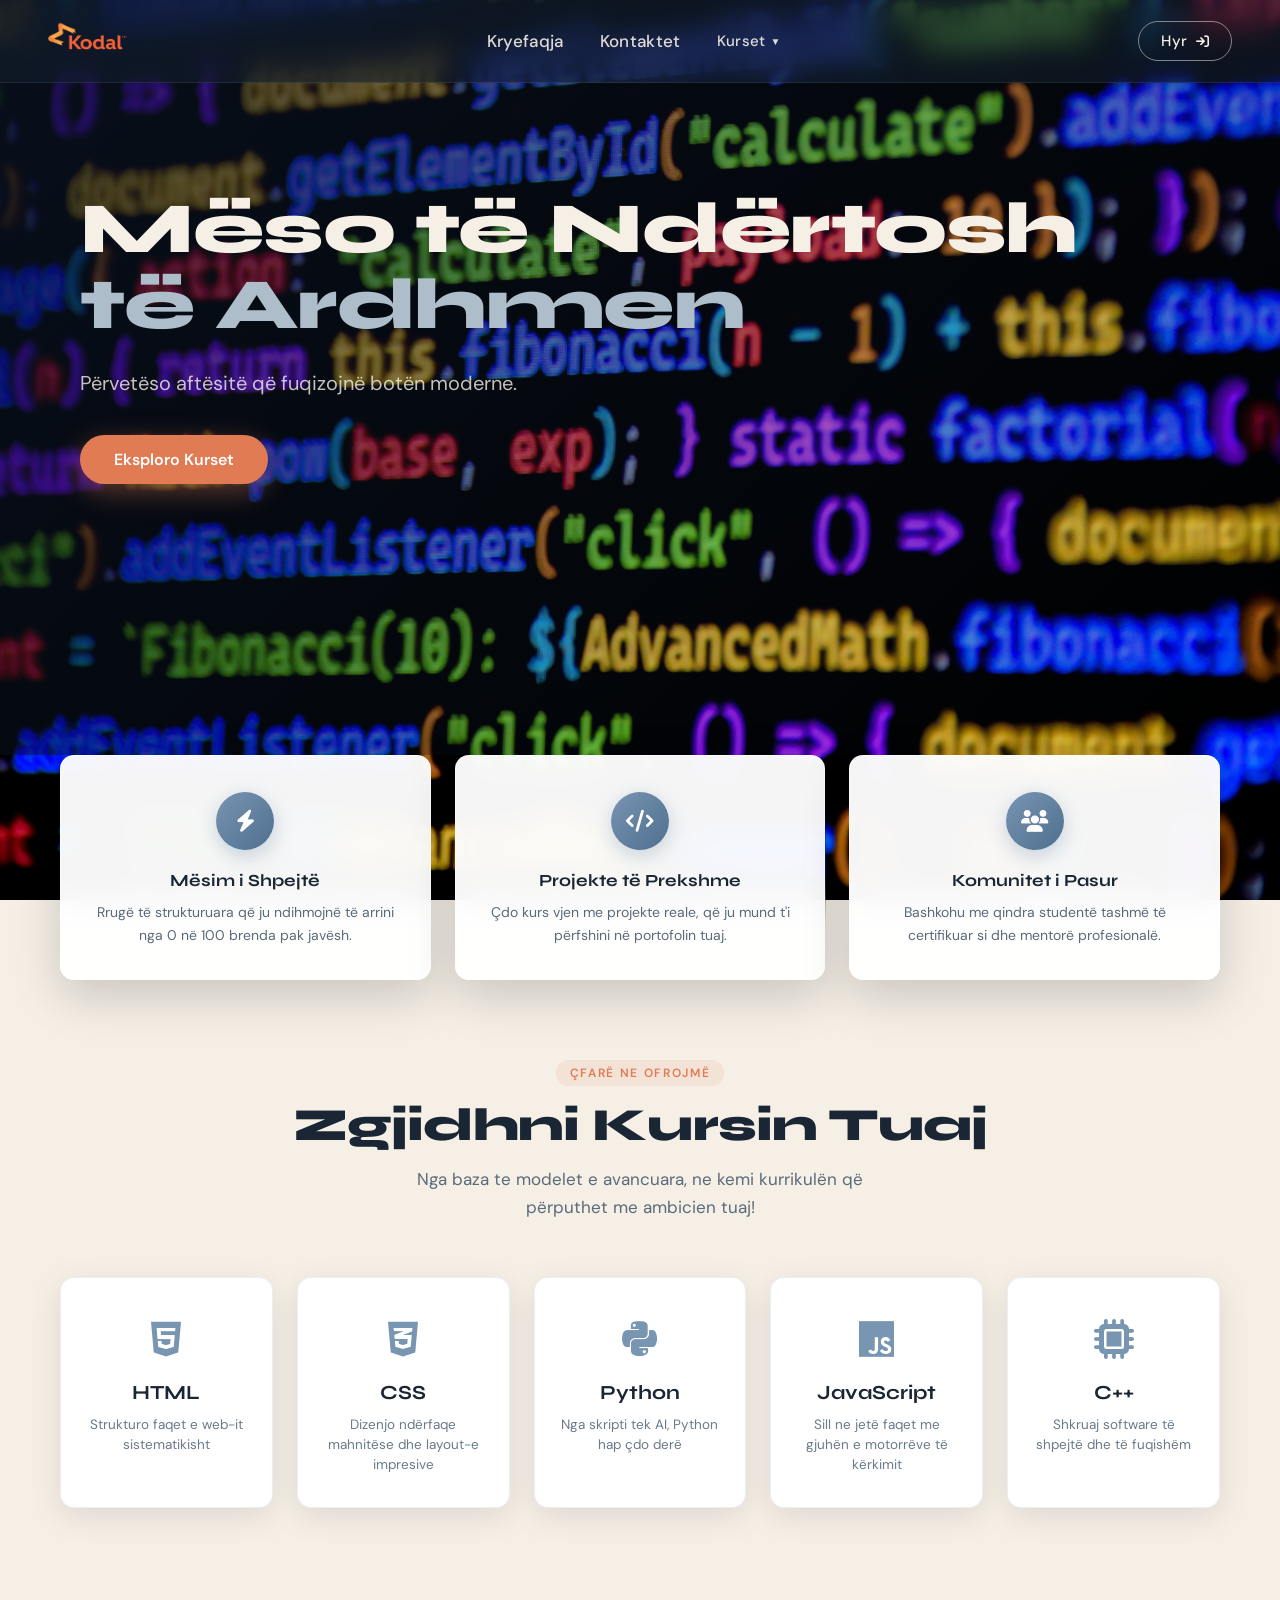
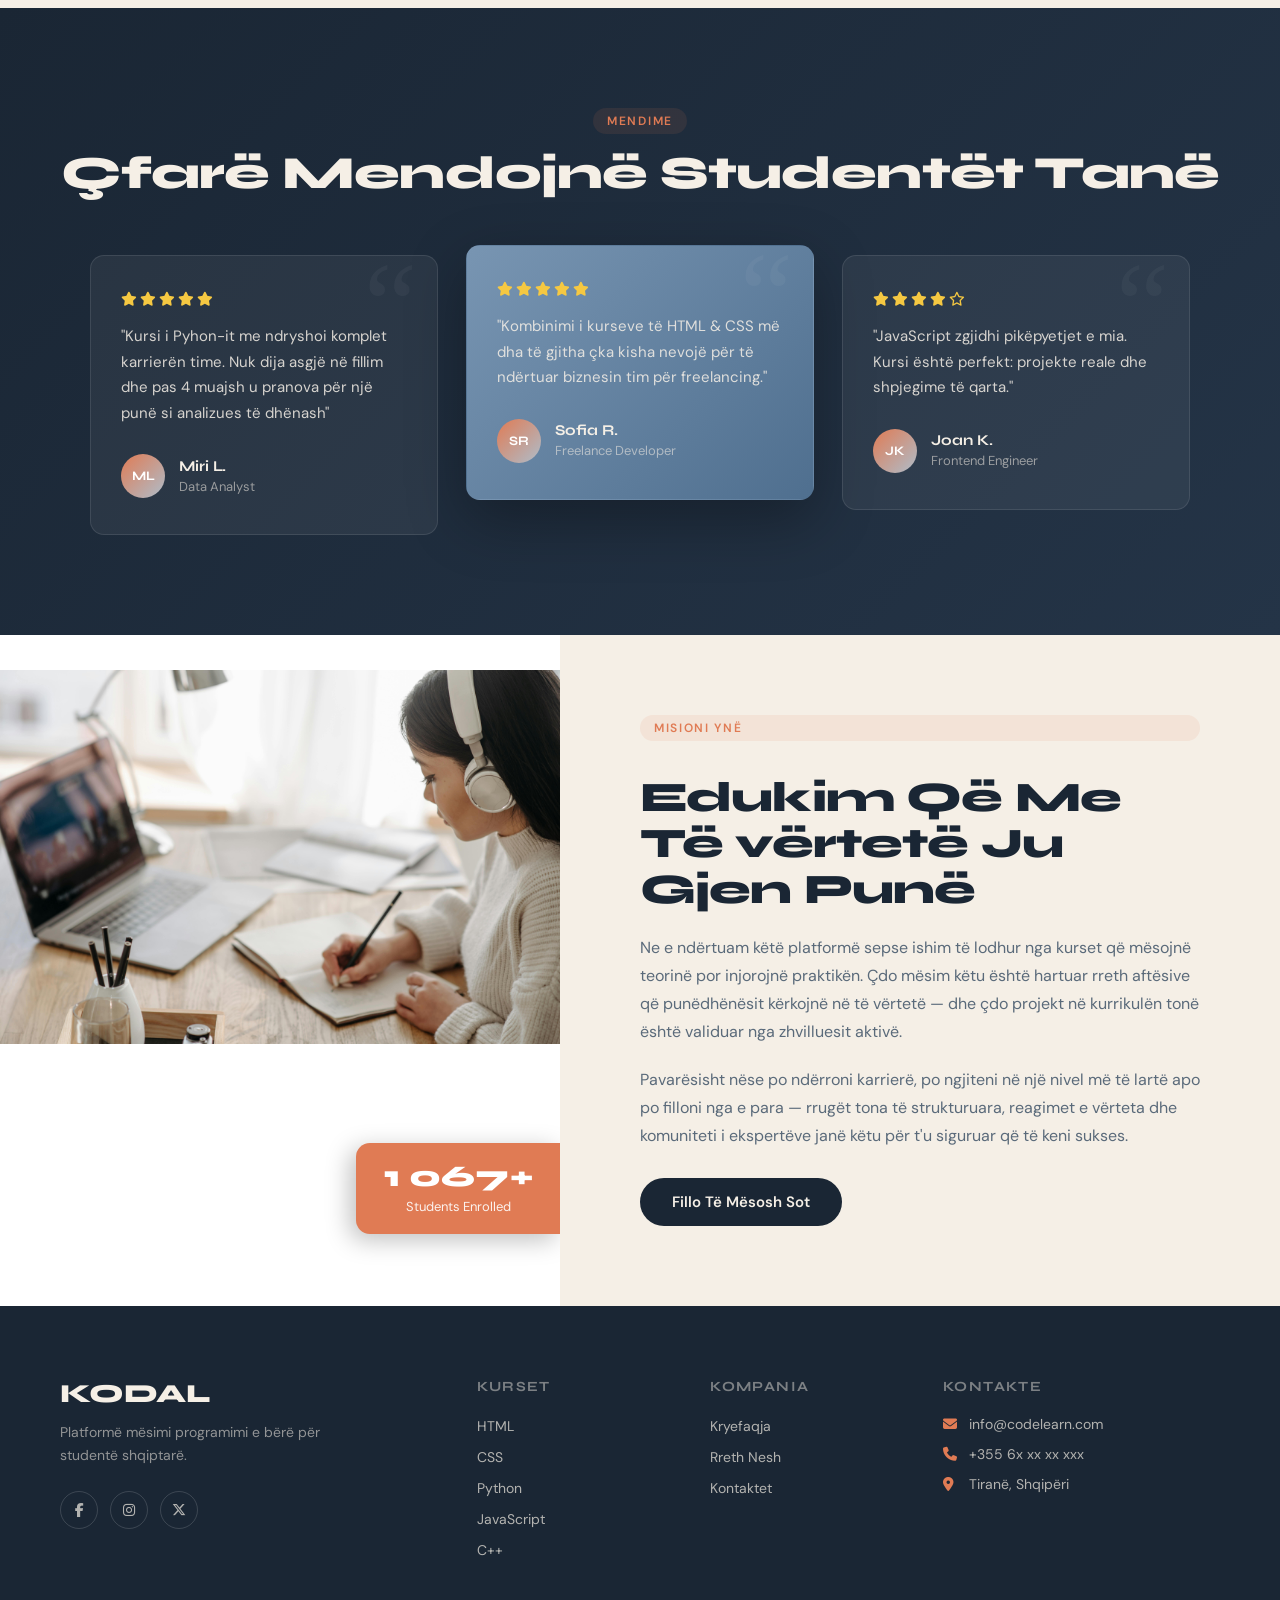
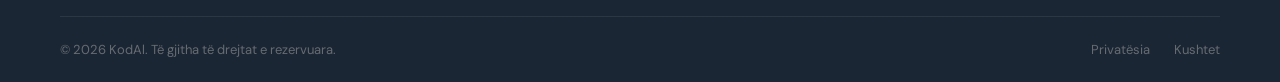
<file: index.html>
<!DOCTYPE html>
<html lang="sq">
<head>
    <meta charset="UTF-8">
    <meta name="viewport" content="width=device-width, initial-scale=1.0">
    <title>KodAl – Master Modern Development</title>
    <link rel="stylesheet" href="stylee.css">
    <link href="https://fonts.googleapis.com/css2?family=Syne:wght@400;600;700;800&family=DM+Sans:wght@300;400;500&display=swap" rel="stylesheet">
    <link rel="stylesheet" href="https://cdnjs.cloudflare.com/ajax/libs/font-awesome/6.5.0/css/all.min.css">
</head>
<body>

<!-- NAVBAR -->
<header>
    <nav class="toolbar">
        <div class="logo-container">
        <img src="media/zril.png" alt="Site Logo">
        </div>
        <div class="leftnav">
            <a href="index.html">Kryefaqja</a>
            <a href="contact.html">Kontaktet</a>
            <div class="dropdown-wrapper">
                <button class="dropdown-trigger">
                    Kurset <span class="arrow">&#9660;</span>
                </button>
                <div class="dropdown-menu">
                    <a href="html-course.html"><i class="fa-brands fa-html5" style="color:#e34c26;"></i> HTML</a>
                    <a href="css-course.html"><i class="fa-brands fa-css3-alt" style="color:#264de4;"></i> CSS</a>
                    <a href="python-course.html"><i class="fa-brands fa-python" style="color:#ffd43b;"></i> Python</a>
                    <a href="javascript-course.html"><i class="fa-brands fa-js" style="color:#f7df1e;"></i> JavaScript</a>
                    <a href="cpp-course.html"><i class="fa-solid fa-microchip" style="color:#00bfff;"></i> C++</a>
                </div>
            </div>
        </div>
        <div class="rightnav">
            <a href="login.html" class="login-btn">
                <span class="login-btn-text">Hyr</span>
                <i class="fa-solid fa-arrow-right-to-bracket login-icon"></i>
            </a>
        </div>
    </nav>
</header>

<!-- HERO -->
<section class="hero-section">
    <div class="hero-overlay">
        <h1 class="hero-title">Mëso të Ndërtosh<br><span>të Ardhmen</span></h1>
        <p class="hero-sub">Përvetëso aftësitë që fuqizojnë botën moderne.</p>
        <a href="#courses" class="hero-cta">Eksploro Kurset</a>
    </div>

    <!-- FEATURE CARDS — anchored to bottom of hero -->
    <div class="feature-cards">
        <div class="feature-card">
            <div class="feature-icon"><i class="fa-solid fa-bolt"></i></div>
            <h3>Mësim i Shpejtë </h3>
            <p>Rrugë të strukturuara që ju ndihmojnë të arrini nga 0 në 100 brenda pak javësh.</p>
        </div>
        <div class="feature-card">
            <div class="feature-icon"><i class="fa-solid fa-code"></i></div>
            <h3>Projekte të Prekshme</h3>
            <p>Çdo kurs vjen me projekte reale, që ju mund t'i përfshini në portofolin tuaj.</p>
        </div>
        <div class="feature-card">
            <div class="feature-icon"><i class="fa-solid fa-users"></i></div>
            <h3>Komunitet i Pasur</h3>
            <p>Bashkohu me qindra studentë tashmë të certifikuar si dhe mentorë profesionalë.</p>
        </div>
    </div>
</section>

<!-- COURSES SECTION -->
<section class="courses-section" id="courses">
    <div class="section-header">
        <span class="section-label">Çfarë ne ofrojmë</span>
        <h2>Zgjidhni Kursin Tuaj</h2>
        <p>Nga baza te modelet e avancuara, ne kemi kurrikulën që përputhet me ambicien tuaj!</p>
    </div>
    <div class="services-grid">
        <a href="html-course.html" class="service-box">
            <div class="service-icon"><i class="fa-brands fa-html5"></i></div>
            <span>HTML</span>
            <p class="service-desc">Strukturo faqet e web-it sistematikisht</p>
        </a>
        <a href="css-course.html" class="service-box">
            <div class="service-icon"><i class="fa-brands fa-css3-alt"></i></div>
            <span>CSS</span>
            <p class="service-desc">Dizenjo ndërfaqe mahnitëse dhe layout-e impresive</p>
        </a>
        <a href="python-course.html" class="service-box">
            <div class="service-icon"><i class="fa-brands fa-python"></i></div>
            <span>Python</span>
            <p class="service-desc">Nga skripti tek AI, Python hap çdo derë</p>
        </a>
        <a href="javascript-course.html" class="service-box">
            <div class="service-icon"><i class="fa-brands fa-js"></i></div>
            <span>JavaScript</span>
            <p class="service-desc">Sill ne jetë faqet me gjuhën e motorrëve të kërkimit</p>
        </a>
        <a href="cpp-course.html" class="service-box">
            <div class="service-icon"><i class="fa-solid fa-microchip"></i></div>
            <span>C++</span>
            <p class="service-desc">Shkruaj software të shpejtë dhe të fuqishëm</p>
        </a>
    </div>
</section>

<!-- REVIEWS SECTION -->
<section class="reviews-section">
    <div class="section-header light">
        <span class="section-label">Mendime</span>
        <h2>Çfarë Mendojnë Studentët Tanë</h2>
    </div>
    <div class="reviews-grid">
        <div class="review-card">
            <div class="review-stars">
                <i class="fa-solid fa-star"></i><i class="fa-solid fa-star"></i><i class="fa-solid fa-star"></i><i class="fa-solid fa-star"></i><i class="fa-solid fa-star"></i>
            </div>
            <p>"Kursi i Pyhon-it me ndryshoi komplet karrierën time. Nuk dija asgjë në fillim dhe pas 4 muajsh u pranova për një punë si analizues të dhënash"</p>
            <div class="reviewer">
                <div class="reviewer-avatar">ML</div>
                <div>
                    <strong>Miri L.</strong>
                    <span>Data Analyst</span>
                </div>
            </div>
        </div>
        <div class="review-card featured">
            <div class="review-stars">
                <i class="fa-solid fa-star"></i><i class="fa-solid fa-star"></i><i class="fa-solid fa-star"></i><i class="fa-solid fa-star"></i><i class="fa-solid fa-star"></i>
            </div>
            <p>"Kombinimi i kurseve të HTML & CSS më dha të gjitha çka kisha nevojë për të ndërtuar biznesin tim për freelancing."</p>
            <div class="reviewer">
                <div class="reviewer-avatar">SR</div>
                <div>
                    <strong>Sofia R.</strong>
                    <span>Freelance Developer</span>
                </div>
            </div>
        </div>
        <div class="review-card">
            <div class="review-stars">
                <i class="fa-solid fa-star"></i><i class="fa-solid fa-star"></i><i class="fa-solid fa-star"></i><i class="fa-solid fa-star"></i><i class="fa-regular fa-star"></i>
            </div>
            <p>"JavaScript zgjidhi pikëpyetjet e mia. Kursi është perfekt: projekte reale dhe shpjegime të qarta."</p>
            <div class="reviewer">
                <div class="reviewer-avatar">JK</div>
                <div>
                    <strong>Joan K.</strong>
                    <span>Frontend Engineer</span>
                </div>
            </div>
        </div>
    </div>
</section>

<!-- ABOUT / PHOTO + PARAGRAPH SECTION -->
<section class="about-section">
    <div class="about-image">
        <img src="media/pexels-pavel-danilyuk-7120911.jpg" alt="Learning environment">
        <div class="about-image-badge">
            <strong>1 067+</strong>
            <span>Students Enrolled</span>
        </div>
    </div>
    <div class="about-content">
        <span class="section-label">Misioni Ynë</span>
        <h2>Edukim Që Me Të vërtetë Ju Gjen Punë</h2>
        <p>Ne e ndërtuam këtë platformë sepse ishim të lodhur nga kurset që mësojnë teorinë por injorojnë praktikën. Çdo mësim këtu është hartuar rreth aftësive që punëdhënësit kërkojnë në të vërtetë — dhe çdo projekt në kurrikulën tonë është validuar nga zhvilluesit aktivë.</p>
        <p>Pavarësisht nëse po ndërroni karrierë, po ngjiteni në një nivel më të lartë apo po filloni nga e para — rrugët tona të strukturuara, reagimet e vërteta dhe komuniteti i ekspertëve janë këtu për t'u siguruar që të keni sukses.</p>
        <a href="#courses" class="about-cta">Fillo Të Mësosh Sot</a>
    </div>
</section>

<!-- FOOTER -->
<footer class="footer">
    <div class="footer-container">
        <div class="footer-brand">
            <h3>KODAL</h3>
            <p>Platformë mësimi programimi e bërë për studentë shqiptarë.</p>
            <div class="footer-social-icons">
                <a href="#" aria-label="Facebook"><i class="fa-brands fa-facebook-f"></i></a>
                <a href="#" aria-label="Instagram"><i class="fa-brands fa-instagram"></i></a>
                <a href="#" aria-label="Twitter"><i class="fa-brands fa-x-twitter"></i></a>
            </div>
        </div>
        <div class="footer-links">
            <h4>Kurset</h4>
            <ul>
                <li><a href="html-course.html">HTML</a></li>
                <li><a href="css-course.html">CSS</a></li>
                <li><a href="python-course.html">Python</a></li>
                <li><a href="javascript-course.html">JavaScript</a></li>
                <li><a href="cpp-course.html">C++</a></li>
            </ul>
        </div>
        <div class="footer-links">
            <h4>Kompania</h4>
            <ul>
                <li><a href="index.html">Kryefaqja</a></li>
                <li><a href="contact.html">Rreth Nesh</a></li>
                <li><a href="contact.html">Kontaktet</a></li>
            </ul>
        </div>
        <div class="footer-contact-block">
            <h4>Kontakte</h4>
            <p><i class="fa-solid fa-envelope"></i> info@codelearn.com</p>
            <p><i class="fa-solid fa-phone"></i> +355 6x xx xx xxx</p>
            <p><i class="fa-solid fa-location-dot"></i> Tiranë, Shqipëri</p>
        </div>
    </div>
    <div class="footer-bottom">
        <p>© 2026 KodAl. Të gjitha të drejtat e rezervuara.</p>
        <div class="footer-bottom-links">
            <a href="#">Privatësia</a>
            <a href="#">Kushtet</a>
        </div>
    </div>
</footer>


    <script src="auth.js"></script>

</body>
</html>
</file>
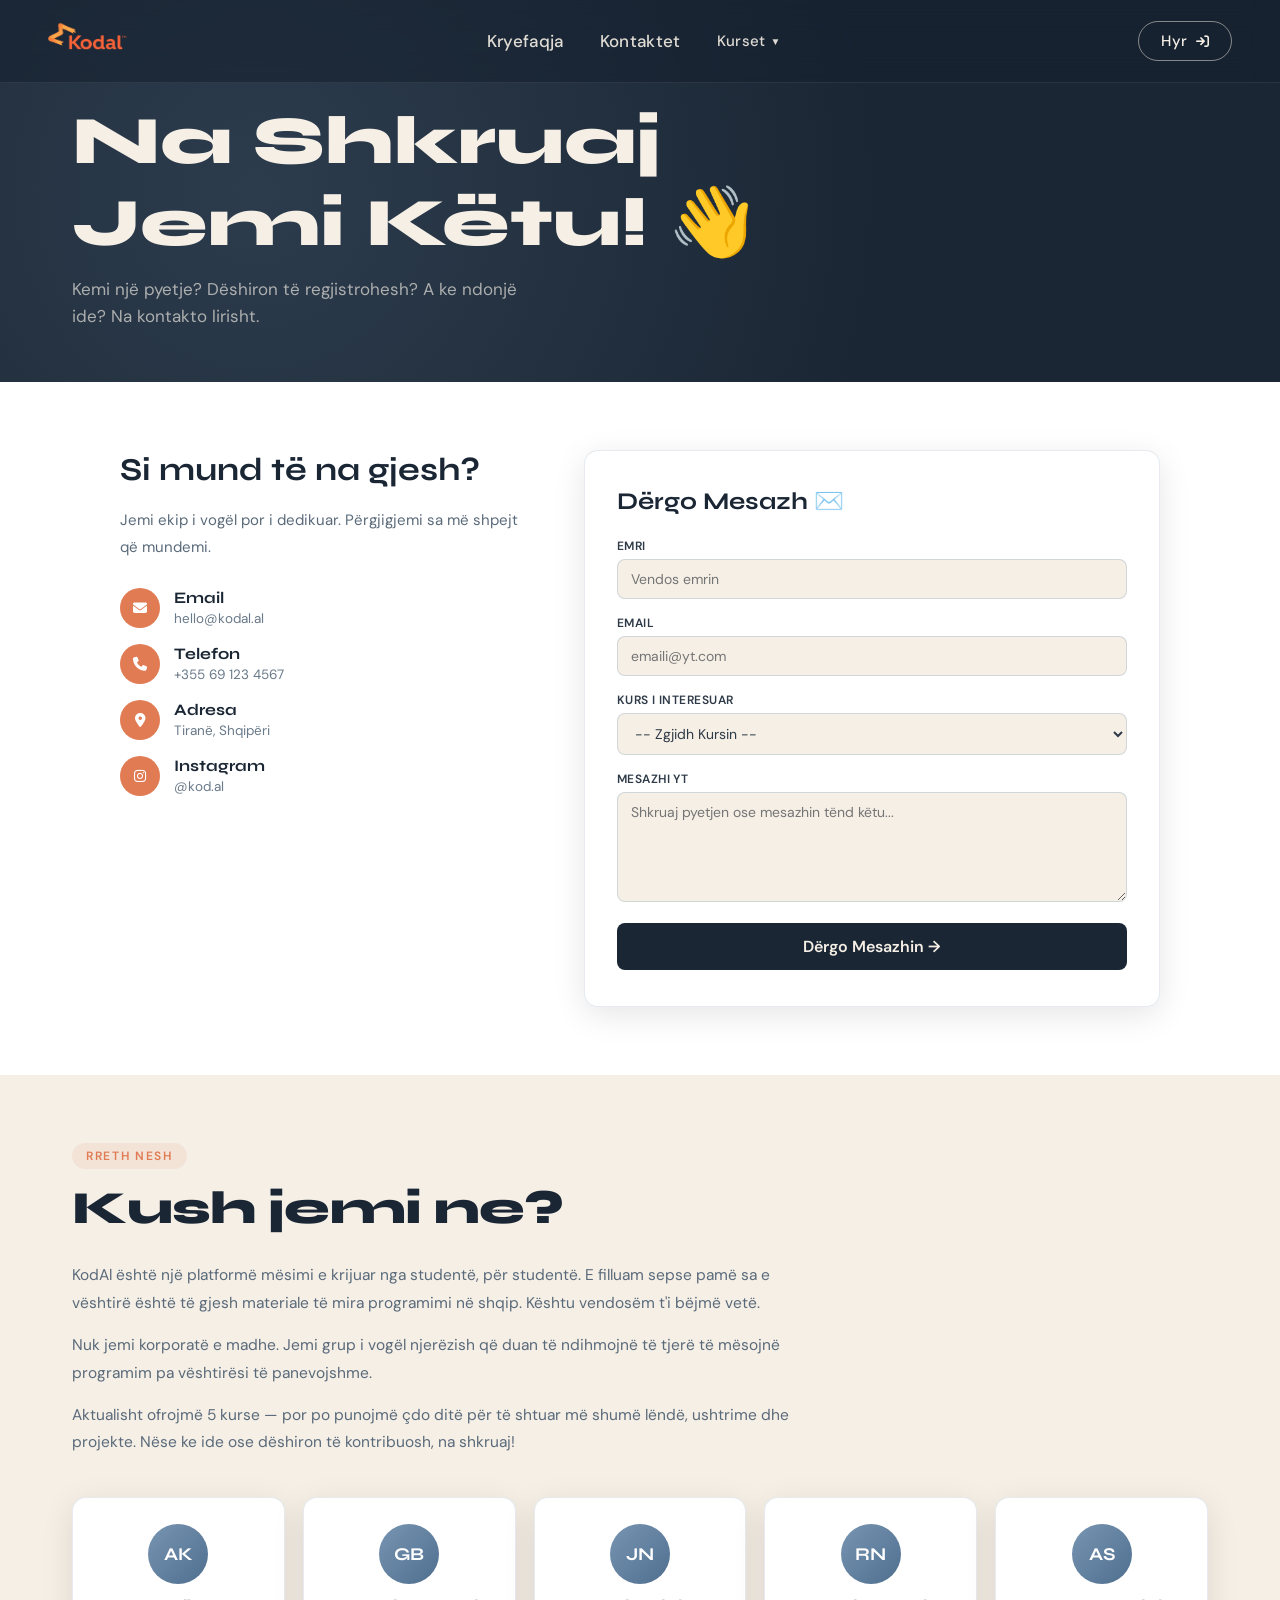
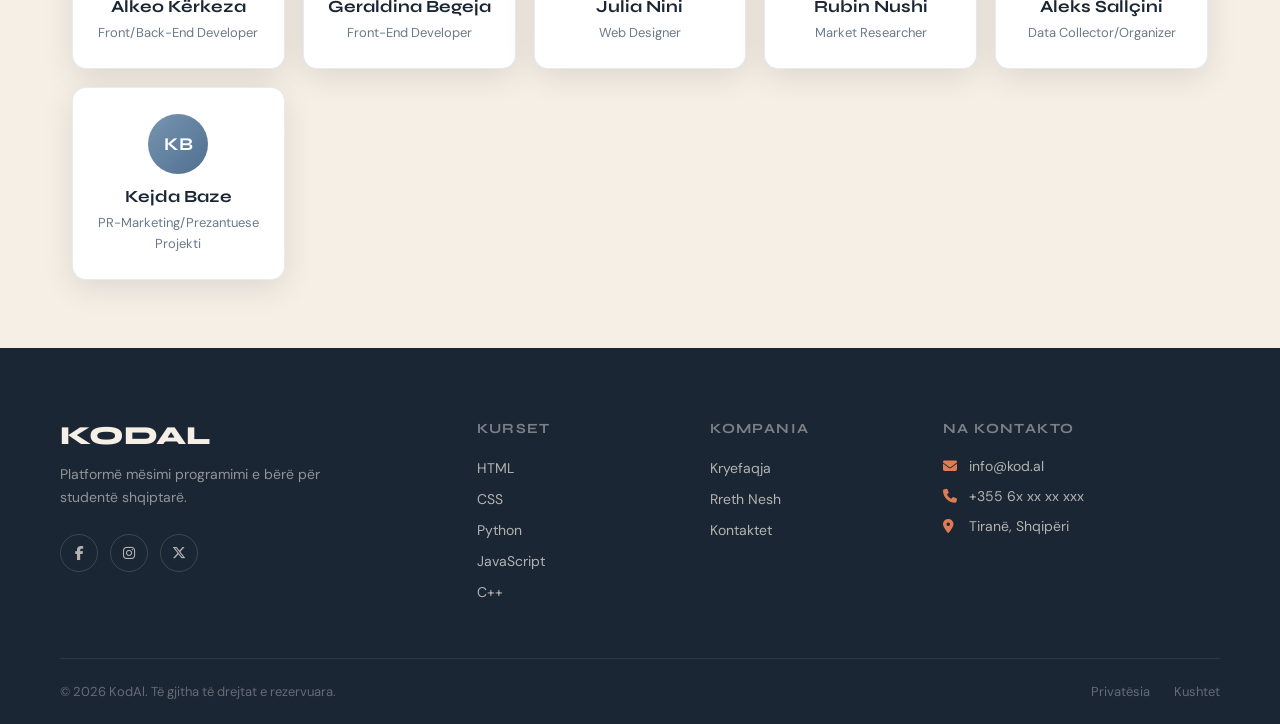
<file: contact.html>
<!DOCTYPE html>
<html lang="sq">
<head>
    <meta charset="UTF-8">
    <meta name="viewport" content="width=device-width, initial-scale=1.0">
    <title>Kontaktet & Rreth Nesh – KODAL</title>
    <link rel="stylesheet" href="stylee.css">
    <link href="https://fonts.googleapis.com/css2?family=Syne:wght@400;600;700;800&family=DM+Sans:wght@300;400;500&display=swap" rel="stylesheet">
    <link rel="stylesheet" href="https://cdnjs.cloudflare.com/ajax/libs/font-awesome/6.5.0/css/all.min.css">
</head>
<body>

<header>
    <nav class="toolbar">
        <div class="logo-container">
            <img src="media/zril.png" alt="Site Logo">
        </div>
        <div class="leftnav">
            <a href="index.html">Kryefaqja</a>
            <a href="contact.html">Kontaktet</a>
            <div class="dropdown-wrapper">
                <button class="dropdown-trigger">Kurset <span class="arrow">&#9660;</span></button>
                <div class="dropdown-menu">
                    <a href="html-course.html"><i class="fa-brands fa-html5" style="color:#e34c26;"></i> HTML</a>
                    <a href="css-course.html"><i class="fa-brands fa-css3-alt" style="color:#264de4;"></i> CSS</a>
                    <a href="python-course.html"><i class="fa-brands fa-python" style="color:#ffd43b;"></i> Python</a>
                    <a href="javascript-course.html"><i class="fa-brands fa-js" style="color:#f7df1e;"></i> JavaScript</a>
                    <a href="cpp-course.html"><i class="fa-solid fa-microchip" style="color:#00bfff;"></i> C++</a>
                </div>
            </div>
        </div>
        <div class="rightnav">
            <a href="login.html" class="login-btn">
                <span class="login-btn-text">Hyr</span>
                <i class="fa-solid fa-arrow-right-to-bracket login-icon"></i>
            </a>
        </div>
    </nav>
</header>

<div class="contact-hero">
    <div class="contact-hero-content">
        <h1>Na Shkruaj <br>Jemi Këtu! 👋</h1>
        <p>Kemi një pyetje? Dëshiron të regjistrohesh? A ke ndonjë ide? Na kontakto lirisht.</p>
    </div>
</div>

<section class="contact-page">
    <div class="contact-grid">
        <div class="contact-info">
            <h2>Si mund të na gjesh?</h2>
            <p>Jemi ekip i vogël por i dedikuar. Përgjigjemi sa më shpejt që mundemi.</p>

            <div class="contact-detail">
                <div class="contact-detail-icon"><i class="fa-solid fa-envelope"></i></div>
                <div><strong>Email</strong><span>hello@kodal.al</span></div>
            </div>
            <div class="contact-detail">
                <div class="contact-detail-icon"><i class="fa-solid fa-phone"></i></div>
                <div><strong>Telefon</strong><span>+355 69 123 4567</span></div>
            </div>
            <div class="contact-detail">
                <div class="contact-detail-icon"><i class="fa-solid fa-location-dot"></i></div>
                <div><strong>Adresa</strong><span>Tiranë, Shqipëri</span></div>
            </div>
            <div class="contact-detail">
                <div class="contact-detail-icon"><i class="fa-brands fa-instagram"></i></div>
                <div><strong>Instagram</strong><span>@kod.al</span></div>
            </div>
        </div>

        <div class="contact-form-box">
            <h3>Dërgo Mesazh ✉️</h3>

            <div class="contact-form-status" id="contact-status" style="display:none;"></div>

            <form name="contact" method="POST" data-netlify="true" netlify-honeypot="bot-field" id="contact-form" netlify>
                <input type="hidden" name="form-name" value="contact">
                <p class="hidden-honeypot">
                    <label>Don't fill this out if you're human: <input name="bot-field"></label>
                </p>

                <div class="form-group">
                    <label for="contact-name">Emri</label>
                    <input type="text" id="contact-name" name="name" placeholder="Vendos emrin" required>
                </div>
                <div class="form-group">
                    <label for="contact-email">Email</label>
                    <input type="email" id="contact-email" name="email" placeholder="emaili@yt.com" required>
                </div>
                <div class="form-group">
                    <label for="contact-course">Kurs i Interesuar</label>
                    <select id="contact-course" name="course">
                        <option value="">-- Zgjidh Kursin --</option>
                        <option>HTML</option>
                        <option>CSS</option>
                        <option>Python</option>
                        <option>JavaScript</option>
                        <option>C++</option>
                        <option>Nuk kam vendosur akoma</option>
                    </select>
                </div>
                <div class="form-group">
                    <label for="contact-message">Mesazhi Yt</label>
                    <textarea id="contact-message" name="message" placeholder="Shkruaj pyetjen ose mesazhin tënd këtu..." required></textarea>
                </div>
                <button class="form-submit" type="submit">Dërgo Mesazhin →</button>
            </form>
        </div>
    </div>
</section>

<section class="about-us-section">
    <div class="section-header">
        <span class="section-label">Rreth Nesh</span>
        <h2>Kush jemi ne?</h2>
    </div>
    <p>KodAl është një platformë mësimi e krijuar nga studentë, për studentë. E filluam sepse pamë sa e vështirë është të gjesh materiale të mira programimi në shqip. Kështu vendosëm t'i bëjmë vetë.</p>
    <p>Nuk jemi korporatë e madhe. Jemi grup i vogël njerëzish që duan të ndihmojnë të tjerë të mësojnë programim pa vështirësi të panevojshme.</p>
    <p>Aktualisht ofrojmë 5 kurse — por po punojmë çdo ditë për të shtuar më shumë lëndë, ushtrime dhe projekte. Nëse ke ide ose dëshiron të kontribuosh, na shkruaj!</p>

    <div class="team-grid">
        <div class="team-card">
            <div class="team-avatar">AK</div>
            <h4>Alkeo Kërkeza</h4>
            <span>Front/Back-End Developer</span>
        </div>
        <div class="team-card">
            <div class="team-avatar">GB</div>
            <h4>Geraldina Begeja</h4>
            <span>Front-End Developer</span>
        </div>
        <div class="team-card">
            <div class="team-avatar">JN</div>
            <h4>Julia Nini</h4>
            <span>Web Designer</span>
        </div>
        <div class="team-card">
            <div class="team-avatar">RN</div>
            <h4>Rubin Nushi</h4>
            <span>Market Researcher</span>
        </div>
        <div class="team-card">
            <div class="team-avatar">AS</div>
            <h4>Aleks Sallçini</h4>
            <span>Data Collector/Organizer</span>
        </div>
        <div class="team-card">
            <div class="team-avatar">KB</div>
            <h4>Kejda Baze</h4>
            <span>PR-Marketing/Prezantuese Projekti</span>
        </div>
    </div>
</section>

<!-- FOOTER -->
<footer class="footer">
    <div class="footer-container">
        <div class="footer-brand">
            <h3>KODAL</h3>
            <p>Platformë mësimi programimi e bërë për studentë shqiptarë.</p>
            <div class="footer-social-icons">
                <a href="#"><i class="fa-brands fa-facebook-f"></i></a>
                <a href="#"><i class="fa-brands fa-instagram"></i></a>
                <a href="#"><i class="fa-brands fa-x-twitter"></i></a>
            </div>
        </div>
        <div class="footer-links">
            <h4>Kurset</h4>
            <ul>
                <li><a href="html-course.html">HTML</a></li>
                <li><a href="css-course.html">CSS</a></li>
                <li><a href="python-course.html">Python</a></li>
                <li><a href="javascript-course.html">JavaScript</a></li>
                <li><a href="cpp-course.html">C++</a></li>
            </ul>
        </div>
        <div class="footer-links">
            <h4>Kompania</h4>
            <ul>
                <li><a href="index.html">Kryefaqja</a></li>
                <li><a href="contact.html">Rreth Nesh</a></li>
                <li><a href="contact.html">Kontaktet</a></li>
            </ul>
        </div>
        <div class="footer-contact-block">
            <h4>Na Kontakto</h4>
            <p><i class="fa-solid fa-envelope"></i> info@kod.al</p>
            <p><i class="fa-solid fa-phone"></i> +355 6x xx xx xxx</p>
            <p><i class="fa-solid fa-location-dot"></i> Tiranë, Shqipëri</p>
        </div>
    </div>
    <div class="footer-bottom">
        <p>© 2026 KodAl. Të gjitha të drejtat e rezervuara.</p>
        <div class="footer-bottom-links">
            <a href="#">Privatësia</a>
            <a href="#">Kushtet</a>
        </div>
    </div>
</footer>

<script src="auth.js"></script>
<script>
document.addEventListener('DOMContentLoaded', () => {
    const form = document.getElementById('contact-form');
    const status = document.getElementById('contact-status');
    const button = document.querySelector('.form-submit');

    const showStatus = (message, ok = true) => {
        status.textContent = message;
        status.className = `contact-form-status ${ok ? 'success' : 'error'}`;
        status.style.display = 'block';
    };

    form.addEventListener('submit', async (e) => {
        e.preventDefault();
        button.disabled = true;
        button.textContent = 'Duke dërguar...';

        const formData = new FormData(form);
        const body = new URLSearchParams();
        for (const [key, value] of formData.entries()) body.append(key, value);

        try {
            const response = await fetch('/', {
                method: 'POST',
                headers: { 'Content-Type': 'application/x-www-form-urlencoded' },
                body: body.toString(),
            });

            if (!response.ok && response.status !== 200) {
                throw new Error('Submission failed');
            }

            form.reset();
            showStatus('Mesazhi u dërgua me sukses.', true);
        } catch (err) {
            showStatus('Mesazhi nuk u dërgua ende. Provo përsëri.', false);
        } finally {
            button.disabled = false;
            button.textContent = 'Dërgo Mesazhin →';
        }
    });
});
</script>
</body>
</html>
</file>
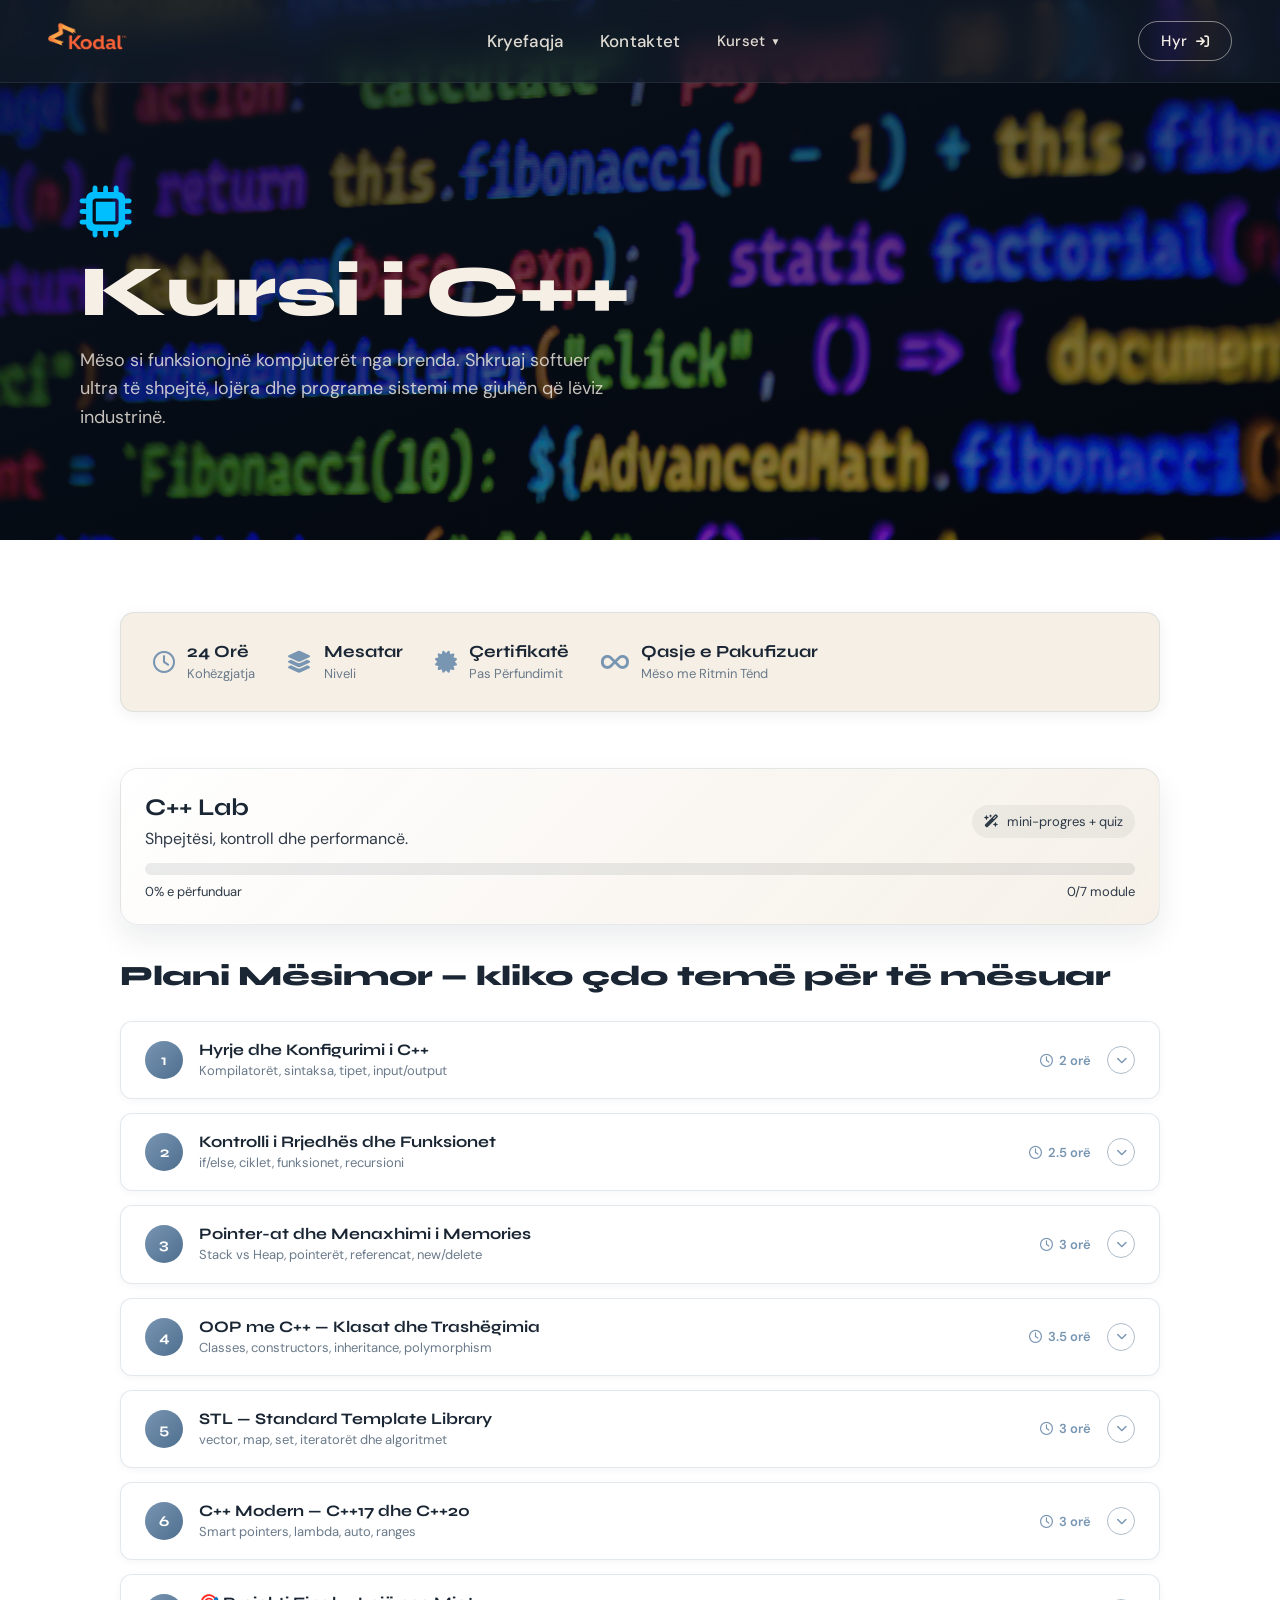
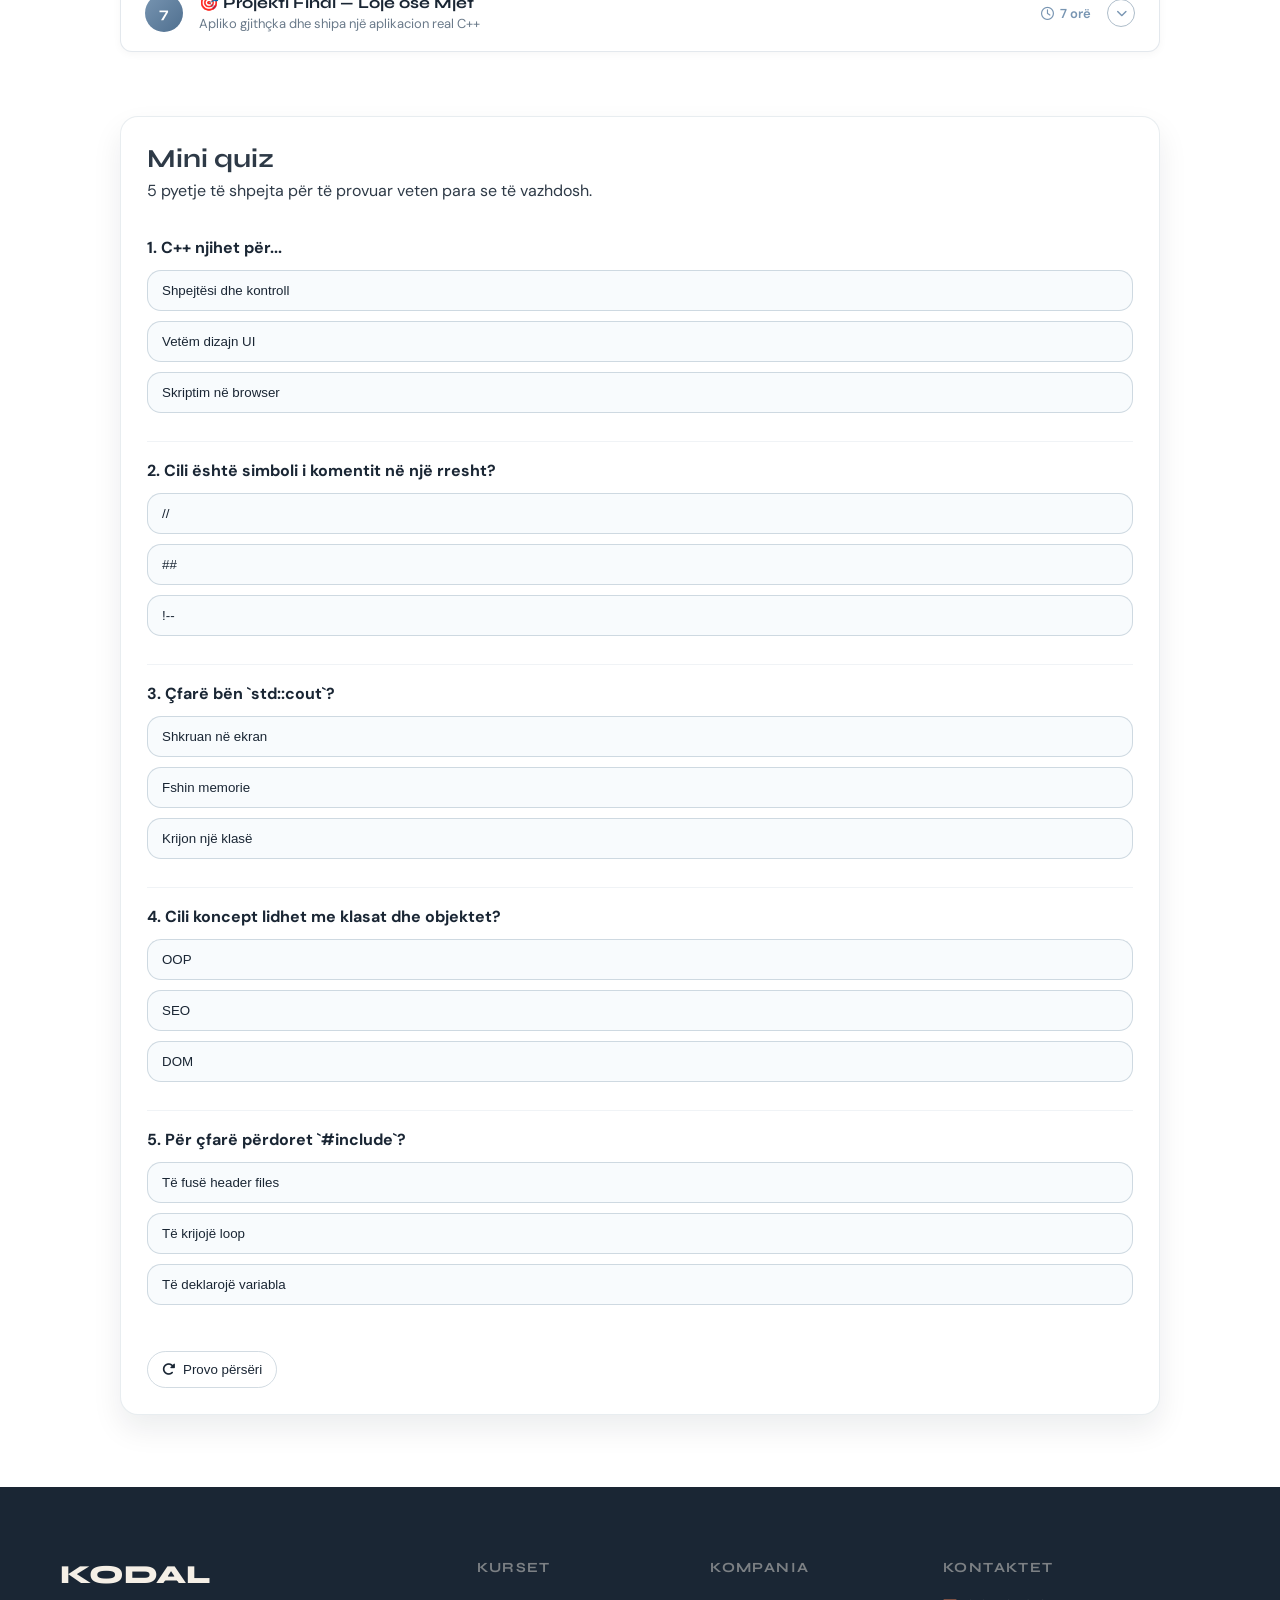
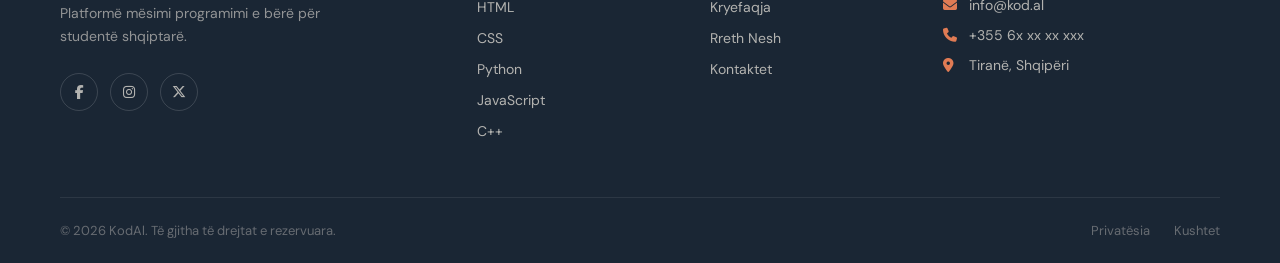
<file: cpp-course.html>
<!DOCTYPE html>
<html lang="sq">
<head>
    <meta charset="UTF-8">
    <meta name="viewport" content="width=device-width, initial-scale=1.0">
    <title>Kursi C++ – KodAl</title>
    <link rel="stylesheet" href="stylee.css">
    <link href="https://fonts.googleapis.com/css2?family=Syne:wght@400;600;700;800&family=DM+Sans:wght@300;400;500&display=swap" rel="stylesheet">
    <link rel="stylesheet" href="https://cdnjs.cloudflare.com/ajax/libs/font-awesome/6.5.0/css/all.min.css">
</head>
<body>

<header>
    <nav class="toolbar">
        <div class="logo-container"><img src="media/zril.png" alt="KodAl Logo"></div>
        <div class="leftnav">
            <a href="index.html">Kryefaqja</a>
            <a href="contact.html">Kontaktet</a>
            <div class="dropdown-wrapper">
                <button class="dropdown-trigger">Kurset <span class="arrow">&#9660;</span></button>
                <div class="dropdown-menu">
                    <a href="html-course.html"><i class="fa-brands fa-html5" style="color:#e34c26;"></i> HTML</a>
                    <a href="css-course.html"><i class="fa-brands fa-css3-alt" style="color:#264de4;"></i> CSS</a>
                    <a href="python-course.html"><i class="fa-brands fa-python" style="color:#ffd43b;"></i> Python</a>
                    <a href="javascript-course.html"><i class="fa-brands fa-js" style="color:#f7df1e;"></i> JavaScript</a>
                    <a href="cpp-course.html"><i class="fa-solid fa-microchip" style="color:#00bfff;"></i> C++</a>
                </div>
            </div>
        </div>
        <div class="rightnav">
            <a href="login.html" class="login-btn">
                <span class="login-btn-text">Hyr</span>
                <i class="fa-solid fa-arrow-right-to-bracket login-icon"></i>
            </a>
        </div>
    </nav>
</header>

<section class="course-hero">
    <div class="course-hero-bg">
        <img src="media/pexels-peaky-31177054.jpg" alt="C++ kursi">
    </div>
    <div class="course-hero-overlay"></div>
    <div class="course-hero-content">
        <i class="fa-solid fa-microchip course-hero-icon" style="color:#00bfff;"></i>
        <h1>Kursi i C++</h1>
        <p>Mëso si funksionojnë kompjuterët nga brenda. Shkruaj softuer ultra të shpejtë, lojëra dhe programe sistemi me gjuhën që lëviz industrinë.</p>
    </div>
</section>

<div class="course-body">
    <div class="course-meta">
        <div class="course-meta-item"><i class="fa-regular fa-clock"></i><div><strong>24 Orë</strong><span>Kohëzgjatja</span></div></div>
        <div class="course-meta-item"><i class="fa-solid fa-layer-group"></i><div><strong>Mesatar</strong><span>Niveli</span></div></div>
        <div class="course-meta-item"><i class="fa-solid fa-certificate"></i><div><strong>Çertifikatë</strong><span>Pas Përfundimit</span></div></div>
        <div class="course-meta-item"><i class="fa-solid fa-infinity"></i><div><strong>Qasje e Pakufizuar</strong><span>Mëso me Ritmin Tënd</span></div></div>
    </div>

    <h2 class="course-section-title">Plani Mësimor — kliko çdo temë për të mësuar</h2>

    <div class="course-modules">

        <div class="module-item">
            <div class="module-header" onclick="toggle(this)">
                <div class="module-num">1</div>
                <div class="module-header-text">
                    <h4>Hyrje dhe Konfigurimi i C++</h4>
                    <p>Kompilatorët, sintaksa, tipet, input/output</p>
                </div>
                <div class="module-duration"><i class="fa-regular fa-clock"></i> 2 orë</div>
                <div class="module-toggle"><i class="fa-solid fa-chevron-down"></i></div>
            </div>
            <div class="module-body"><div class="module-content">
                <p>C++ u krijua nga Bjarne Stroustrup në vitet 1980 si extension i gjuhës C. Sot fuqizon lojërat AAA (Unreal Engine), sistemet operative, softuerët financiarë dhe çdo aplikacion ku performanca është kritike.</p>
                <p>Ndryshe nga Python ose JavaScript, C++ <strong>kompilohet drejtpërdrejt në instruksione makinerie</strong>. Kjo e bën shumë të shpejtë — por kërkon më shumë kujdes nga programuesi.</p>
                <p><strong>Setup:</strong> Instalo <strong>MinGW-w64</strong> (Windows) ose GCC (Linux/Mac) dhe <strong>VS Code</strong> me shtesën C/C++.</p>
                <div class="code-block"><span class="c">// Programi i parë C++</span>
<span class="tag">#include</span> <span class="str">&lt;iostream&gt;</span>   <span class="c">// libraria kryesore I/O</span>
<span class="tag">#include</span> <span class="str">&lt;string&gt;</span>

<span class="kw">using namespace</span> std;  <span class="c">// nuk duhet të shkruajmë std:: gjithmonë</span>

<span class="kw">int</span> <span class="fn">main</span>() {
    <span class="c">// Outputi — cout dhe endl</span>
    cout &lt;&lt; <span class="str">"Pershendetje Bote!"</span> &lt;&lt; endl;

    <span class="c">// Variablat dhe tipet</span>
    <span class="kw">int</span>    mosha   = <span class="num">20</span>;         <span class="c">// numër i plotë</span>
    <span class="kw">double</span> nota    = <span class="num">9.5</span>;        <span class="c">// numër dhjetor</span>
    <span class="kw">bool</span>   aktiv   = <span class="kw">true</span>;      <span class="c">// boolean</span>
    string emri   = <span class="str">"Arta"</span>;     <span class="c">// tekst</span>
    <span class="kw">char</span>   shkronja = <span class="str">'A'</span>;      <span class="c">// një karakter</span>

    cout &lt;&lt; <span class="str">"Emri: "</span> &lt;&lt; emri &lt;&lt; <span class="str">", Mosha: "</span> &lt;&lt; mosha &lt;&lt; endl;

    <span class="c">// Input nga përdoruesi</span>
    string pyetje;
    cout &lt;&lt; <span class="str">"Si te quajne? "</span>;
    cin &gt;&gt; pyetje;
    cout &lt;&lt; <span class="str">"Mire se erdhe, "</span> &lt;&lt; pyetje &lt;&lt; <span class="str">"!"</span> &lt;&lt; endl;

    <span class="kw">return</span> <span class="num">0</span>;  <span class="c">// 0 = programi u mbyll me sukses</span>
}</div>
                <div class="tip"><strong>💡 Kompilimi:</strong> Ruaj si <code style="background:#fff3cd;color:#856404;padding:1px 5px;border-radius:3px;">program.cpp</code>, pastaj në terminal: <code style="background:#fff3cd;color:#856404;padding:1px 5px;border-radius:3px;">g++ program.cpp -o program</code>, pastaj ekzekuto me <code style="background:#fff3cd;color:#856404;padding:1px 5px;border-radius:3px;">./program</code>. Çdo herë që ndryshon kodin duhet të rekompilohet!</div>
            </div></div>
        </div>

        <div class="module-item">
            <div class="module-header" onclick="toggle(this)">
                <div class="module-num">2</div>
                <div class="module-header-text">
                    <h4>Kontrolli i Rrjedhës dhe Funksionet</h4>
                    <p>if/else, ciklet, funksionet, recursioni</p>
                </div>
                <div class="module-duration"><i class="fa-regular fa-clock"></i> 2.5 orë</div>
                <div class="module-toggle"><i class="fa-solid fa-chevron-down"></i></div>
            </div>
            <div class="module-body"><div class="module-content">
                <p>Kontrolli i rrjedhës në C++ është shumë i ngjashëm me gjuhë të tjera. Kujdes: C++ kërkon <strong>kllapkave {} për blloqet</strong> dhe <strong>; pas çdo deklarate</strong>.</p>
                <div class="code-block"><span class="c">// if / else if / else</span>
<span class="kw">int</span> nota = <span class="num">85</span>;
<span class="kw">if</span> (nota >= <span class="num">90</span>) {
    cout &lt;&lt; <span class="str">"Shkelqyeshem!"</span> &lt;&lt; endl;
} <span class="kw">else if</span> (nota >= <span class="num">60</span>) {
    cout &lt;&lt; <span class="str">"Kaloi!"</span> &lt;&lt; endl;
} <span class="kw">else</span> {
    cout &lt;&lt; <span class="str">"Nuk kaloi."</span> &lt;&lt; endl;
}

<span class="c">// for loop</span>
<span class="kw">for</span> (<span class="kw">int</span> i = <span class="num">0</span>; i &lt; <span class="num">5</span>; i++) {
    cout &lt;&lt; <span class="str">"Hapi: "</span> &lt;&lt; i &lt;&lt; endl;
}

<span class="c">// while loop</span>
<span class="kw">int</span> numri = <span class="num">1</span>;
<span class="kw">while</span> (numri &lt;= <span class="num">5</span>) {
    cout &lt;&lt; numri * numri &lt;&lt; <span class="str">" "</span>;
    numri++;
}
<span class="c">// 1 4 9 16 25</span>

<span class="c">// Funksion — duhet deklaruar PARA main()</span>
<span class="kw">int</span> <span class="fn">shto</span>(<span class="kw">int</span> a, <span class="kw">int</span> b) {
    <span class="kw">return</span> a + b;
}

<span class="c">// Funksion rekursiv — faktorial</span>
<span class="kw">int</span> <span class="fn">faktorial</span>(<span class="kw">int</span> n) {
    <span class="kw">if</span> (n &lt;= <span class="num">1</span>) <span class="kw">return</span> <span class="num">1</span>;     <span class="c">// rast bazë</span>
    <span class="kw">return</span> n * <span class="fn">faktorial</span>(n - <span class="num">1</span>); <span class="c">// thirrje rekursive</span>
}

<span class="c">// Overloading — funksione me emër të njëjtë, parametra të ndryshëm</span>
<span class="kw">double</span> <span class="fn">shto</span>(<span class="kw">double</span> a, <span class="kw">double</span> b) { <span class="kw">return</span> a + b; }
<span class="c">// C++ zgjedh vetë cila të thirret bazuar te tipi!</span></div>
                <div class="tip"><strong>💡 Deklarimi përpara:</strong> Nëse funksioni të tytësohet pas <code style="background:#fff3cd;color:#856404;padding:1px 5px;border-radius:3px;">main()</code>, duhet të vendosësh <em>prototip</em> para saj: <code style="background:#fff3cd;color:#856404;padding:1px 5px;border-radius:3px;">int shto(int a, int b);</code> — vetëm nënshkrimi, pa trupin.</div>
            </div></div>
        </div>

        <div class="module-item">
            <div class="module-header" onclick="toggle(this)">
                <div class="module-num">3</div>
                <div class="module-header-text">
                    <h4>Pointer-at dhe Menaxhimi i Memories</h4>
                    <p>Stack vs Heap, pointerët, referencat, new/delete</p>
                </div>
                <div class="module-duration"><i class="fa-regular fa-clock"></i> 3 orë</div>
                <div class="module-toggle"><i class="fa-solid fa-chevron-down"></i></div>
            </div>
            <div class="module-body"><div class="module-content">
                <p>Pointer-at janë <strong>koncepti #1 i vështirë në C++</strong> — por edhe #1 i fuqishëm. Një pointer është thjesht një variabël që ruan <strong>adresën e memories</strong> të variablit tjetër. Kuptoje dhe do kuptosh si funksionon kompjuteri.</p>
                <div class="code-block"><span class="c">// & = adresa e, * = vlera te adresa</span>
<span class="kw">int</span> x = <span class="num">42</span>;
<span class="kw">int</span>* ptr = &amp;x;         <span class="c">// ptr mban adresën e x</span>

cout &lt;&lt; x &lt;&lt; endl;    <span class="c">// 42    — vlera e x</span>
cout &lt;&lt; &amp;x &lt;&lt; endl;   <span class="c">// 0x... — adresa e x</span>
cout &lt;&lt; ptr &lt;&lt; endl;  <span class="c">// 0x... — e njëjta adresë</span>
cout &lt;&lt; *ptr &lt;&lt; endl; <span class="c">// 42    — vlera TE adresa (dereferencing)</span>

*ptr = <span class="num">100</span>;            <span class="c">// ndrysho x nëpërmjet pointer-it</span>
cout &lt;&lt; x &lt;&lt; endl;    <span class="c">// 100!</span>

<span class="c">// Referencat — alias i variablit (C++ vetëm)</span>
<span class="kw">int</span>&amp; ref = x;  <span class="c">// ref IS x — jo kopje</span>
ref = <span class="num">200</span>;     <span class="c">// x bëhet 200</span>

<span class="c">// Alokimi dinamik — HEAP (ti kontrollon jetëgjatësinë)</span>
<span class="kw">int</span>* ptr2 = <span class="kw">new</span> <span class="kw">int</span>(<span class="num">55</span>);  <span class="c">// alokon memorie në heap</span>
cout &lt;&lt; *ptr2 &lt;&lt; endl;      <span class="c">// 55</span>
<span class="kw">delete</span> ptr2;                 <span class="c">// DUHET fshirë! Memory leak nëse jo</span>
ptr2 = <span class="kw">nullptr</span>;             <span class="c">// shëno si null pas delete-s</span>

<span class="c">// Array me pointer</span>
<span class="kw">int</span>* arr = <span class="kw">new</span> <span class="kw">int</span>[<span class="num">5</span>];    <span class="c">// array prej 5 int-ësh</span>
arr[<span class="num">0</span>] = <span class="num">10</span>; arr[<span class="num">1</span>] = <span class="num">20</span>;
<span class="kw">delete</span>[] arr;               <span class="c">// delete[] për array!</span></div>
                <div class="tip"><strong>💡 Memory Leak:</strong> Nëse alokon me <code style="background:#fff3cd;color:#856404;padding:1px 5px;border-radius:3px;">new</code> dhe harron <code style="background:#fff3cd;color:#856404;padding:1px 5px;border-radius:3px;">delete</code>, memoria mbetet e zënë edhe pas mbylljes së bllokut. Programi rritet derisa ngrin. Në C++ modern prefero <code style="background:#fff3cd;color:#856404;padding:1px 5px;border-radius:3px;">unique_ptr</code> dhe <code style="background:#fff3cd;color:#856404;padding:1px 5px;border-radius:3px;">shared_ptr</code> — menaxhojnë delete automatikisht!</div>
            </div></div>
        </div>

        <div class="module-item">
            <div class="module-header" onclick="toggle(this)">
                <div class="module-num">4</div>
                <div class="module-header-text">
                    <h4>OOP me C++ — Klasat dhe Trashëgimia</h4>
                    <p>Classes, constructors, inheritance, polymorphism</p>
                </div>
                <div class="module-duration"><i class="fa-regular fa-clock"></i> 3.5 orë</div>
                <div class="module-toggle"><i class="fa-solid fa-chevron-down"></i></div>
            </div>
            <div class="module-body"><div class="module-content">
                <p>C++ është gjuha OOP par excellence. Klasat bashkojnë të dhëna (atribute) dhe funksione (metoda) në një strukturë. <strong>public/private/protected</strong> kontrollojnë se kush mund të aksesojë çfarë.</p>
                <div class="code-block"><span class="kw">class</span> <span class="fn">Karroca</span> {
<span class="kw">private</span>:               <span class="c">// aksesueshem vetem brenda klasës</span>
    string marka;
    <span class="kw">int</span>    shpejtesia;
    <span class="kw">double</span> karburant;

<span class="kw">public</span>:                <span class="c">// aksesueshem nga jashtë</span>
    <span class="c">// Constructor</span>
    <span class="fn">Karroca</span>(string m, <span class="kw">double</span> k) {
        marka = m;
        karburant = k;
        shpejtesia = <span class="num">0</span>;
    }

    <span class="c">// Destructor — thirret kur objekti shkatërrohet</span>
    ~<span class="fn">Karroca</span>() {
        cout &lt;&lt; marka &lt;&lt; <span class="str">" u fshi."</span> &lt;&lt; endl;
    }

    <span class="kw">void</span> <span class="fn">shpejto</span>(<span class="kw">int</span> vlera) {
        <span class="kw">if</span> (karburant &gt; <span class="num">0</span>) shpejtesia += vlera;
    }

    <span class="kw">void</span> <span class="fn">info</span>() {
        cout &lt;&lt; marka &lt;&lt; <span class="str">": "</span> &lt;&lt; shpejtesia &lt;&lt; <span class="str">" km/h"</span> &lt;&lt; endl;
    }
};

<span class="c">// Trashëgimia</span>
<span class="kw">class</span> <span class="fn">MakineElektrike</span> : <span class="kw">public</span> <span class="fn">Karroca</span> {
<span class="kw">private</span>:
    <span class="kw">int</span> bateria;  <span class="c">// % e baterisë</span>

<span class="kw">public</span>:
    <span class="fn">MakineElektrike</span>(string m, <span class="kw">int</span> b) : <span class="fn">Karroca</span>(m, <span class="num">0</span>) {
        bateria = b;
    }

    <span class="kw">void</span> <span class="fn">karikо</span>() { bateria = <span class="num">100</span>; }
};

<span class="c">// Polymorphism me virtual</span>
<span class="kw">class</span> <span class="fn">Forma</span> {
<span class="kw">public</span>:
    <span class="kw">virtual</span> <span class="kw">double</span> <span class="fn">zona</span>() = <span class="num">0</span>;  <span class="c">// pure virtual — duhet override</span>
};

<span class="kw">class</span> <span class="fn">Rreth</span> : <span class="kw">public</span> <span class="fn">Forma</span> {
    <span class="kw">double</span> r;
<span class="kw">public</span>:
    <span class="fn">Rreth</span>(<span class="kw">double</span> radius) : r(radius) {}
    <span class="kw">double</span> <span class="fn">zona</span>() <span class="kw">override</span> { <span class="kw">return</span> <span class="num">3.14159</span> * r * r; }
};</div>
                <div class="tip"><strong>💡 virtual dhe override:</strong> Pa <code style="background:#fff3cd;color:#856404;padding:1px 5px;border-radius:3px;">virtual</code>, trashëgimia statike — C++ zgjedh funksionin bazuar te tipi i pointer-it, jo objektit. Me <code style="background:#fff3cd;color:#856404;padding:1px 5px;border-radius:3px;">virtual</code>, zgjedhja bëhet në runtime (dynamic dispatch) — kjo është polimorfizmi i vërtetë!</div>
            </div></div>
        </div>

        <div class="module-item">
            <div class="module-header" onclick="toggle(this)">
                <div class="module-num">5</div>
                <div class="module-header-text">
                    <h4>STL — Standard Template Library</h4>
                    <p>vector, map, set, iteratorët dhe algoritmet</p>
                </div>
                <div class="module-duration"><i class="fa-regular fa-clock"></i> 3 orë</div>
                <div class="module-toggle"><i class="fa-solid fa-chevron-down"></i></div>
            </div>
            <div class="module-body"><div class="module-content">
                <p>STL është koleksioni i strukturave të të dhënave dhe algoritmeve të ndërtuara brenda C++. Kurrë mos ndërtosh vector-in ose sort-in nga zero — STL i ka të gjitha!</p>
                <div class="code-block"><span class="tag">#include</span> <span class="str">&lt;vector&gt;</span>
<span class="tag">#include</span> <span class="str">&lt;map&gt;</span>
<span class="tag">#include</span> <span class="str">&lt;algorithm&gt;</span>
<span class="tag">#include</span> <span class="str">&lt;iostream&gt;</span>
<span class="kw">using namespace</span> std;

<span class="c">// vector — array dinamike</span>
vector&lt;<span class="kw">int</span>&gt; numrat = {<span class="num">5</span>, <span class="num">2</span>, <span class="num">8</span>, <span class="num">1</span>, <span class="num">9</span>};
numrat.<span class="fn">push_back</span>(<span class="num">3</span>);     <span class="c">// shto në fund</span>
numrat.<span class="fn">pop_back</span>();       <span class="c">// fshi fundin</span>
cout &lt;&lt; numrat.<span class="fn">size</span>();   <span class="c">// 5</span>

<span class="c">// Iterim me range-based for (C++11)</span>
<span class="kw">for</span> (<span class="kw">int</span> n : numrat) cout &lt;&lt; n &lt;&lt; <span class="str">" "</span>;

<span class="c">// Algoritmet</span>
<span class="fn">sort</span>(numrat.<span class="fn">begin</span>(), numrat.<span class="fn">end</span>());   <span class="c">// rendit rritës</span>
<span class="fn">reverse</span>(numrat.<span class="fn">begin</span>(), numrat.<span class="fn">end</span>());
<span class="kw">auto</span> max_el = *<span class="fn">max_element</span>(numrat.<span class="fn">begin</span>(), numrat.<span class="fn">end</span>());

<span class="c">// map — çelës:vlerë (i renditur)</span>
map&lt;string, <span class="kw">int</span>&gt; notat;
notat[<span class="str">"Arta"</span>] = <span class="num">95</span>;
notat[<span class="str">"Blerim"</span>] = <span class="num">78</span>;
notat[<span class="str">"Çlirim"</span>] = <span class="num">88</span>;

<span class="kw">for</span> (<span class="kw">auto</span>&amp; [emri, nota] : notat) {    <span class="c">// structured binding C++17</span>
    cout &lt;&lt; emri &lt;&lt; <span class="str">": "</span> &lt;&lt; nota &lt;&lt; endl;
}

<span class="c">// unordered_map — çelës:vlerë (pa rend, por SHUMË i shpejtë)</span>
<span class="tag">#include</span> <span class="str">&lt;unordered_map&gt;</span>
unordered_map&lt;string, <span class="kw">int</span>&gt; freq;
<span class="kw">for</span> (<span class="kw">char</span> c : <span class="str">"programim"</span>) freq[c]++;</div>
                <div class="tip"><strong>💡 vector vs array:</strong> Gjithmonë prefero <code style="background:#fff3cd;color:#856404;padding:1px 5px;border-radius:3px;">vector</code> mbi array-t e zakonshme. Vector rritet dinamikisht, di madhësinë e vet, dhe punon me algoritmet e STL. Array-t janë të dobishëm vetëm kur madhësia dihet compile-time dhe performanca është kritike.</div>
            </div></div>
        </div>

        <div class="module-item">
            <div class="module-header" onclick="toggle(this)">
                <div class="module-num">6</div>
                <div class="module-header-text">
                    <h4>C++ Modern — C++17 dhe C++20</h4>
                    <p>Smart pointers, lambda, auto, ranges</p>
                </div>
                <div class="module-duration"><i class="fa-regular fa-clock"></i> 3 orë</div>
                <div class="module-toggle"><i class="fa-solid fa-chevron-down"></i></div>
            </div>
            <div class="module-body"><div class="module-content">
                <p>C++ modern (C++11 dhe pas) ka ndryshuar rrënjësisht si shkruhet C++. Kodi i ri duhet të përdorë këto veçori — janë shumë më të sigurta dhe elegante.</p>
                <div class="code-block"><span class="tag">#include</span> <span class="str">&lt;memory&gt;</span>   <span class="c">// për smart pointers</span>

<span class="c">// Smart Pointers — auto-delete, pa memory leak!</span>
<span class="kw">auto</span> ptr = make_unique&lt;<span class="kw">int</span>&gt;(<span class="num">42</span>);  <span class="c">// delete automatik</span>
cout &lt;&lt; *ptr &lt;&lt; endl;               <span class="c">// 42</span>
<span class="c">// ptr fshihet automatikisht kur del nga scope — pa new/delete!</span>

<span class="kw">auto</span> ptr2 = make_shared&lt;string&gt;(<span class="str">"Shperndarje"</span>);
<span class="c">// shared_ptr: shumë pronarë, fshihet kur të gjithë largohen</span>

<span class="c">// Lambda — funksione anonime</span>
<span class="kw">auto</span> dyfish = [](<span class="kw">int</span> x) { <span class="kw">return</span> x * <span class="num">2</span>; };
cout &lt;&lt; <span class="fn">dyfish</span>(<span class="num">7</span>) &lt;&lt; endl;  <span class="c">// 14</span>

<span class="c">// Lambda me capture — kap variabla nga scope-i jashtë</span>
<span class="kw">int</span> baza = <span class="num">10</span>;
<span class="kw">auto</span> shto_bazen = [baza](<span class="kw">int</span> x) { <span class="kw">return</span> x + baza; };
cout &lt;&lt; <span class="fn">shto_bazen</span>(<span class="num">5</span>) &lt;&lt; endl;  <span class="c">// 15</span>

<span class="c">// Lambda me sort</span>
vector&lt;string&gt; emrat = {<span class="str">"Çlirim"</span>, <span class="str">"Arta"</span>, <span class="str">"Blerim"</span>};
<span class="fn">sort</span>(emrat.<span class="fn">begin</span>(), emrat.<span class="fn">end</span>(),
    [](const string&amp; a, const string&amp; b) { <span class="kw">return</span> a &lt; b; });

<span class="c">// auto — deduksion automatik i tipit</span>
<span class="kw">auto</span> x = <span class="num">42</span>;        <span class="c">// int</span>
<span class="kw">auto</span> y = <span class="num">3.14</span>;      <span class="c">// double</span>
<span class="kw">auto</span> z = <span class="str">"tekst"</span>;   <span class="c">// const char*</span>

<span class="c">// Optional — vlera mund të mos ekzistojë (C++17)</span>
<span class="tag">#include</span> <span class="str">&lt;optional&gt;</span>
optional&lt;<span class="kw">int</span>&gt; <span class="fn">gjej</span>(<span class="kw">int</span> x) {
    <span class="kw">if</span> (x > <span class="num">0</span>) <span class="kw">return</span> x * <span class="num">2</span>;
    <span class="kw">return</span> nullopt;   <span class="c">// nuk ka vlerë</span>
}</div>
                <div class="tip"><strong>💡 Rregulli i C++ Modern:</strong> Nëse shkruan <code style="background:#fff3cd;color:#856404;padding:1px 5px;border-radius:3px;">new</code>/<code style="background:#fff3cd;color:#856404;padding:1px 5px;border-radius:3px;">delete</code> drejtpërdrejt — ke problem. Prefero <code style="background:#fff3cd;color:#856404;padding:1px 5px;border-radius:3px;">make_unique</code> dhe <code style="background:#fff3cd;color:#856404;padding:1px 5px;border-radius:3px;">make_shared</code>. Kompilo gjithmonë me <code style="background:#fff3cd;color:#856404;padding:1px 5px;border-radius:3px;">-std=c++17</code> ose <code style="background:#fff3cd;color:#856404;padding:1px 5px;border-radius:3px;">-std=c++20</code>.</div>
            </div></div>
        </div>

        <div class="module-item">
            <div class="module-header" onclick="toggle(this)">
                <div class="module-num">7</div>
                <div class="module-header-text">
                    <h4>🎯 Projekti Final — Lojë ose Mjet</h4>
                    <p>Apliko gjithçka dhe shipa një aplikacion real C++</p>
                </div>
                <div class="module-duration"><i class="fa-regular fa-clock"></i> 7 orë</div>
                <div class="module-toggle"><i class="fa-solid fa-chevron-down"></i></div>
            </div>
            <div class="module-body"><div class="module-content">
                <p>Zgjidh NJË projekt. Të gjithë janë real dhe mund të vendosen në GitHub si portofol!</p>
                <p><strong>🎮 Lojë "Guessing Game":</strong> Kompjuteri zgjedh numër 1-1000, lojëtari gjen me hints. Ruan rezultatin më të mirë, ka sistema vështirësie.</p>
                <p><strong>📚 Sistem Notash:</strong> Menaxhon studentët dhe notat. Shton/fshin/liston. Ruan në skedar. Llogarit mesatare dhe renditje.</p>
                <p><strong>🧮 Kalkulator Matricash:</strong> Lexon matrica nga input, bën mbledhje, shumëzim, transpose. Tregon rezultatin në format tabelë.</p>
                <div class="code-block"><span class="c">// Skelet i Sistemit të Notave</span>
<span class="tag">#include</span> <span class="str">&lt;iostream&gt;</span>
<span class="tag">#include</span> <span class="str">&lt;vector&gt;</span>
<span class="tag">#include</span> <span class="str">&lt;algorithm&gt;</span>
<span class="tag">#include</span> <span class="str">&lt;fstream&gt;</span>
<span class="kw">using namespace</span> std;

<span class="kw">struct</span> Studenti {
    string emri;
    vector&lt;<span class="kw">double</span>&gt; notat;

    <span class="kw">double</span> <span class="fn">mesatare</span>() {
        <span class="kw">double</span> shuma = <span class="num">0</span>;
        <span class="kw">for</span> (<span class="kw">double</span> n : notat) shuma += n;
        <span class="kw">return</span> shuma / notat.<span class="fn">size</span>();
    }
};

<span class="kw">int</span> <span class="fn">main</span>() {
    vector&lt;Studenti&gt; klasa;

    <span class="c">// Shto studentë</span>
    klasa.<span class="fn">push_back</span>({<span class="str">"Arta"</span>, {<span class="num">9.5</span>, <span class="num">8.0</span>, <span class="num">9.0</span>}});
    klasa.<span class="fn">push_back</span>({<span class="str">"Blerim"</span>, {<span class="num">7.0</span>, <span class="num">6.5</span>, <span class="num">7.5</span>}});

    <span class="c">// Rendit sipas mesatares (zbritës)</span>
    <span class="fn">sort</span>(klasa.<span class="fn">begin</span>(), klasa.<span class="fn">end</span>(),
        [](<span class="kw">auto</span>&amp; a, <span class="kw">auto</span>&amp; b) { <span class="kw">return</span> a.<span class="fn">mesatare</span>() > b.<span class="fn">mesatare</span>(); });

    <span class="kw">for</span> (<span class="kw">auto</span>&amp; s : klasa)
        cout &lt;&lt; s.emri &lt;&lt; <span class="str">": "</span> &lt;&lt; s.<span class="fn">mesatare</span>() &lt;&lt; endl;
}</div>
                <div class="tip"><strong>🎉 Pas C++?</strong> Nëse të intereson zhvillimi i lojërave: mëso <strong>Unreal Engine</strong> (C++). Nëse dëshiron programim kompetitiv: zotëro STL dhe algoritmet. Nëse dëshiron sisteme: shiko <strong>POSIX</strong> dhe <strong>Linux Kernel</strong> programimin!</div>
            </div></div>
        </div>

    </div>
</div>

<footer class="footer">
    <div class="footer-container">
        <div class="footer-brand">
            <h3>KODAL</h3>
            <p>Platformë mësimi programimi e bërë për studentë shqiptarë.</p>
            <div class="footer-social-icons">
                <a href="#"><i class="fa-brands fa-facebook-f"></i></a>
                <a href="#"><i class="fa-brands fa-instagram"></i></a>
                <a href="#"><i class="fa-brands fa-x-twitter"></i></a>
            </div>
        </div>
        <div class="footer-links"><h4>Kurset</h4><ul>
            <li><a href="html-course.html">HTML</a></li>
            <li><a href="css-course.html">CSS</a></li>
            <li><a href="python-course.html">Python</a></li>
            <li><a href="javascript-course.html">JavaScript</a></li>
            <li><a href="cpp-course.html">C++</a></li>
        </ul></div>
        <div class="footer-links"><h4>Kompania</h4><ul>
            <li><a href="index.html">Kryefaqja</a></li>
            <li><a href="contact.html">Rreth Nesh</a></li>
            <li><a href="contact.html">Kontaktet</a></li>
        </ul></div>
        <div class="footer-contact-block"><h4>Kontaktet</h4>
            <p><i class="fa-solid fa-envelope"></i> info@kod.al</p>
            <p><i class="fa-solid fa-phone"></i> +355 6x xx xx xxx</p>
            <p><i class="fa-solid fa-location-dot"></i> Tiranë, Shqipëri</p>
        </div>
    </div>
    <div class="footer-bottom">
        <p>© 2026 KodAl. Të gjitha të drejtat e rezervuara.</p>
        <div class="footer-bottom-links"><a href="#">Privatësia</a><a href="#">Kushtet</a></div>
    </div>
</footer>

<script>
function toggle(header) {
    const item = header.parentElement;
    const isOpen = item.classList.contains('open');
    document.querySelectorAll('.module-item').forEach(i => i.classList.remove('open'));
    if (!isOpen) item.classList.add('open');
}
</script>

    <script src="auth.js"></script>
    <script src="course.js"></script>

</body>
</html>
</file>
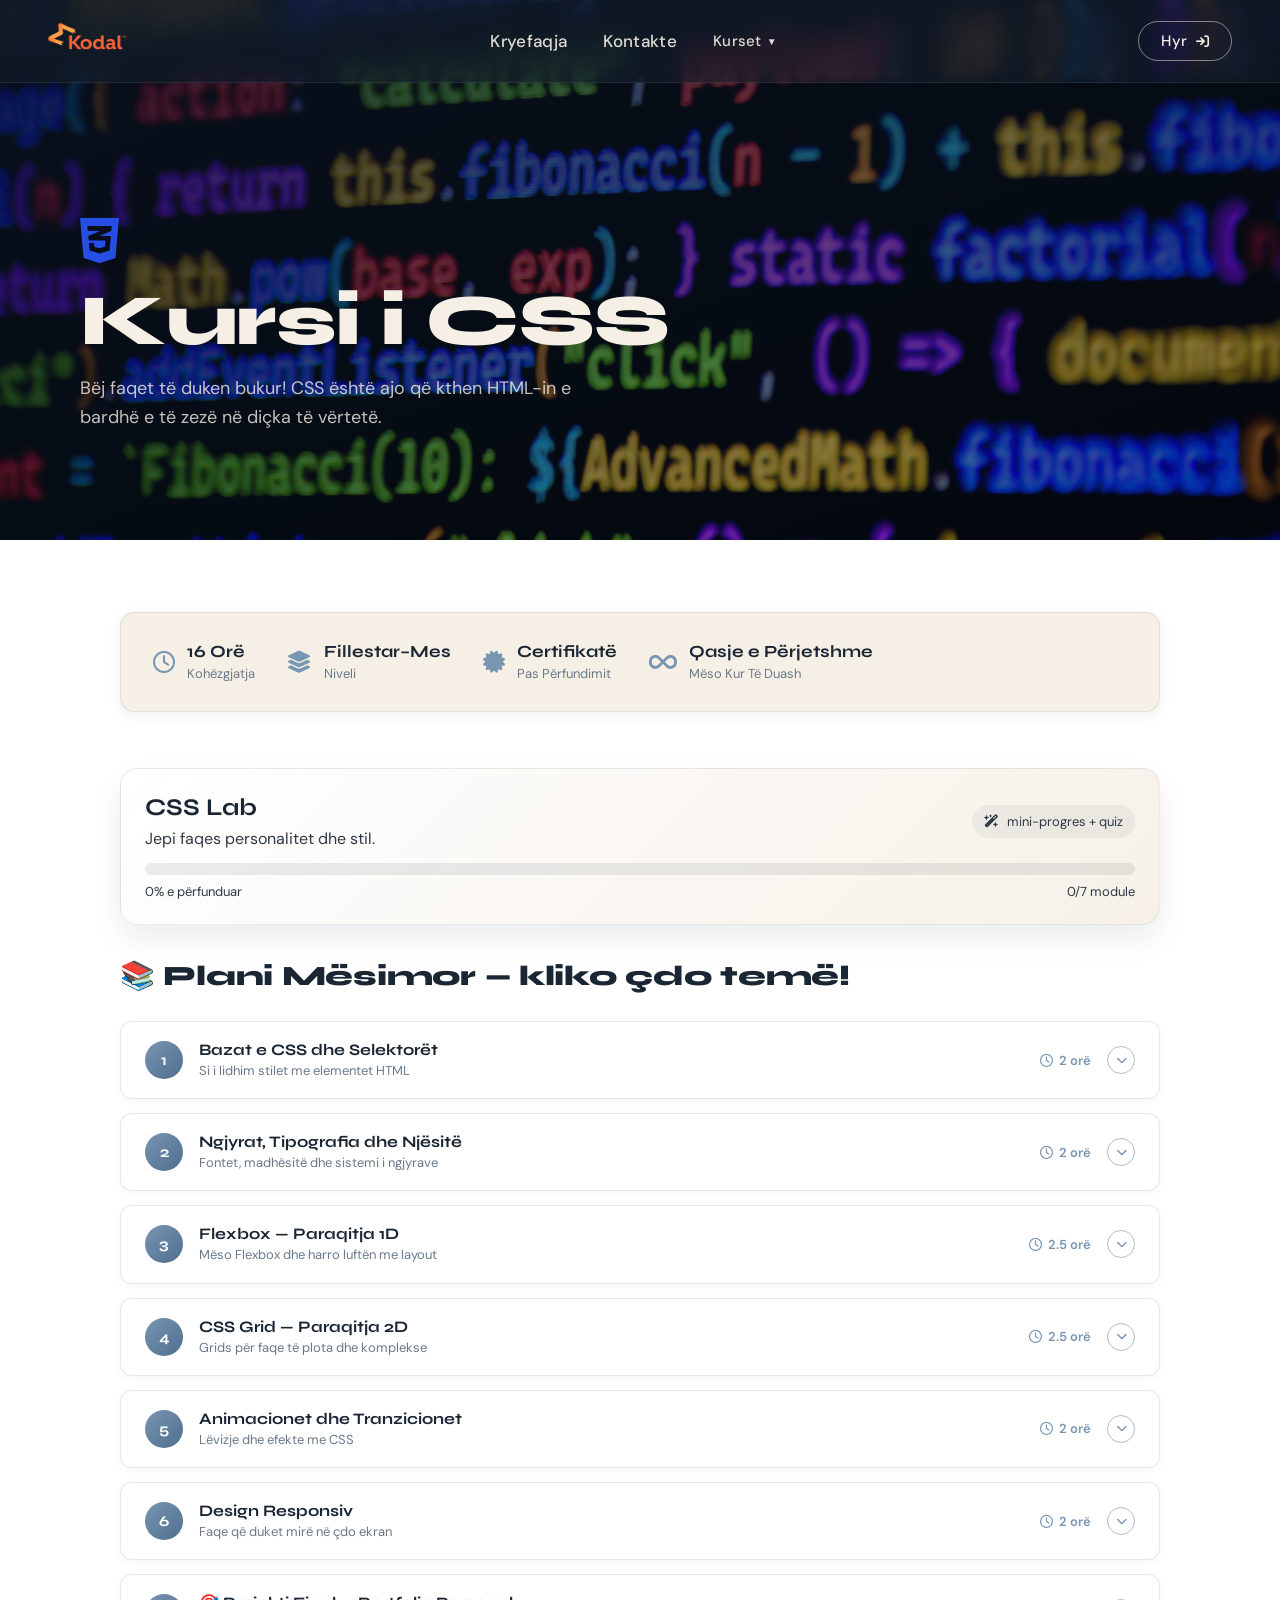
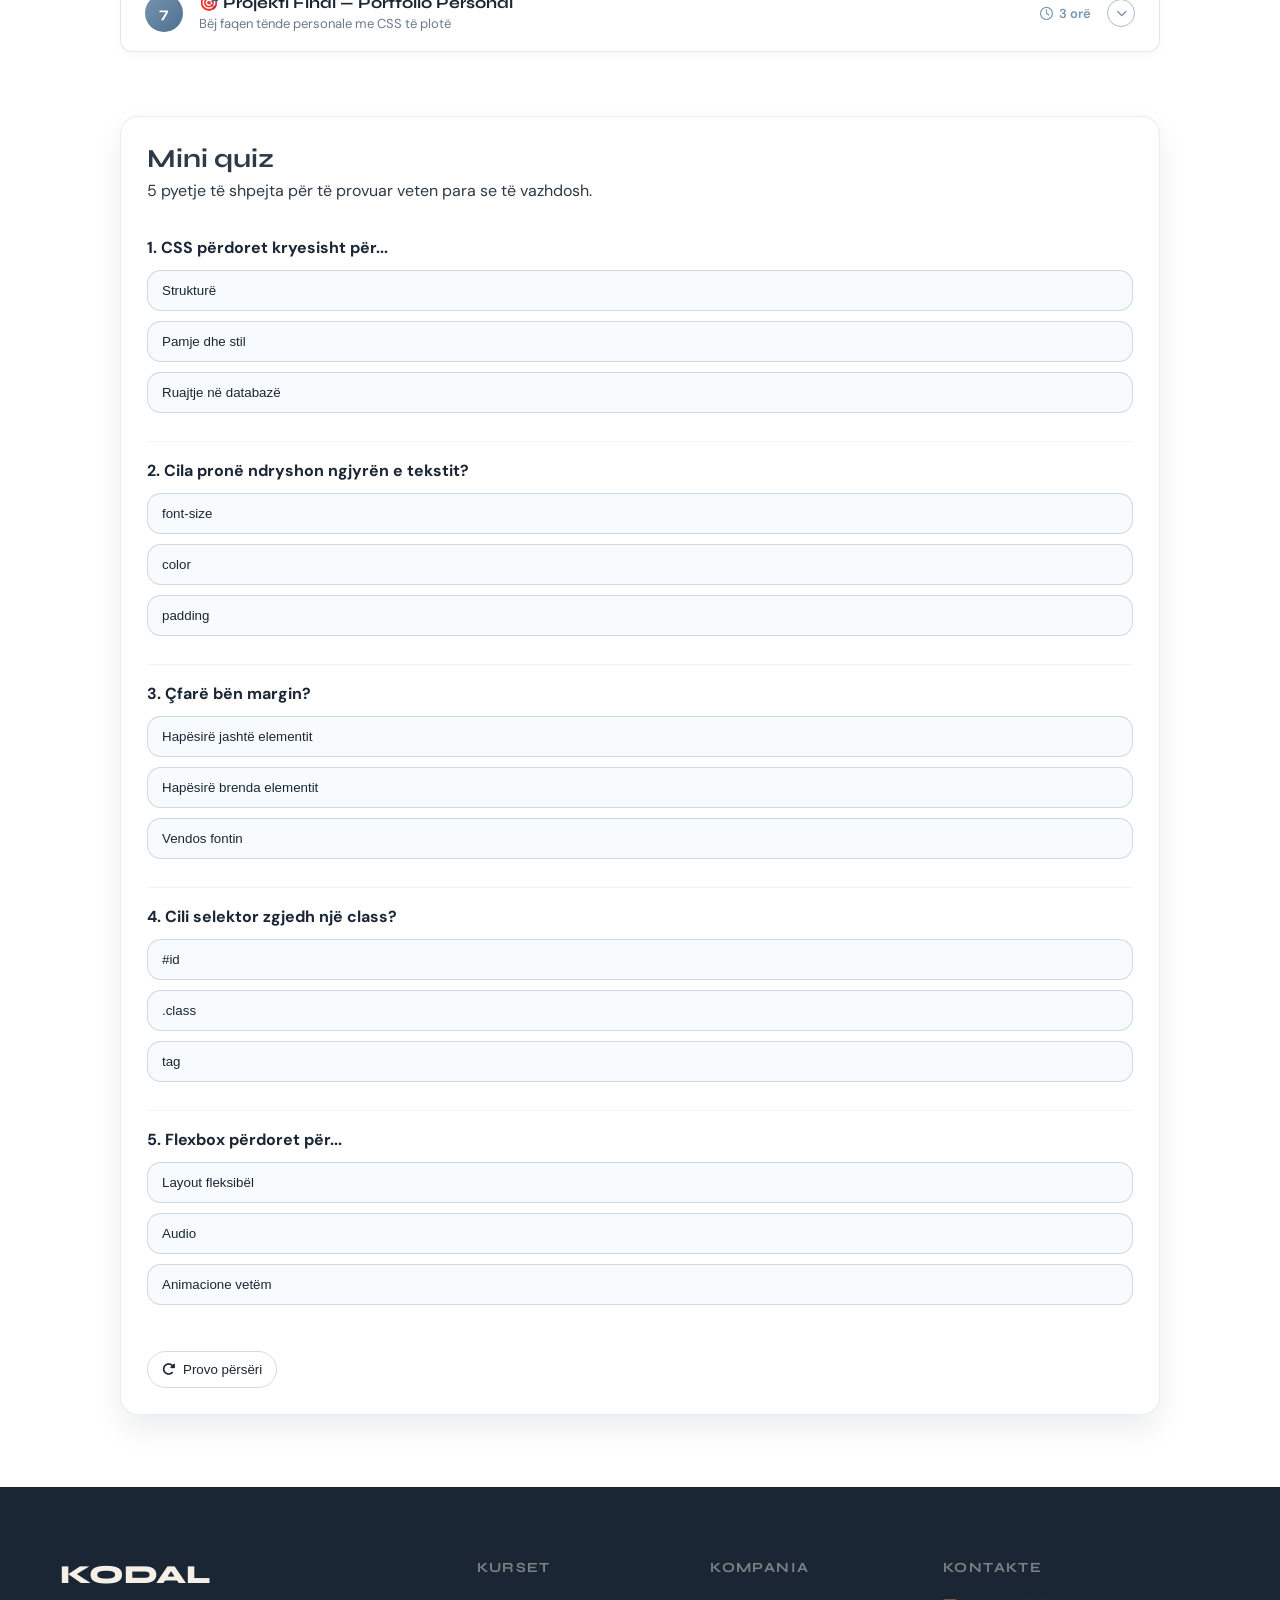
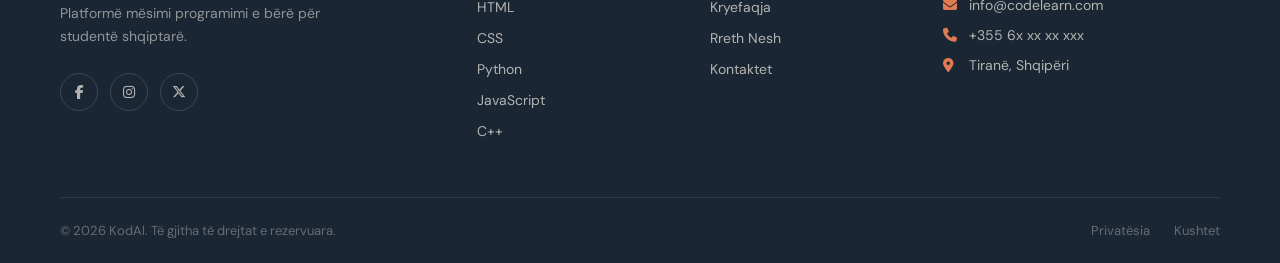
<file: css-course.html>
<!DOCTYPE html>
<html lang="sq">
<head>
    <meta charset="UTF-8">
    <meta name="viewport" content="width=device-width, initial-scale=1.0">
    <title>Kursi i CSS – KodAl</title>
    <link rel="stylesheet" href="stylee.css">
    <link href="https://fonts.googleapis.com/css2?family=Syne:wght@400;600;700;800&family=DM+Sans:wght@300;400;500&display=swap" rel="stylesheet">
    <link rel="stylesheet" href="https://cdnjs.cloudflare.com/ajax/libs/font-awesome/6.5.0/css/all.min.css">
</head>
<body>
<header><nav class="toolbar">
    <div class="logo-container"><img src="media/zril.png" alt="Logo"></div>
    <div class="leftnav">
        <a href="index.html">Kryefaqja</a>
        <a href="contact.html">Kontakte</a>
        <div class="dropdown-wrapper">
            <button class="dropdown-trigger">Kurset <span class="arrow">&#9660;</span></button>
            <div class="dropdown-menu">
                <a href="html-course.html"><i class="fa-brands fa-html5" style="color:#e34c26;"></i> HTML</a>
                <a href="css-course.html"><i class="fa-brands fa-css3-alt" style="color:#264de4;"></i> CSS</a>
                <a href="python-course.html"><i class="fa-brands fa-python" style="color:#ffd43b;"></i> Python</a>
                <a href="javascript-course.html"><i class="fa-brands fa-js" style="color:#f7df1e;"></i> JavaScript</a>
                <a href="cpp-course.html"><i class="fa-solid fa-microchip" style="color:#00bfff;"></i> C++</a>
            </div>
        </div>
    </div>
        <div class="rightnav">
            <a href="login.html" class="login-btn">
                <span class="login-btn-text">Hyr</span>
                <i class="fa-solid fa-arrow-right-to-bracket login-icon"></i>
            </a>
        </div></div>
</nav></header>

<section class="course-hero">
    <div class="course-hero-bg"><img src="media/pexels-peaky-31177054.jpg" alt="CSS"></div>
    <div class="course-hero-overlay"></div>
    <div class="course-hero-content">
        <i class="fa-brands fa-css3-alt course-hero-icon" style="color:#264de4;"></i>
        <h1>Kursi i CSS</h1>
        <p>Bëj faqet të duken bukur! CSS është ajo që kthen HTML-in e bardhë e të zezë në diçka të vërtetë.</p>
    </div>
</section>

<div class="course-body">
    <div class="course-meta">
        <div class="course-meta-item"><i class="fa-regular fa-clock"></i><div><strong>16 Orë</strong><span>Kohëzgjatja</span></div></div>
        <div class="course-meta-item"><i class="fa-solid fa-layer-group"></i><div><strong>Fillestar–Mes</strong><span>Niveli</span></div></div>
        <div class="course-meta-item"><i class="fa-solid fa-certificate"></i><div><strong>Certifikatë</strong><span>Pas Përfundimit</span></div></div>
        <div class="course-meta-item"><i class="fa-solid fa-infinity"></i><div><strong>Qasje e Përjetshme</strong><span>Mëso Kur Të Duash</span></div></div>
    </div>

    <h2 class="course-section-title">📚 Plani Mësimor — kliko çdo temë!</h2>
    <div class="course-modules">

        <div class="module-item">
            <div class="module-header" onclick="toggleModule(this)">
                <div class="module-num">1</div>
                <div class="module-header-text"><h4>Bazat e CSS dhe Selektorët</h4><p>Si i lidhim stilet me elementet HTML</p></div>
                <div class="module-duration"><i class="fa-regular fa-clock"></i> 2 orë</div>
                <div class="module-toggle"><i class="fa-solid fa-chevron-down"></i></div>
            </div>
            <div class="module-body"><div class="module-content">
                <p>CSS (Cascading Style Sheets) është gjuha me të cilën "vishen" faqet HTML. Pa CSS, çdo faqe duket si dokument teksti i thjeshtë. CSS i tregon browserit: ky tekst duhet të jetë i kuq, kjo kuti duhet të ketë 20px hapësirë, ky buton duhet të ketë sfond blu.</p>
                <p>Ka 3 mënyra si e lidhim CSS-in me HTML-in:</p>
                <div class="code-block"><span class="c">/* 1. Menyra me e mire - file i vecante */</span>
<span class="tag">&lt;link</span> <span class="at">rel</span>=<span class="val">"stylesheet"</span> <span class="at">href</span>=<span class="val">"stili.css"</span><span class="tag">&gt;</span>

<span class="c">/* 2. Brenda &lt;style&gt; ne &lt;head&gt; */</span>
<span class="tag">&lt;style&gt;</span>
  p { color: blue; }
<span class="tag">&lt;/style&gt;</span>

<span class="c">/* 3. Inline - direkt ne element (shmangie!) */</span>
<span class="tag">&lt;p</span> <span class="at">style</span>=<span class="val">"color: blue;"</span><span class="tag">&gt;</span>Tekst blu<span class="tag">&lt;/p&gt;</span></div>
                <p>Selektorët janë si "çelësat" — tregojnë <em>cilit</em> element i japim stilin:</p>
                <div class="code-block"><span class="c">/* Selektori i tagjit - te gjithe p */</span>
p { color: #333; }

<span class="c">/* Selektori i klasës - elementet me class="kartë" */</span>
.karte { background: white; border-radius: 8px; }

<span class="c">/* Selektori i ID - elementi me id="hero" */</span>
#hero { height: 100vh; }

<span class="c">/* Selektori i kombinuar */</span>
.karte p { font-size: 14px; }</div>
                <div class="tip"><strong>💡 Klas vs ID:</strong> Klasa (.karte) mund të përdoret tek shumë elementë. ID (#hero) duhet të jetë unik — vetëm një element në faqe. Prefero gjithmonë klasat!</div>
            </div></div>
        </div>

        <div class="module-item">
            <div class="module-header" onclick="toggleModule(this)">
                <div class="module-num">2</div>
                <div class="module-header-text"><h4>Ngjyrat, Tipografia dhe Njësitë</h4><p>Fontet, madhësitë dhe sistemi i ngjyrave</p></div>
                <div class="module-duration"><i class="fa-regular fa-clock"></i> 2 orë</div>
                <div class="module-toggle"><i class="fa-solid fa-chevron-down"></i></div>
            </div>
            <div class="module-body"><div class="module-content">
                <p>Ngjyrat në CSS mund të shkruhen në disa mënyra. Hex është forma më e zakonshme — 6 karaktere që kodojnë të kuqen, të gjelbërtën dhe të kaltërtën:</p>
                <div class="code-block"><span class="c">/* Ngjyrat */</span>
color: <span class="str">#ff0000</span>;        <span class="c">/* hex - e kuqe */</span>
color: <span class="str">rgb(255, 0, 0)</span>;  <span class="c">/* RGB */</span>
color: <span class="str">hsl(0, 100%, 50%)</span>; <span class="c">/* HSL - me e lehte per te kuptuar */</span>
color: <span class="str">red</span>;             <span class="c">/* emri i ngjyres */</span>

<span class="c">/* Njësite e madhesise */</span>
font-size: <span class="num">16px</span>;    <span class="c">/* pixel - absolute */</span>
font-size: <span class="num">1rem</span>;    <span class="c">/* relative ndaj root (zakonisht 16px) */</span>
font-size: <span class="num">1.2em</span>;   <span class="c">/* relative ndaj prindit */</span>
width: <span class="num">50%</span>;         <span class="c">/* perqindje e prindit */</span>
width: <span class="num">50vw</span>;        <span class="c">/* 50% e gjeresise se ekranit */</span>

<span class="c">/* Fontet nga Google Fonts */</span>
<span class="kw">@import</span> url(<span class="str">'https://fonts.googleapis.com/css2?family=Roboto'</span>);
body { font-family: <span class="str">'Roboto'</span>, sans-serif; }</div>
                <div class="tip"><strong>💡 Prefero rem:</strong> Nëse vendos madhësinë e tekstit si <code>rem</code> (jo px), faqja respekton preferencat e aksesueshmërisë të përdoruesit. Kjo është praktikë e mirë!</div>
            </div></div>
        </div>

        <div class="module-item">
            <div class="module-header" onclick="toggleModule(this)">
                <div class="module-num">3</div>
                <div class="module-header-text"><h4>Flexbox — Paraqitja 1D</h4><p>Mëso Flexbox dhe harro luftën me layout</p></div>
                <div class="module-duration"><i class="fa-regular fa-clock"></i> 2.5 orë</div>
                <div class="module-toggle"><i class="fa-solid fa-chevron-down"></i></div>
            </div>
            <div class="module-body"><div class="module-content">
                <p>Flexbox e zgjidhi problemin më të vjetër të CSS — qendrimi i elementeve. Me 2 rreshta kodi, mund të qendrosh çdo gjë horizontalisht dhe vertikalisht:</p>
                <div class="code-block"><span class="c">/* Qendro cdo gje brenda .container */</span>
.container {
  display: <span class="kw">flex</span>;
  justify-content: <span class="kw">center</span>;  <span class="c">/* horizontal */</span>
  align-items: <span class="kw">center</span>;     <span class="c">/* vertikal */</span>
  gap: <span class="num">20px</span>;              <span class="c">/* hapesire mes elementeve */</span>
}

<span class="c">/* Navigim horizontal */</span>
.navbar {
  display: <span class="kw">flex</span>;
  justify-content: <span class="kw">space-between</span>; <span class="c">/* logo majtas, menu djathtas */</span>
  align-items: <span class="kw">center</span>;
  padding: <span class="num">15px 30px</span>;
}

<span class="c">/* Karta te shperndarjes se barabarte */</span>
.cards {
  display: <span class="kw">flex</span>;
  gap: <span class="num">20px</span>;
  flex-wrap: <span class="kw">wrap</span>; <span class="c">/* kalon ne rresht te ri nese nuk ka vend */</span>
}
.card { flex: <span class="num">1</span>; min-width: <span class="num">200px</span>; }</div>
                <div class="tip"><strong>💡 Flexbox Froggy:</strong> Mëso Flexbox duke luajtur lojën falas "Flexbox Froggy" (flexboxfroggy.com). Shumë më mirë se të lexosh teori!</div>
            </div></div>
        </div>

        <div class="module-item">
            <div class="module-header" onclick="toggleModule(this)">
                <div class="module-num">4</div>
                <div class="module-header-text"><h4>CSS Grid — Paraqitja 2D</h4><p>Grids për faqe të plota dhe komplekse</p></div>
                <div class="module-duration"><i class="fa-regular fa-clock"></i> 2.5 orë</div>
                <div class="module-toggle"><i class="fa-solid fa-chevron-down"></i></div>
            </div>
            <div class="module-body"><div class="module-content">
                <p>Nëse Flexbox është për rreshta dhe kolona (1D), Grid është për dy dimensione njëherësh. Perfekt për faqe të plota me header, sidebar, content, footer:</p>
                <div class="code-block"><span class="c">/* Grid 3 kolona te barabarta */</span>
.grid {
  display: <span class="kw">grid</span>;
  grid-template-columns: <span class="kw">1fr 1fr 1fr</span>; <span class="c">/* ose: repeat(3, 1fr) */</span>
  gap: <span class="num">24px</span>;
}

<span class="c">/* Layout i plote i faqes */</span>
.faqja {
  display: <span class="kw">grid</span>;
  grid-template-areas:
    <span class="str">"header header"</span>
    <span class="str">"sidebar content"</span>
    <span class="str">"footer footer"</span>;
  grid-template-columns: <span class="num">250px</span> <span class="kw">1fr</span>;
}
header { grid-area: <span class="kw">header</span>; }
.sidebar { grid-area: <span class="kw">sidebar</span>; }
.content { grid-area: <span class="kw">content</span>; }
footer { grid-area: <span class="kw">footer</span>; }

<span class="c">/* Grid responsive pa media queries! */</span>
.karta-grid {
  display: <span class="kw">grid</span>;
  grid-template-columns: repeat(<span class="kw">auto-fit</span>, minmax(<span class="num">200px</span>, <span class="kw">1fr</span>));
  gap: <span class="num">20px</span>;
}</div>
                <div class="tip"><strong>💡 auto-fit + minmax:</strong> Ky kombinim magjik krijon grids responsivë automatikisht — pa shkruar asnjë media query! Elementët rregullohen vetë sipas gjerësisë së ekranit.</div>
            </div></div>
        </div>

        <div class="module-item">
            <div class="module-header" onclick="toggleModule(this)">
                <div class="module-num">5</div>
                <div class="module-header-text"><h4>Animacionet dhe Tranzicionet</h4><p>Lëvizje dhe efekte me CSS</p></div>
                <div class="module-duration"><i class="fa-regular fa-clock"></i> 2 orë</div>
                <div class="module-toggle"><i class="fa-solid fa-chevron-down"></i></div>
            </div>
            <div class="module-body"><div class="module-content">
                <p>Tranzicionet janë kalimi i butë nga një stil te tjetri — zakonisht kur hoverohet mbi element:</p>
                <div class="code-block"><span class="c">/* Tranzicion i thjeshte */</span>
.butoni {
  background: blue;
  transition: <span class="kw">all</span> <span class="num">0.3s</span> ease; <span class="c">/* çfare, sa kohë, si */</span>
}
.butoni:hover {
  background: darkblue;
  transform: scale(<span class="num">1.05</span>);
}

<span class="c">/* Animacion me @keyframes */</span>
<span class="kw">@keyframes</span> pulso {
  <span class="num">0%</span>   { transform: scale(<span class="num">1</span>); }
  <span class="num">50%</span>  { transform: scale(<span class="num">1.1</span>); }
  <span class="num">100%</span> { transform: scale(<span class="num">1</span>); }
}

.zemra {
  animation: pulso <span class="num">1s</span> infinite;
}

<span class="c">/* Efekte te shpeshta */</span>
.karte:hover { transform: translateY(<span class="num">-8px</span>); } <span class="c">/* ngrihet */</span>
.foto:hover  { opacity: <span class="num">0.8</span>; }              <span class="c">/* zbehet */</span></div>
                <div class="tip"><strong>💡 Mos exagjeroj!</strong> Animacionet janë bukur kur janë të pakta dhe të qëlluara. Shumë lëvizje njëherësh e bëjnë faqen të duket amatore. Më pak = më mirë.</div>
            </div></div>
        </div>

        <div class="module-item">
            <div class="module-header" onclick="toggleModule(this)">
                <div class="module-num">6</div>
                <div class="module-header-text"><h4>Design Responsiv</h4><p>Faqe që duket mirë në çdo ekran</p></div>
                <div class="module-duration"><i class="fa-regular fa-clock"></i> 2 orë</div>
                <div class="module-toggle"><i class="fa-solid fa-chevron-down"></i></div>
            </div>
            <div class="module-body"><div class="module-content">
                <p>Sot mbi 60% e trafikut vjen nga telefonat. Faqja jote DUHET të duket mirë në ekrane të vogla. Media queries janë zgjidhja:</p>
                <div class="code-block"><span class="c">/* Mobile-first: fillojmë me stilin e telefonit */</span>
.grid { display: block; }  <span class="c">/* kolona te veanta ne telefon */</span>

<span class="c">/* Tablet: 600px e lart */</span>
<span class="kw">@media</span> (min-width: <span class="num">600px</span>) {
  .grid { display: grid; grid-template-columns: <span class="num">1fr 1fr</span>; }
}

<span class="c">/* Desktop: 1024px e lart */</span>
<span class="kw">@media</span> (min-width: <span class="num">1024px</span>) {
  .grid { grid-template-columns: repeat(<span class="num">3</span>, <span class="num">1fr</span>); }
  .hero-title { font-size: <span class="num">72px</span>; }
}

<span class="c">/* Tipografi fluide - pa media queries! */</span>
.titulli {
  font-size: clamp(<span class="num">24px</span>, <span class="num">5vw</span>, <span class="num">64px</span>);
  <span class="c">/* min: 24px, prefered: 5% ekranit, max: 64px */</span>
}</div>
                <div class="tip"><strong>💡 Meta viewport!</strong> Mos harro të vendosësh &lt;meta name="viewport" content="width=device-width, initial-scale=1.0"&gt; në &lt;head&gt;. Pa këtë, telefoni tregon faqen të zvogëluar!</div>
            </div></div>
        </div>

        <div class="module-item">
            <div class="module-header" onclick="toggleModule(this)">
                <div class="module-num">7</div>
                <div class="module-header-text"><h4>🎯 Projekti Final — Portfolio Personal</h4><p>Bëj faqen tënde personale me CSS të plotë</p></div>
                <div class="module-duration"><i class="fa-regular fa-clock"></i> 3 orë</div>
                <div class="module-toggle"><i class="fa-solid fa-chevron-down"></i></div>
            </div>
            <div class="module-body"><div class="module-content">
                <p>Projekti final: <strong>portfolio personal responsiv</strong> — faqe ku prezanton veten dhe aftësitë tua. Do të ketë:</p>
                <p>- Navbar fiks me Flexbox<br>- Hero section me text qendror<br>- Seksion aftësish me Grid<br>- Hover efekte në kartat<br>- Footer i plotë<br>- Funksionon mirë në telefon dhe desktop</p>
                <div class="code-block">portfolio/
├── index.html
├── stili.css
└── images/
    └── foto-ime.jpg</div>
                <div class="tip"><strong>🎉 Kur ta përfundosh</strong> — shko te GitHub Pages dhe publikoje falas! Paste linkun — do ta shikojmë dhe do të japim feedback!</div>
            </div></div>
        </div>

    </div>
</div>

<footer class="footer">
    <div class="footer-container">
        <div class="footer-brand">
            <h3>KODAL</h3>
            <p>Platformë mësimi programimi e bërë për studentë shqiptarë.</p>
            <div class="footer-social-icons">
                <a href="#" aria-label="Facebook"><i class="fa-brands fa-facebook-f"></i></a>
                <a href="#" aria-label="Instagram"><i class="fa-brands fa-instagram"></i></a>
                <a href="#" aria-label="Twitter"><i class="fa-brands fa-x-twitter"></i></a>
            </div>
        </div>
        <div class="footer-links">
            <h4>Kurset</h4>
            <ul>
                <li><a href="html-course.html">HTML</a></li>
                <li><a href="css-course.html">CSS</a></li>
                <li><a href="python-course.html">Python</a></li>
                <li><a href="javascript-course.html">JavaScript</a></li>
                <li><a href="cpp-course.html">C++</a></li>
            </ul>
        </div>
        <div class="footer-links">
            <h4>Kompania</h4>
            <ul>
                <li><a href="index.html">Kryefaqja</a></li>
                <li><a href="contact.html">Rreth Nesh</a></li>
                <li><a href="contact.html">Kontaktet</a></li>
            </ul>
        </div>
        <div class="footer-contact-block">
            <h4>Kontakte</h4>
            <p><i class="fa-solid fa-envelope"></i> info@codelearn.com</p>
            <p><i class="fa-solid fa-phone"></i> +355 6x xx xx xxx</p>
            <p><i class="fa-solid fa-location-dot"></i> Tiranë, Shqipëri</p>
        </div>
    </div>
    <div class="footer-bottom">
        <p>© 2026 KodAl. Të gjitha të drejtat e rezervuara.</p>
        <div class="footer-bottom-links">
            <a href="#">Privatësia</a>
            <a href="#">Kushtet</a>
        </div>
    </div>
</footer>

<script>function toggleModule(h){h.parentElement.classList.toggle('open');}</script>

    <script src="auth.js"></script>
    <script src="course.js"></script>

</body>
</html>
</file>
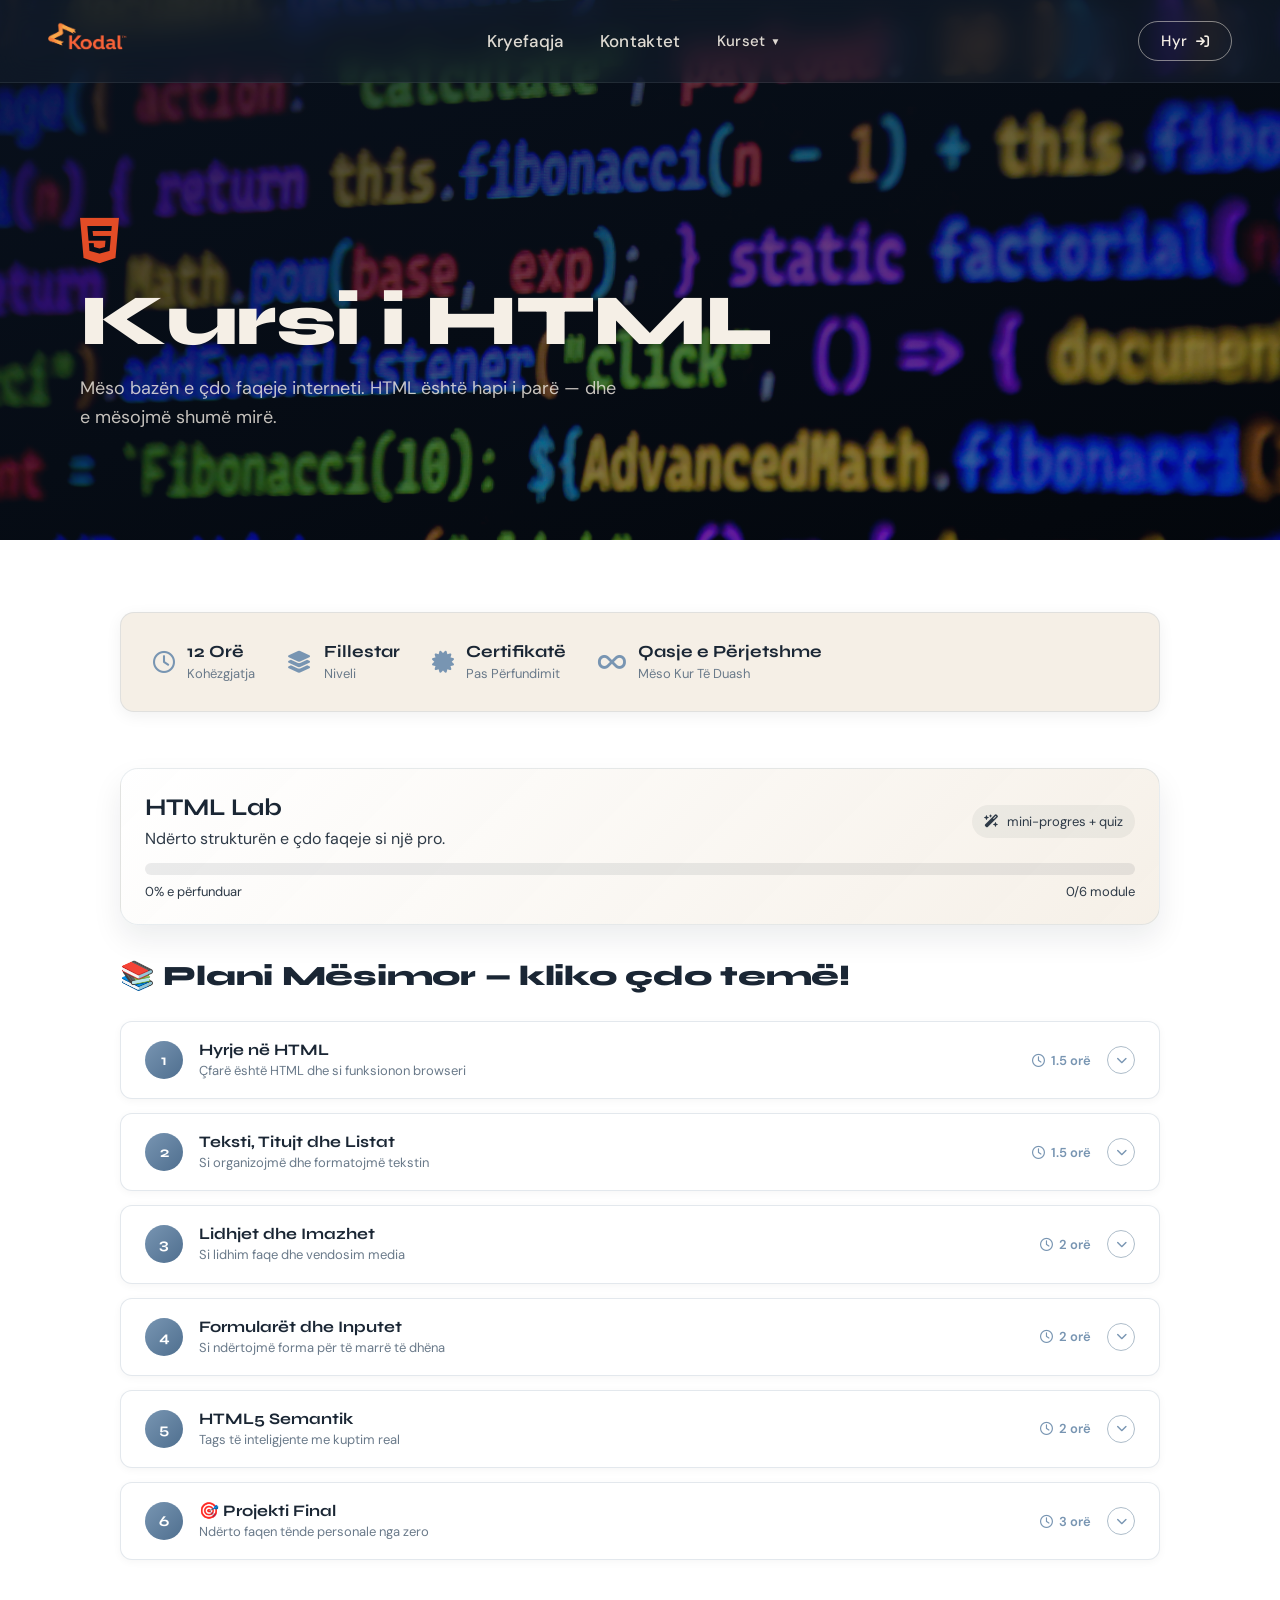
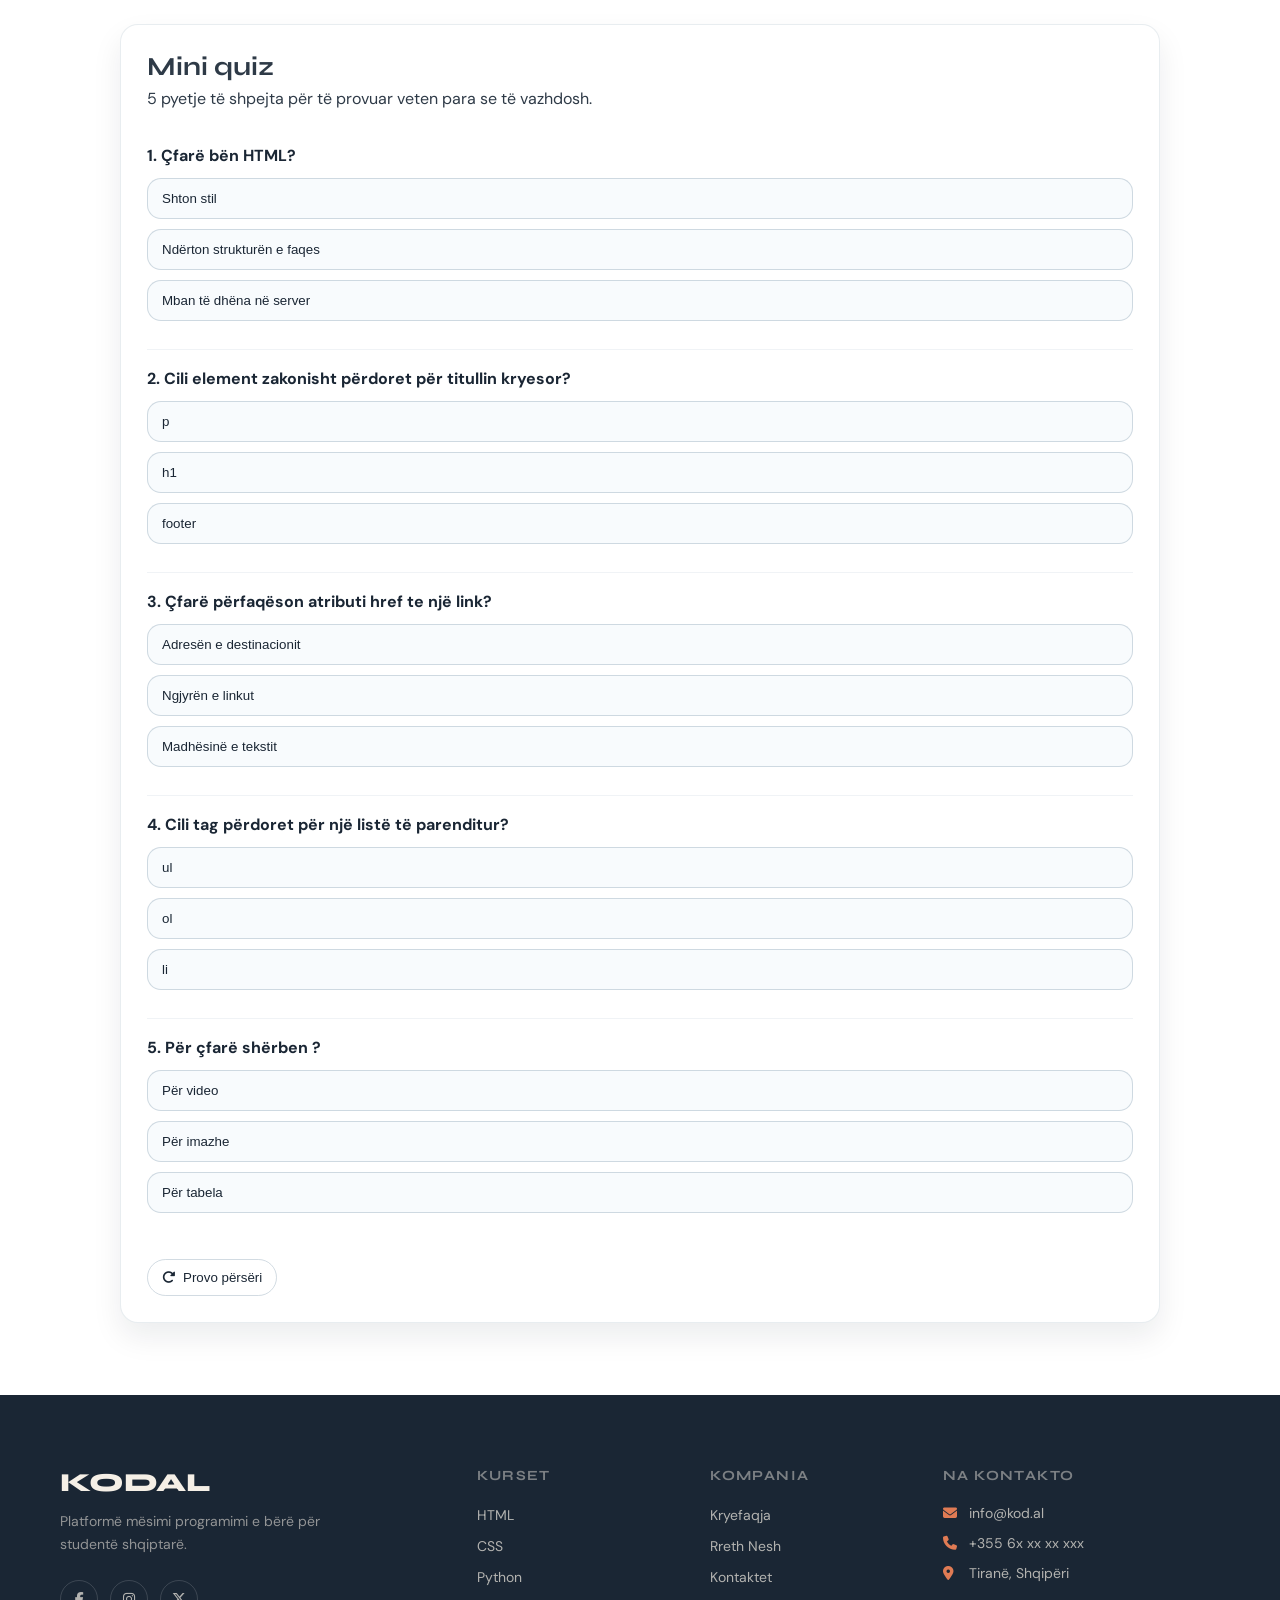
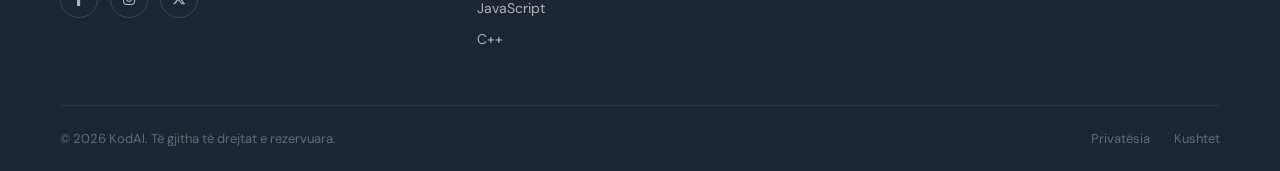
<file: html-course.html>
<!DOCTYPE html>
<html lang="sq">
<head>
    <meta charset="UTF-8">
    <meta name="viewport" content="width=device-width, initial-scale=1.0">
    <title>Kursi i HTML – KodAl</title>
    <link rel="stylesheet" href="stylee.css">
    <link href="https://fonts.googleapis.com/css2?family=Syne:wght@400;600;700;800&family=DM+Sans:wght@300;400;500&display=swap" rel="stylesheet">
    <link rel="stylesheet" href="https://cdnjs.cloudflare.com/ajax/libs/font-awesome/6.5.0/css/all.min.css">
</head>
<body>
<header><nav class="toolbar">
    <div class="logo-container"><img src="media/zril.png" alt="Logo"></div>
    <div class="leftnav">
        <a href="index.html">Kryefaqja</a>
        <a href="contact.html">Kontaktet</a>
        <div class="dropdown-wrapper">
            <button class="dropdown-trigger">Kurset <span class="arrow">&#9660;</span></button>
            <div class="dropdown-menu">
                <a href="html-course.html"><i class="fa-brands fa-html5" style="color:#e34c26;"></i> HTML</a>
                <a href="css-course.html"><i class="fa-brands fa-css3-alt" style="color:#264de4;"></i> CSS</a>
                <a href="python-course.html"><i class="fa-brands fa-python" style="color:#ffd43b;"></i> Python</a>
                <a href="javascript-course.html"><i class="fa-brands fa-js" style="color:#f7df1e;"></i> JavaScript</a>
                <a href="cpp-course.html"><i class="fa-solid fa-microchip" style="color:#00bfff;"></i> C++</a>
            </div>
        </div>
    </div>
        <div class="rightnav">
            <a href="login.html" class="login-btn">
                <span class="login-btn-text">Hyr</span>
                <i class="fa-solid fa-arrow-right-to-bracket login-icon"></i>
            </a>
        </div></header>

<section class="course-hero">
    <div class="course-hero-bg"><img src="media/pexels-peaky-31177054.jpg" alt="HTML"></div>
    <div class="course-hero-overlay"></div>
    <div class="course-hero-content">
        <i class="fa-brands fa-html5 course-hero-icon" style="color:#e34c26;"></i>
        <h1>Kursi i HTML</h1>
        <p>Mëso bazën e çdo faqeje interneti. HTML është hapi i parë — dhe e mësojmë shumë mirë.</p>
    </div>
</section>

<div class="course-body">
    <div class="course-meta">
        <div class="course-meta-item"><i class="fa-regular fa-clock"></i><div><strong>12 Orë</strong><span>Kohëzgjatja</span></div></div>
        <div class="course-meta-item"><i class="fa-solid fa-layer-group"></i><div><strong>Fillestar</strong><span>Niveli</span></div></div>
        <div class="course-meta-item"><i class="fa-solid fa-certificate"></i><div><strong>Certifikatë</strong><span>Pas Përfundimit</span></div></div>
        <div class="course-meta-item"><i class="fa-solid fa-infinity"></i><div><strong>Qasje e Përjetshme</strong><span>Mëso Kur Të Duash</span></div></div>
    </div>

    <h2 class="course-section-title">📚 Plani Mësimor — kliko çdo temë!</h2>
    <div class="course-modules">

        <div class="module-item">
            <div class="module-header" onclick="toggleModule(this)">
                <div class="module-num">1</div>
                <div class="module-header-text"><h4>Hyrje në HTML</h4><p>Çfarë është HTML dhe si funksionon browseri</p></div>
                <div class="module-duration"><i class="fa-regular fa-clock"></i> 1.5 orë</div>
                <div class="module-toggle"><i class="fa-solid fa-chevron-down"></i></div>
            </div>
            <div class="module-body"><div class="module-content">
                <p>HTML (HyperText Markup Language) është gjuha me të cilën ndërtojmë strukturën e çdo faqeje interneti. Nuk është gjuhë programimi — është gjuhë <strong>shënjimi</strong>. Çdo gjë që shikon në internet ekziston sepse dikush ka shkruar HTML.</p>
                <p>Browseri (Chrome, Firefox etj.) lexon kodin HTML dhe e kthen atë në faqe vizuale. Mendoje si "përkthyes" — merr kodin tënd, tregon rezultatin.</p>
                <div class="code-block"><span class="c">&lt;!-- Çdo faqe HTML fillon me këtë --&gt;</span>
<span class="tag">&lt;!DOCTYPE html&gt;</span>
<span class="tag">&lt;html&gt;</span>
  <span class="tag">&lt;head&gt;</span>
    <span class="tag">&lt;title&gt;</span>Titulli i Faqes<span class="tag">&lt;/title&gt;</span>
  <span class="tag">&lt;/head&gt;</span>
  <span class="tag">&lt;body&gt;</span>
    <span class="tag">&lt;h1&gt;</span>Pershendetje Bote!<span class="tag">&lt;/h1&gt;</span>
    <span class="tag">&lt;p&gt;</span>Paragrafi im i pare.<span class="tag">&lt;/p&gt;</span>
  <span class="tag">&lt;/body&gt;</span>
<span class="tag">&lt;/html&gt;</span></div>
                <div class="tip"><strong>💡 Këshillë:</strong> Çdo tag hapës &lt;p&gt; duhet tagë mbyllëse &lt;/p&gt;. Ky është gabimi #1 i fillestarëve!</div>
                <p><strong>Ushtrimi:</strong> Hap Notepad, shkruaj strukturën e mësipërme, ruaje si <code>faqja.html</code> dhe hape me Chrome. Ke bërë faqen tënde të parë!</p>
            </div></div>
        </div>

        <div class="module-item">
            <div class="module-header" onclick="toggleModule(this)">
                <div class="module-num">2</div>
                <div class="module-header-text"><h4>Teksti, Titujt dhe Listat</h4><p>Si organizojmë dhe formatojmë tekstin</p></div>
                <div class="module-duration"><i class="fa-regular fa-clock"></i> 1.5 orë</div>
                <div class="module-toggle"><i class="fa-solid fa-chevron-down"></i></div>
            </div>
            <div class="module-body"><div class="module-content">
                <p>HTML ka 6 nivele titulli — nga &lt;h1&gt; (më i madhi) deri te &lt;h6&gt;. Rregull i rëndësishëm: &lt;h1&gt; përdoret vetëm NJË herë në faqe — është si titulli i librit.</p>
                <div class="code-block"><span class="tag">&lt;h1&gt;</span>Titulli Kryesor (vetem nje here!)<span class="tag">&lt;/h1&gt;</span>
<span class="tag">&lt;h2&gt;</span>Seksioni i Pare<span class="tag">&lt;/h2&gt;</span>
<span class="tag">&lt;h3&gt;</span>Nenseksion<span class="tag">&lt;/h3&gt;</span>
<span class="tag">&lt;p&gt;</span>Paragraf normal. Mund te kete <span class="tag">&lt;strong&gt;</span>bold<span class="tag">&lt;/strong&gt;</span> ose <span class="tag">&lt;em&gt;</span>italic<span class="tag">&lt;/em&gt;</span>.<span class="tag">&lt;/p&gt;</span>

<span class="c">&lt;!-- Lista me pika --&gt;</span>
<span class="tag">&lt;ul&gt;</span>
  <span class="tag">&lt;li&gt;</span>HTML<span class="tag">&lt;/li&gt;</span>
  <span class="tag">&lt;li&gt;</span>CSS<span class="tag">&lt;/li&gt;</span>
<span class="tag">&lt;/ul&gt;</span>

<span class="c">&lt;!-- Lista me numra --&gt;</span>
<span class="tag">&lt;ol&gt;</span>
  <span class="tag">&lt;li&gt;</span>Hapi i pare<span class="tag">&lt;/li&gt;</span>
  <span class="tag">&lt;li&gt;</span>Hapi i dyte<span class="tag">&lt;/li&gt;</span>
<span class="tag">&lt;/ol&gt;</span></div>
                <div class="tip"><strong>💡 SEO Tip:</strong> Google lexon titujt e tu! H1 tregon temën kryesore, H2 nëntema. Mos i vendos titujt vetëm për t'i bërë tekstin të madh — ka kuptim semantik.</div>
            </div></div>
        </div>

        <div class="module-item">
            <div class="module-header" onclick="toggleModule(this)">
                <div class="module-num">3</div>
                <div class="module-header-text"><h4>Lidhjet dhe Imazhet</h4><p>Si lidhim faqe dhe vendosim media</p></div>
                <div class="module-duration"><i class="fa-regular fa-clock"></i> 2 orë</div>
                <div class="module-toggle"><i class="fa-solid fa-chevron-down"></i></div>
            </div>
            <div class="module-body"><div class="module-content">
                <p>Lidhjet janë shpirti i internetit. Vendosim lidhje me tagun <strong>&lt;a&gt;</strong> dhe atributin <strong>href</strong> (hypertext reference):</p>
                <div class="code-block"><span class="c">&lt;!-- Lidhje te faqe tjeter --&gt;</span>
<span class="tag">&lt;a</span> <span class="at">href</span>=<span class="val">"https://google.com"</span><span class="tag">&gt;</span>Shko te Google<span class="tag">&lt;/a&gt;</span>

<span class="c">&lt;!-- Hap ne tab te re --&gt;</span>
<span class="tag">&lt;a</span> <span class="at">href</span>=<span class="val">"https://google.com"</span> <span class="at">target</span>=<span class="val">"_blank"</span><span class="tag">&gt;</span>Google (tab e re)<span class="tag">&lt;/a&gt;</span>

<span class="c">&lt;!-- Lidhje ne faqen tuaj --&gt;</span>
<span class="tag">&lt;a</span> <span class="at">href</span>=<span class="val">"about.html"</span><span class="tag">&gt;</span>Rreth Nesh<span class="tag">&lt;/a&gt;</span>

<span class="c">&lt;!-- Imazh --&gt;</span>
<span class="tag">&lt;img</span> <span class="at">src</span>=<span class="val">"foto.jpg"</span> <span class="at">alt</span>=<span class="val">"Pershkrimi i fotos"</span> <span class="at">width</span>=<span class="val">"400"</span><span class="tag">&gt;</span></div>
                <div class="tip"><strong>💡 Gjithmonë vendos alt=""!</strong> Atributi alt ndihmon njerëzit me probleme shikimi dhe Google-in të kuptojë çfarë tregon imazhi — është shumë i rëndësishëm!</div>
            </div></div>
        </div>

        <div class="module-item">
            <div class="module-header" onclick="toggleModule(this)">
                <div class="module-num">4</div>
                <div class="module-header-text"><h4>Formularët dhe Inputet</h4><p>Si ndërtojmë forma për të marrë të dhëna</p></div>
                <div class="module-duration"><i class="fa-regular fa-clock"></i> 2 orë</div>
                <div class="module-toggle"><i class="fa-solid fa-chevron-down"></i></div>
            </div>
            <div class="module-body"><div class="module-content">
                <p>Format janë mënyra kryesore si njerëzit komunikojnë me faqet web. Çdo formular nis me tagun &lt;form&gt; dhe brenda vendosim inpute të ndryshme:</p>
                <div class="code-block"><span class="tag">&lt;form&gt;</span>
  <span class="tag">&lt;label</span> <span class="at">for</span>=<span class="val">"emri"</span><span class="tag">&gt;</span>Emri:<span class="tag">&lt;/label&gt;</span>
  <span class="tag">&lt;input</span> <span class="at">type</span>=<span class="val">"text"</span> <span class="at">id</span>=<span class="val">"emri"</span> <span class="at">placeholder</span>=<span class="val">"Emri yt..."</span><span class="tag">&gt;</span>

  <span class="tag">&lt;label</span> <span class="at">for</span>=<span class="val">"email"</span><span class="tag">&gt;</span>Email:<span class="tag">&lt;/label&gt;</span>
  <span class="tag">&lt;input</span> <span class="at">type</span>=<span class="val">"email"</span> <span class="at">id</span>=<span class="val">"email"</span><span class="tag">&gt;</span>

  <span class="tag">&lt;input</span> <span class="at">type</span>=<span class="val">"password"</span> <span class="at">placeholder</span>=<span class="val">"Fjalekalimi..."</span><span class="tag">&gt;</span>
  <span class="tag">&lt;input</span> <span class="at">type</span>=<span class="val">"checkbox"</span><span class="tag">&gt;</span> Pranoi kushtet
  
  <span class="tag">&lt;button</span> <span class="at">type</span>=<span class="val">"submit"</span><span class="tag">&gt;</span>Dergo<span class="tag">&lt;/button&gt;</span>
<span class="tag">&lt;/form&gt;</span></div>
                <div class="tip"><strong>💡 label + for + id:</strong> Gjithmonë lidh labelën me inputin. Kur klikohet labela, input-i aktivizohet — kjo është aksesueshmëri bazë!</div>
            </div></div>
        </div>

        <div class="module-item">
            <div class="module-header" onclick="toggleModule(this)">
                <div class="module-num">5</div>
                <div class="module-header-text"><h4>HTML5 Semantik</h4><p>Tags të inteligjente me kuptim real</p></div>
                <div class="module-duration"><i class="fa-regular fa-clock"></i> 2 orë</div>
                <div class="module-toggle"><i class="fa-solid fa-chevron-down"></i></div>
            </div>
            <div class="module-body"><div class="module-content">
                <p>Para HTML5, çdo gjë vendosej brenda &lt;div&gt;. HTML5 solli tags me kuptim real — browseri dhe Google e dinë çfarë është çfarë:</p>
                <div class="code-block"><span class="tag">&lt;header&gt;</span>  <span class="c">&lt;!-- lart: logo, nav --&gt;</span>
  <span class="tag">&lt;nav&gt;</span>
    <span class="tag">&lt;a</span> <span class="at">href</span>=<span class="val">"/"</span><span class="tag">&gt;</span>Kryefaqja<span class="tag">&lt;/a&gt;</span>
  <span class="tag">&lt;/nav&gt;</span>
<span class="tag">&lt;/header&gt;</span>

<span class="tag">&lt;main&gt;</span>  <span class="c">&lt;!-- permbajtja kryesore --&gt;</span>
  <span class="tag">&lt;section&gt;</span>
    <span class="tag">&lt;article&gt;</span>
      <span class="tag">&lt;h2&gt;</span>Artikulli im<span class="tag">&lt;/h2&gt;</span>
    <span class="tag">&lt;/article&gt;</span>
  <span class="tag">&lt;/section&gt;</span>
<span class="tag">&lt;/main&gt;</span>

<span class="tag">&lt;footer&gt;</span>  <span class="c">&lt;!-- poshte: copyright, kontakt --&gt;</span>
  <span class="tag">&lt;p&gt;</span>Copyright 2025<span class="tag">&lt;/p&gt;</span>
<span class="tag">&lt;/footer&gt;</span></div>
                <div class="tip"><strong>💡 Pse ka rëndësi?</strong> Google lexon &lt;header&gt;, &lt;main&gt;, &lt;footer&gt; dhe e kupton strukturën e faqes. Kjo ndikon drejtpërdrejt në pozicionin tënd në rezultate kërkimi!</div>
            </div></div>
        </div>

        <div class="module-item">
            <div class="module-header" onclick="toggleModule(this)">
                <div class="module-num">6</div>
                <div class="module-header-text"><h4>🎯 Projekti Final</h4><p>Ndërto faqen tënde personale nga zero</p></div>
                <div class="module-duration"><i class="fa-regular fa-clock"></i> 3 orë</div>
                <div class="module-toggle"><i class="fa-solid fa-chevron-down"></i></div>
            </div>
            <div class="module-body"><div class="module-content">
                <p>Tani ndërtojmë gjithçka bashkë! Projekti: <strong>faqja jote personale</strong> me 3 faqe të lidhura.</p>
                <div class="code-block">projekt-im/
├── index.html      <span class="c"># "Mirë se vini" + prezantim</span>
├── about.html      <span class="c"># kush je ti</span>
├── contact.html    <span class="c"># formular kontakti</span>
└── images/
    └── foto-ime.jpg</div>
                <p><strong>Çdo faqe duhet të ketë:</strong> navigim me lidhje te të gjitha faqet, tituj të organizuar (h1→h2→h3), të paktën një imazh, dhe footer me emrin tënd.</p>
                <div class="tip"><strong>🎉 Bravo!</strong> Pasi ta mbarosh — ke bazat e HTML! Hapi tjetër është CSS, ku faqja fillon të duket BUKUR. Na dërgo projektin tënd!</div>
            </div></div>
        </div>

    </div>
</div>

<footer class="footer">
    <div class="footer-container">
        <div class="footer-brand">
            <h3>KODAL</h3>
            <p>Platformë mësimi programimi e bërë për studentë shqiptarë.</p>
            <div class="footer-social-icons">
                <a href="#"><i class="fa-brands fa-facebook-f"></i></a>
                <a href="#"><i class="fa-brands fa-instagram"></i></a>
                <a href="#"><i class="fa-brands fa-x-twitter"></i></a>
            </div>
        </div>
        <div class="footer-links">
            <h4>Kurset</h4>
            <ul>
                <li><a href="html-course.html">HTML</a></li>
                <li><a href="css-course.html">CSS</a></li>
                <li><a href="python-course.html">Python</a></li>
                <li><a href="javascript-course.html">JavaScript</a></li>
                <li><a href="cpp-course.html">C++</a></li>
            </ul>
        </div>
        <div class="footer-links">
            <h4>Kompania</h4>
            <ul>
                <li><a href="index.html">Kryefaqja</a></li>
                <li><a href="contact.html">Rreth Nesh</a></li>
                <li><a href="contact.html">Kontaktet</a></li>
            </ul>
        </div>
        <div class="footer-contact-block">
            <h4>Na Kontakto</h4>
            <p><i class="fa-solid fa-envelope"></i> info@kod.al</p>
            <p><i class="fa-solid fa-phone"></i> +355 6x xx xx xxx</p>
            <p><i class="fa-solid fa-location-dot"></i> Tiranë, Shqipëri</p>
        </div>
    </div>
    <div class="footer-bottom">
        <p>© 2026 KodAl. Të gjitha të drejtat e rezervuara.</p>
        <div class="footer-bottom-links">
            <a href="#">Privatësia</a>
            <a href="#">Kushtet</a>
        </div>
    </div>
</footer>

<script>
function toggleModule(header) {
    const item = header.parentElement;
    item.classList.toggle('open');
}
</script>

    <script src="auth.js"></script>
    <script src="course.js"></script>

</body>
</html>
</file>
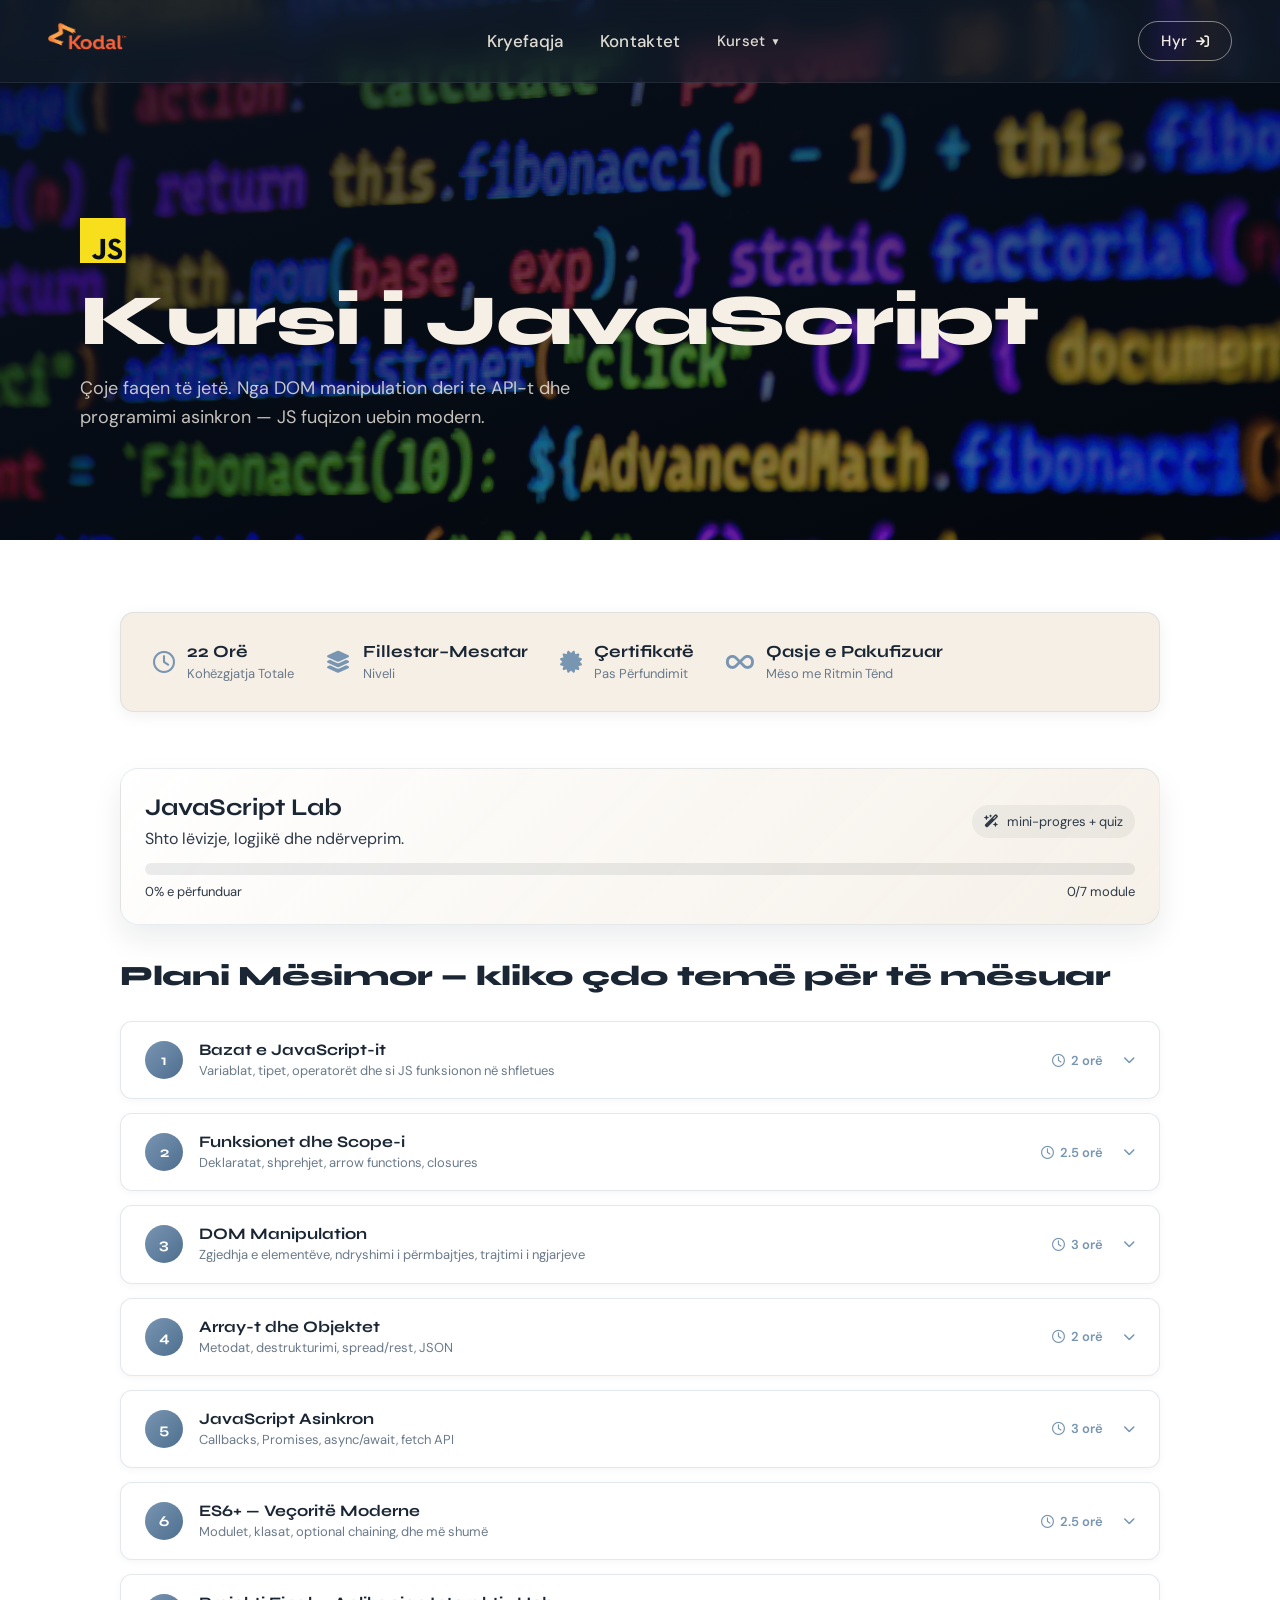
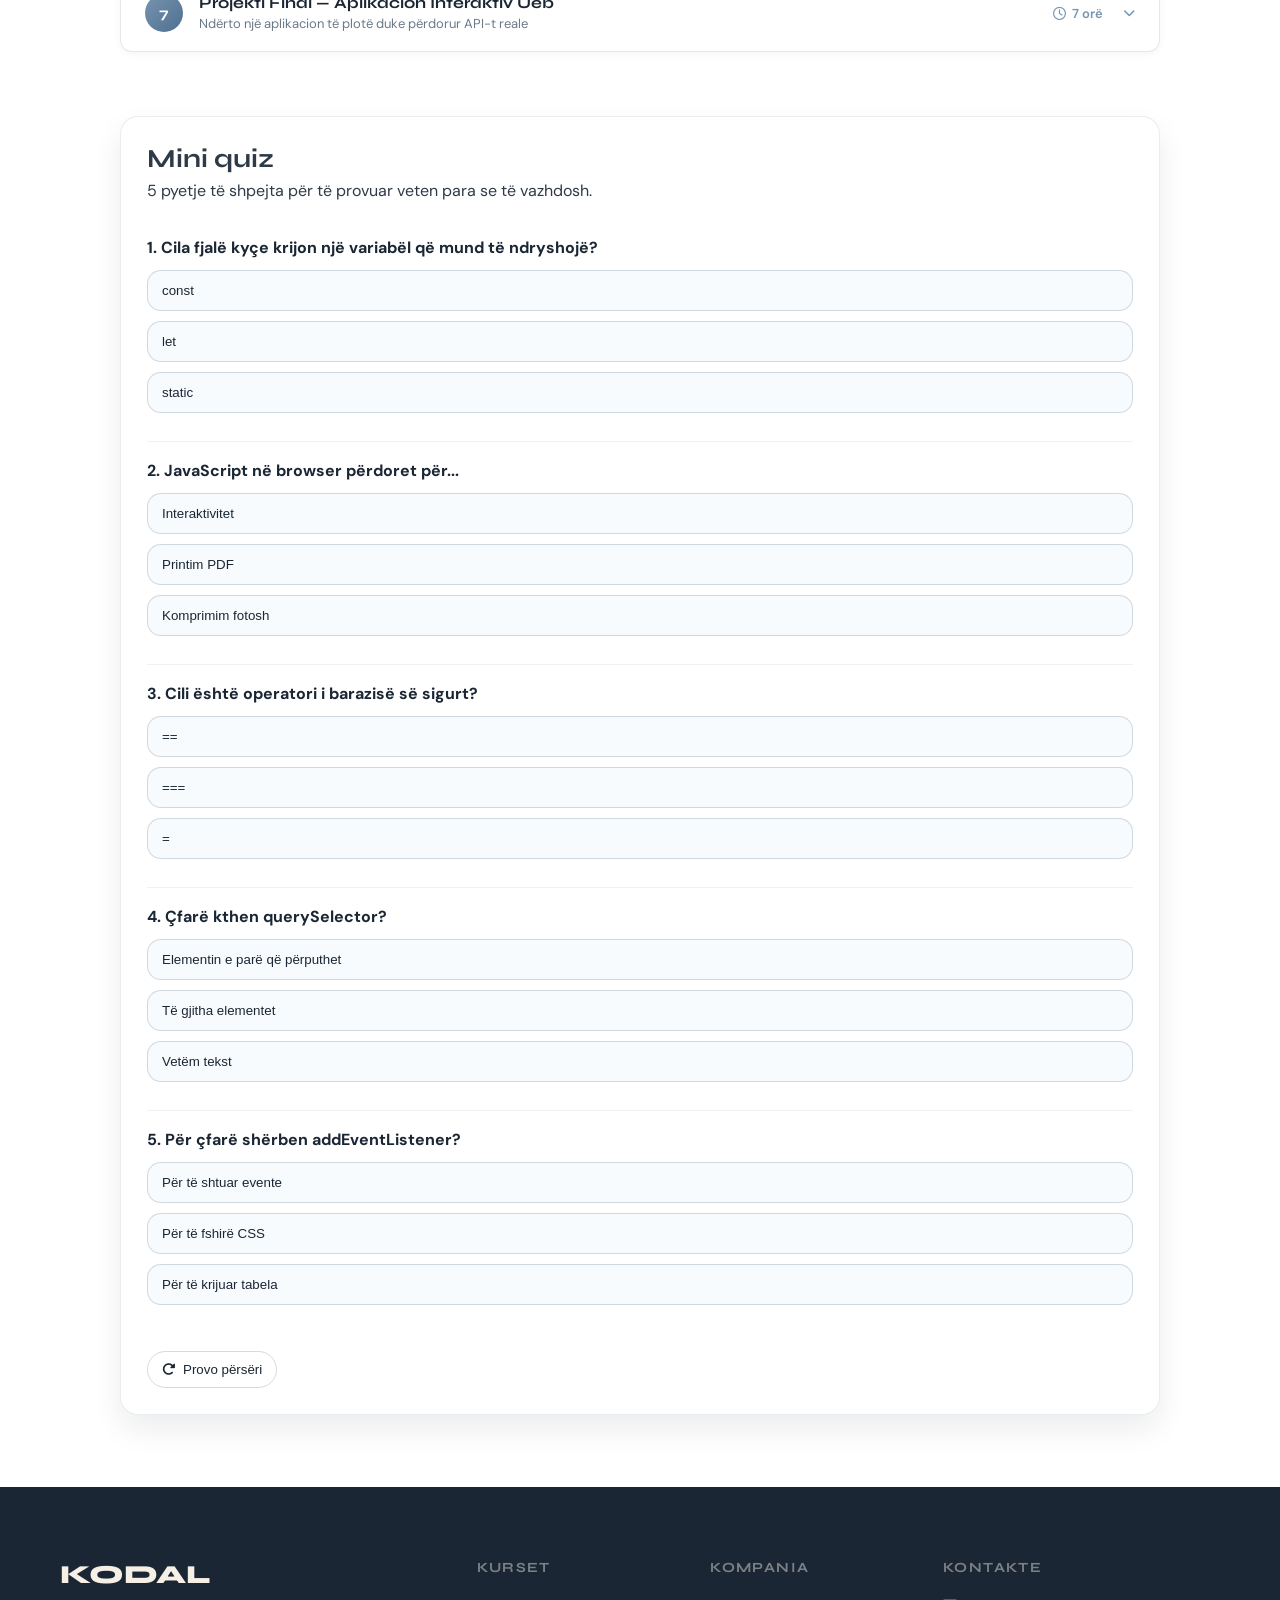
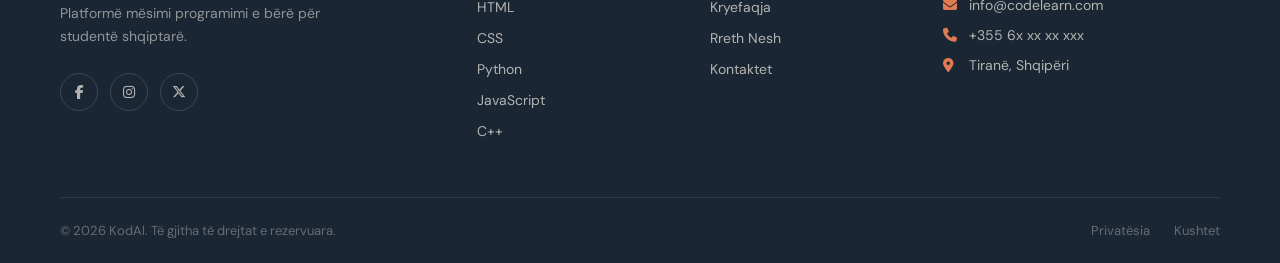
<file: javascript-course.html>
<!DOCTYPE html>
<html lang="sq">
<head>
    <meta charset="UTF-8">
    <meta name="viewport" content="width=device-width, initial-scale=1.0">
    <title>Kursi JavaScript – KodAl</title>
    <link rel="stylesheet" href="stylee.css">
    <link href="https://fonts.googleapis.com/css2?family=Syne:wght@400;600;700;800&family=DM+Sans:wght@300;400;500" rel="stylesheet">
    <link rel="stylesheet" href="https://cdnjs.cloudflare.com/ajax/libs/font-awesome/6.5.0/css/all.min.css">
</head>
<body>

<header>
    <nav class="toolbar">
        <div class="logo-container">
        <img src="media/zril.png" alt="Site Logo">
        </div>
        <div class="leftnav">
            <a href="index.html">Kryefaqja</a>
            <a href="contact.html">Kontaktet</a>
            <div class="dropdown-wrapper">
                <button class="dropdown-trigger">
                    Kurset <span class="arrow">&#9660;</span>
                </button>
                <div class="dropdown-menu">
                    <a href="html-course.html"><i class="fa-brands fa-html5" style="color:#e34c26;"></i> HTML</a>
                    <a href="css-course.html"><i class="fa-brands fa-css3-alt" style="color:#264de4;"></i> CSS</a>
                    <a href="python-course.html"><i class="fa-brands fa-python" style="color:#ffd43b;"></i> Python</a>
                    <a href="javascript-course.html"><i class="fa-brands fa-js" style="color:#f7df1e;"></i> JavaScript</a>
                    <a href="cpp-course.html"><i class="fa-solid fa-microchip" style="color:#00bfff;"></i> C++</a>
                </div>
            </div>
        </div>
        <div class="rightnav">
            <a href="login.html" class="login-btn"><span class="login-btn-text">Hyr</span><i class="fa-solid fa-arrow-right-to-bracket login-icon"></i></a>
        </div>
    </nav>
</header>

<section class="course-hero">
    <div class="course-hero-bg"><img src="media/pexels-peaky-31177054.jpg" alt="JavaScript"></div>
    <div class="course-hero-overlay"></div>
    <div class="course-hero-content">
        <i class="fa-brands fa-js course-hero-icon" style="color:#f7df1e;"></i>
        <h1>Kursi i JavaScript</h1>
        <p>Çoje faqen të jetë. Nga DOM manipulation deri te API-t dhe programimi asinkron — JS fuqizon uebin modern.</p>
    </div>
</section>

<div class="course-body">

    <div class="course-meta">
        <div class="course-meta-item"><i class="fa-regular fa-clock"></i><div><strong>22 Orë</strong><span>Kohëzgjatja Totale</span></div></div>
        <div class="course-meta-item"><i class="fa-solid fa-layer-group"></i><div><strong>Fillestar–Mesatar</strong><span>Niveli</span></div></div>
        <div class="course-meta-item"><i class="fa-solid fa-certificate"></i><div><strong>Çertifikatë</strong><span>Pas Përfundimit</span></div></div>
        <div class="course-meta-item"><i class="fa-solid fa-infinity"></i><div><strong>Qasje e Pakufizuar</strong><span>Mëso me Ritmin Tënd</span></div></div>
    </div>

    <h2 class="course-section-title">Plani Mësimor — kliko çdo temë për të mësuar</h2>

    <div class="course-modules">

        <div class="module-item">
            <div class="module-header">
                <div class="module-num">1</div>
                <div class="module-title-wrap">
                    <h4>Bazat e JavaScript-it</h4>
                    <p>Variablat, tipet, operatorët dhe si JS funksionon në shfletues</p>
                </div>
                <div class="module-duration"><i class="fa-regular fa-clock"></i> 2 orë</div>
                <i class="fa-solid fa-chevron-down module-arrow"></i>
            </div>
            <div class="module-body">
                <p>JavaScript është gjuha e vetme programimi natyrore e shfletuesit. HTML ndërton strukturën, CSS i jep pamje, JS i jep <em>sjellje</em>. Kur klikoni një buton dhe diçka ndodh — ajo është JavaScript.</p>
                <p>Mënyra moderne e deklarimit të variablave është me <strong>let</strong> dhe <strong>const</strong>. Shmangni <strong>var</strong> — ka probleme scope-i.</p>
                <code>// Variabla moderne
const emri = "Arta";         // nuk ndryshon
let mosha = 20;              // mund të ndryshojë
mosha = 21;                  // OK me let

// Tipet kryesore
const tekst = "Përshëndetje";    // string
const numri = 42;                 // number
const decimal = 3.14;            // gjithashtu number
const aktiv = true;              // boolean
const asnje = null;              // null
let papercaktuar;                // undefined

// Template literals (strings moderne)
const mesazh = `Pershendetje, ${emri}! Ke ${mosha} vjec.`;
console.log(mesazh);

// Operatorë logjikë
console.log(5 > 3);      // true
console.log(5 === "5");  // false — === krahason TIP gjithashtu
console.log(5 == "5");   // true — == konverton tipin (SHMANGNI!)</code>
                <div class="tip">💡 Gjithmonë përdor === (triple equals) në vend të == (double equals). Triple equals krahason si vlerën ashtu edhe tipin e të dhënave — shumë më i sigurt!</div>
            </div>
        </div>

        <div class="module-item">
            <div class="module-header">
                <div class="module-num">2</div>
                <div class="module-title-wrap">
                    <h4>Funksionet dhe Scope-i</h4>
                    <p>Deklaratat, shprehjet, arrow functions, closures</p>
                </div>
                <div class="module-duration"><i class="fa-regular fa-clock"></i> 2.5 orë</div>
                <i class="fa-solid fa-chevron-down module-arrow"></i>
            </div>
            <div class="module-body">
                <p>JavaScript ka disa mënyra të shkruash funksione. <strong>Arrow functions</strong> janë sintaksa moderne dhe kompakte — i sheh kudo në kod profesional.</p>
                <code>// Mënyra tradicionale
function presto(a, b) {
    return a + b;
}

// Function expression
const presto2 = function(a, b) {
    return a + b;
};

// Arrow function — sintaksa moderne ⭐
const presto3 = (a, b) => a + b;
const dyfish = x => x * 2;       // një parametër, pa kllapa
const pershendetje = () => "Hej!"; // pa parametra

// Closures — funksion brenda funksioni
function krijo_counter() {
    let count = 0;
    return function() {
        count++;
        return count;
    };
}

const counter = krijo_counter();
console.log(counter()); // 1
console.log(counter()); // 2
console.log(counter()); // 3 — count "kujtohet"!

// Scope: let/const janë "block scoped"
if (true) {
    let x = 10;
    const y = 20;
}
// console.log(x); // ERROR — x nuk ekziston jashtë blokut</code>
                <div class="tip">💡 Closures janë nga konceptet më të vështira por edhe të fuqishme të JS. Funksioni i brendshëm "kap" variablat e funksionit të jashtëm — edhe pasi ai funksion ka mbaruar ekzekutimin.</div>
            </div>
        </div>

        <div class="module-item">
            <div class="module-header">
                <div class="module-num">3</div>
                <div class="module-title-wrap">
                    <h4>DOM Manipulation</h4>
                    <p>Zgjedhja e elementëve, ndryshimi i përmbajtjes, trajtimi i ngjarjeve</p>
                </div>
                <div class="module-duration"><i class="fa-regular fa-clock"></i> 3 orë</div>
                <i class="fa-solid fa-chevron-down module-arrow"></i>
            </div>
            <div class="module-body">
                <p>DOM (Document Object Model) është mënyra si JavaScript "sheh" HTML-in — si pemë objektesh. Çdo tag HTML bëhet objekt JavaScript që mund ta lexojmë, ndryshojmë ose fshijmë.</p>
                <code>// Zgjedhja e elementëve
const titulli = document.querySelector("h1");
const butonat = document.querySelectorAll(".buton");
const forma = document.getElementById("forma-kontaktit");

// Ndryshimi i përmbajtjes
titulli.textContent = "Titulli i Ri!";
titulli.innerHTML = "Titulli me <strong>bold</strong>";

// Ndryshimi i stilit
titulli.style.color = "#e07b54";
titulli.style.fontSize = "48px";

// Shtimi/heqja e klasave CSS
titulli.classList.add("aktiv");
titulli.classList.remove("fshehur");
titulli.classList.toggle("highlight"); // shton nëse mungon, heq nëse ka

// Ngjarjet (Events) — zemra e interaktivitetit
const butoni = document.querySelector("#butoni-im");

butoni.addEventListener("click", function() {
    alert("Butonin u klikua!");
});

// Arrow function — mënyra moderne
butoni.addEventListener("click", () => {
    butoni.textContent = "Klikuar!";
    butoni.disabled = true;
});

// Forma — parandalim i dërgimit default
forma.addEventListener("submit", (event) => {
    event.preventDefault(); // mos rifresko faqen
    const emri = document.querySelector("#emri").value;
    console.log("Formulari u dërgua nga:", emri);
});</code>
                <div class="tip">💡 querySelector() është mjeti universal modern. getElementById() dhe getElementsByClassName() janë të vjetëruara — mëso querySelector() dhe querySelectorAll() dhe do t'i mbulojë të gjitha rastet.</div>
            </div>
        </div>

        <div class="module-item">
            <div class="module-header">
                <div class="module-num">4</div>
                <div class="module-title-wrap">
                    <h4>Array-t dhe Objektet</h4>
                    <p>Metodat, destrukturimi, spread/rest, JSON</p>
                </div>
                <div class="module-duration"><i class="fa-regular fa-clock"></i> 2 orë</div>
                <i class="fa-solid fa-chevron-down module-arrow"></i>
            </div>
            <div class="module-body">
                <p>Array-t dhe objektet janë strukturat kryesore të të dhënave në JS. Metodat moderne si <strong>map</strong>, <strong>filter</strong> dhe <strong>reduce</strong> janë thelbësorë — i sheh kudo në kod React, Node.js etj.</p>
                <code>const studentet = [
    { emri: "Arta", nota: 9.5 },
    { emri: "Blerim", nota: 7.0 },
    { emri: "Çlirim", nota: 8.5 },
];

// map — transformo çdo element
const emenat = studentet.map(s => s.emri);
// ["Arta", "Blerim", "Çlirim"]

// filter — filtro bazuar te kusht
const mire = studentet.filter(s => s.nota >= 8);
// [{emri:"Arta",...}, {emri:"Çlirim",...}]

// find — gjej elementin e parë që plotëson kushtin
const arta = studentet.find(s => s.emri === "Arta");

// reduce — reduko array në një vlerë
const shuma = studentet.reduce((total, s) => total + s.nota, 0);
const mesatare = shuma / studentet.length; // 8.33

// Destrukturimi
const { emri, nota } = studentet[0];
console.log(emri, nota); // Arta 9.5

const [i_pari, i_dyti] = emenat;
console.log(i_pari); // Arta

// Spread operator
const studentet_re = [...studentet, { emri: "Diana", nota: 9.0 }];

// JSON
const json_tekst = JSON.stringify(studentet);    // objekt → string
const objekti = JSON.parse(json_tekst);           // string → objekt</code>
                <div class="tip">💡 map, filter, find dhe reduce janë "funksionale" — kthejnë vlerë të re pa ndryshuar array-in origjinal. Kjo quhet immutability dhe është praktikë e mirë.</div>
            </div>
        </div>

        <div class="module-item">
            <div class="module-header">
                <div class="module-num">5</div>
                <div class="module-title-wrap">
                    <h4>JavaScript Asinkron</h4>
                    <p>Callbacks, Promises, async/await, fetch API</p>
                </div>
                <div class="module-duration"><i class="fa-regular fa-clock"></i> 3 orë</div>
                <i class="fa-solid fa-chevron-down module-arrow"></i>
            </div>
            <div class="module-body">
                <p>JavaScript është single-threaded — ekzekuton një gjë në një kohë. Por shumë operacione (kërkesa rrjeti, leximi i skedarëve) <em>marrin kohë</em>. Kodi asinkron e lejon JS të vazhdojë punën ndërkohë që pret — pa ngrirë faqen.</p>
                <code>// FETCH API — merr të dhëna nga interneti
// Mënyra moderne me async/await ⭐

async function merr_kodin_e_ditës() {
    try {
        // fetch() dërgon kërkesë HTTP
        const pergjigja = await fetch("https://api.quotable.io/random");

        // kontrollo nëse shkoi mirë
        if (!pergjigja.ok) {
            throw new Error("Kërkesa dështoi!");
        }

        // kthe JSON-in
        const te_dhenat = await pergjigja.json();

        console.log("Citati:", te_dhenat.content);
        console.log("Autori:", te_dhenat.author);

        // shfaq në faqe
        document.querySelector("#citati").textContent = te_dhenat.content;

    } catch (gabim) {
        console.error("Gabim:", gabim.message);
        document.querySelector("#gabim").textContent = "Nuk u arrit të lidhet.";
    }
}

// thërrite kur faqja ngarkohet
merr_kodin_e_ditës();

// ose kur klikohet buton
document.querySelector("#buton-kito").addEventListener("click", merr_kodin_e_ditës);</code>
                <div class="tip">💡 async/await është shumë më i lexueshëm se Promises zinxhir me .then().catch(). Gjithmonë mbulo await me try/catch — kërkesat e rrjetit mund të dështojnë!</div>
            </div>
        </div>

        <div class="module-item">
            <div class="module-header">
                <div class="module-num">6</div>
                <div class="module-title-wrap">
                    <h4>ES6+ — Veçoritë Moderne</h4>
                    <p>Modulet, klasat, optional chaining, dhe më shumë</p>
                </div>
                <div class="module-duration"><i class="fa-regular fa-clock"></i> 2.5 orë</div>
                <i class="fa-solid fa-chevron-down module-arrow"></i>
            </div>
            <div class="module-body">
                <p>ES6 (2015) dhe versionet pas tij sollën ndryshime revolucionare. Kodi modern JS është pothuajse i pakuptueshëm pa njohur këto veçori — do t'i shohësh çdo ditë.</p>
                <code">// Modulet — organizo kodin në skedarë
// skedari: math.js
export const PI = 3.14159;
export function shuma(a, b) { return a + b; }
export default class Kalkulatori { /* ... */ }

// skedari: main.js
import Kalkulatori, { PI, shuma } from "./math.js";

// Klasat (ES6)
class Karroca {
    #shpejtesia = 0; // fushë private (ES2022)

    constructor(marka) {
        this.marka = marka;
    }

    shpejto(vlera) {
        this.#shpejtesia += vlera;
        return this; // zinxhirim metodash
    }

    get info() {
        return `${this.marka}: ${this.#shpejtesia} km/h`;
    }
}

const BMW = new Karroca("BMW").shpejto(50).shpejto(30);
console.log(BMW.info); // BMW: 80 km/h

// Optional Chaining — shmang gabimet "cannot read property of null"
const perdoruesi = { profil: { adresa: { qyteti: "Tiranë" } } };
const qyteti = perdoruesi?.profil?.adresa?.qyteti ?? "E panjohur";
// Nëse cilado nga këto është null/undefined → "E panjohur"

// Nullish Coalescing (??)
const emri = null ?? "Mysafir";  // "Mysafir"
const numri = 0 ?? 42;           // 0 (0 nuk është null!)</code>
                <div class="tip">💡 Optional chaining (?.) dhe nullish coalescing (??) janë dy nga veçoritë më praktike të JS modern. Shumë bug-a të zakonshëm "cannot read properties of undefined" zhduken me ?..</div>
            </div>
        </div>

        <div class="module-item">
            <div class="module-header">
                <div class="module-num">7</div>
                <div class="module-title-wrap">
                    <h4>Projekti Final — Aplikacion Interaktiv Ueb</h4>
                    <p>Ndërto një aplikacion të plotë duke përdorur API-t reale</p>
                </div>
                <div class="module-duration"><i class="fa-regular fa-clock"></i> 7 orë</div>
                <i class="fa-solid fa-chevron-down module-arrow"></i>
            </div>
            <div class="module-body">
                <p>Do të ndërtojmë një aplikacion moti (Weather App) real duke lidhur me API publike. Aplikacioni do të marrë vendndodhjen e përdoruesit, do të kërkojë të dhëna moti live dhe do t'i shfaqë me animacione.</p>
                <code>// Weather App — Struktura kryesore
async function merr_motin(qyteti) {
    const API_KEY = "çelësi_yt_nga_openweathermap";
    const URL = `https://api.openweathermap.org/data/2.5/weather?q=${qyteti}&appid=${API_KEY}&units=metric&lang=al`;

    const resp = await fetch(URL);
    const data = await resp.json();

    shfaq_motin({
        qyteti: data.name,
        temperatura: Math.round(data.main.temp),
        pershkrimi: data.weather[0].description,
        lagështia: data.main.humidity,
        era: data.wind.speed,
        ikona: data.weather[0].icon
    });
}

function shfaq_motin(moti) {
    document.querySelector("#qyteti").textContent = moti.qyteti;
    document.querySelector("#temperatura").textContent = `${moti.temperatura}°C`;
    document.querySelector("#pershkrim").textContent = moti.pershkrimi;
    document.querySelector("#ikona").src =
        `https://openweathermap.org/img/wn/${moti.ikona}@2x.png`;
}

// Kërko me Enter
document.querySelector("#input-qytet")
    .addEventListener("keypress", e => {
        if (e.key === "Enter") merr_motin(e.target.value);
    });</code>
                <div class="tip">🎉 Pas kësaj ke aftësi për të aplikuar si Frontend Developer fillestar! Hapi tjetër: mëso React.js — framework-u nr.1 i industrisë për ndërtimin e UI-eve komplekse.</div>
            </div>
        </div>

    </div>
</div>

<footer class="footer">
    <div class="footer-container">
        <div class="footer-brand">
            <h3>KODAL</h3>
            <p>Platformë mësimi programimi e bërë për studentë shqiptarë.</p>
            <div class="footer-social-icons">
                <a href="#" aria-label="Facebook"><i class="fa-brands fa-facebook-f"></i></a>
                <a href="#" aria-label="Instagram"><i class="fa-brands fa-instagram"></i></a>
                <a href="#" aria-label="Twitter"><i class="fa-brands fa-x-twitter"></i></a>
            </div>
        </div>
        <div class="footer-links">
            <h4>Kurset</h4>
            <ul>
                <li><a href="html-course.html">HTML</a></li>
                <li><a href="css-course.html">CSS</a></li>
                <li><a href="python-course.html">Python</a></li>
                <li><a href="javascript-course.html">JavaScript</a></li>
                <li><a href="cpp-course.html">C++</a></li>
            </ul>
        </div>
        <div class="footer-links">
            <h4>Kompania</h4>
            <ul>
                <li><a href="index.html">Kryefaqja</a></li>
                <li><a href="contact.html">Rreth Nesh</a></li>
                <li><a href="contact.html">Kontaktet</a></li>
            </ul>
        </div>
        <div class="footer-contact-block">
            <h4>Kontakte</h4>
            <p><i class="fa-solid fa-envelope"></i> info@codelearn.com</p>
            <p><i class="fa-solid fa-phone"></i> +355 6x xx xx xxx</p>
            <p><i class="fa-solid fa-location-dot"></i> Tiranë, Shqipëri</p>
        </div>
    </div>
    <div class="footer-bottom">
        <p>© 2026 KodAl. Të gjitha të drejtat e rezervuara.</p>
        <div class="footer-bottom-links">
            <a href="#">Privatësia</a>
            <a href="#">Kushtet</a>
        </div>
    </div>
</footer>

<script>
document.querySelectorAll('.module-header').forEach(header => {
    header.addEventListener('click', () => {
        const item = header.closest('.module-item');
        const isOpen = item.classList.contains('open');
        document.querySelectorAll('.module-item').forEach(i => i.classList.remove('open'));
        if (!isOpen) item.classList.add('open');
    });
});
</script>

    <script src="auth.js"></script>
    <script src="course.js"></script>

</body>
</html>
</file>
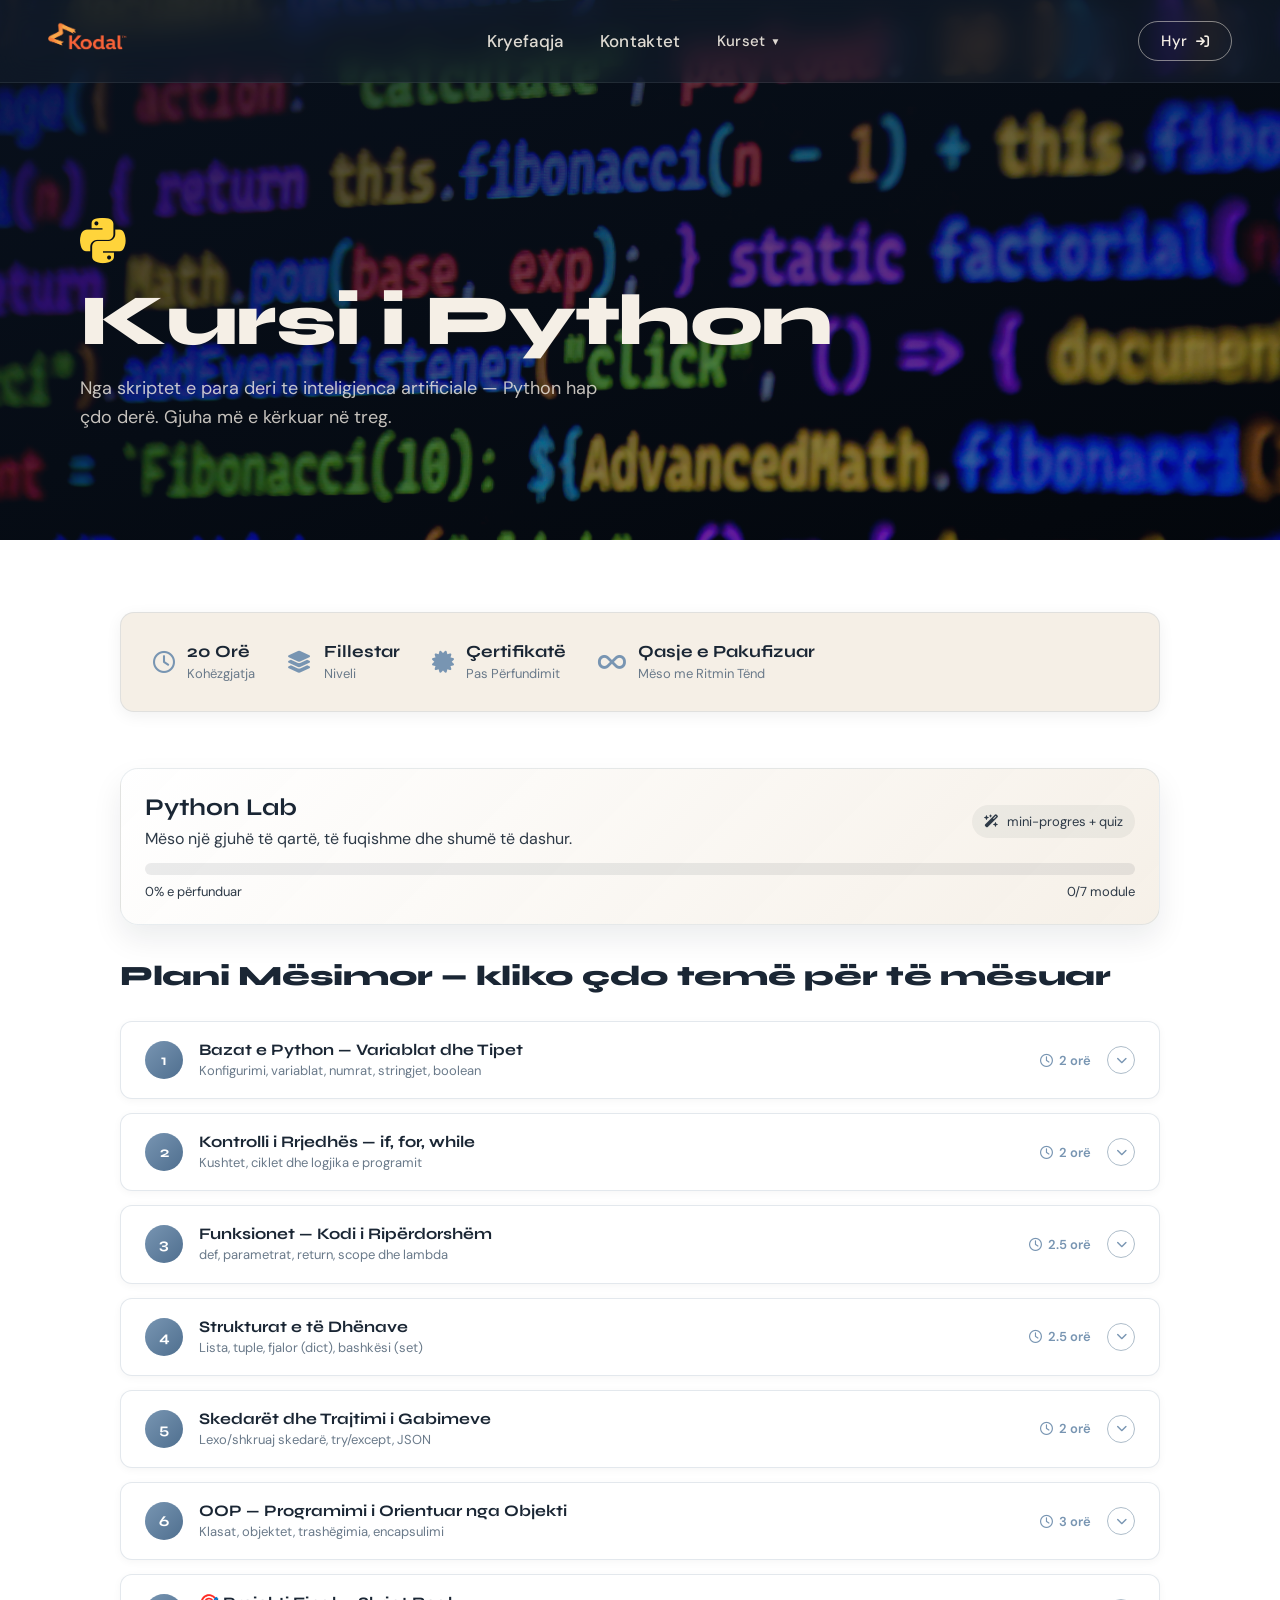
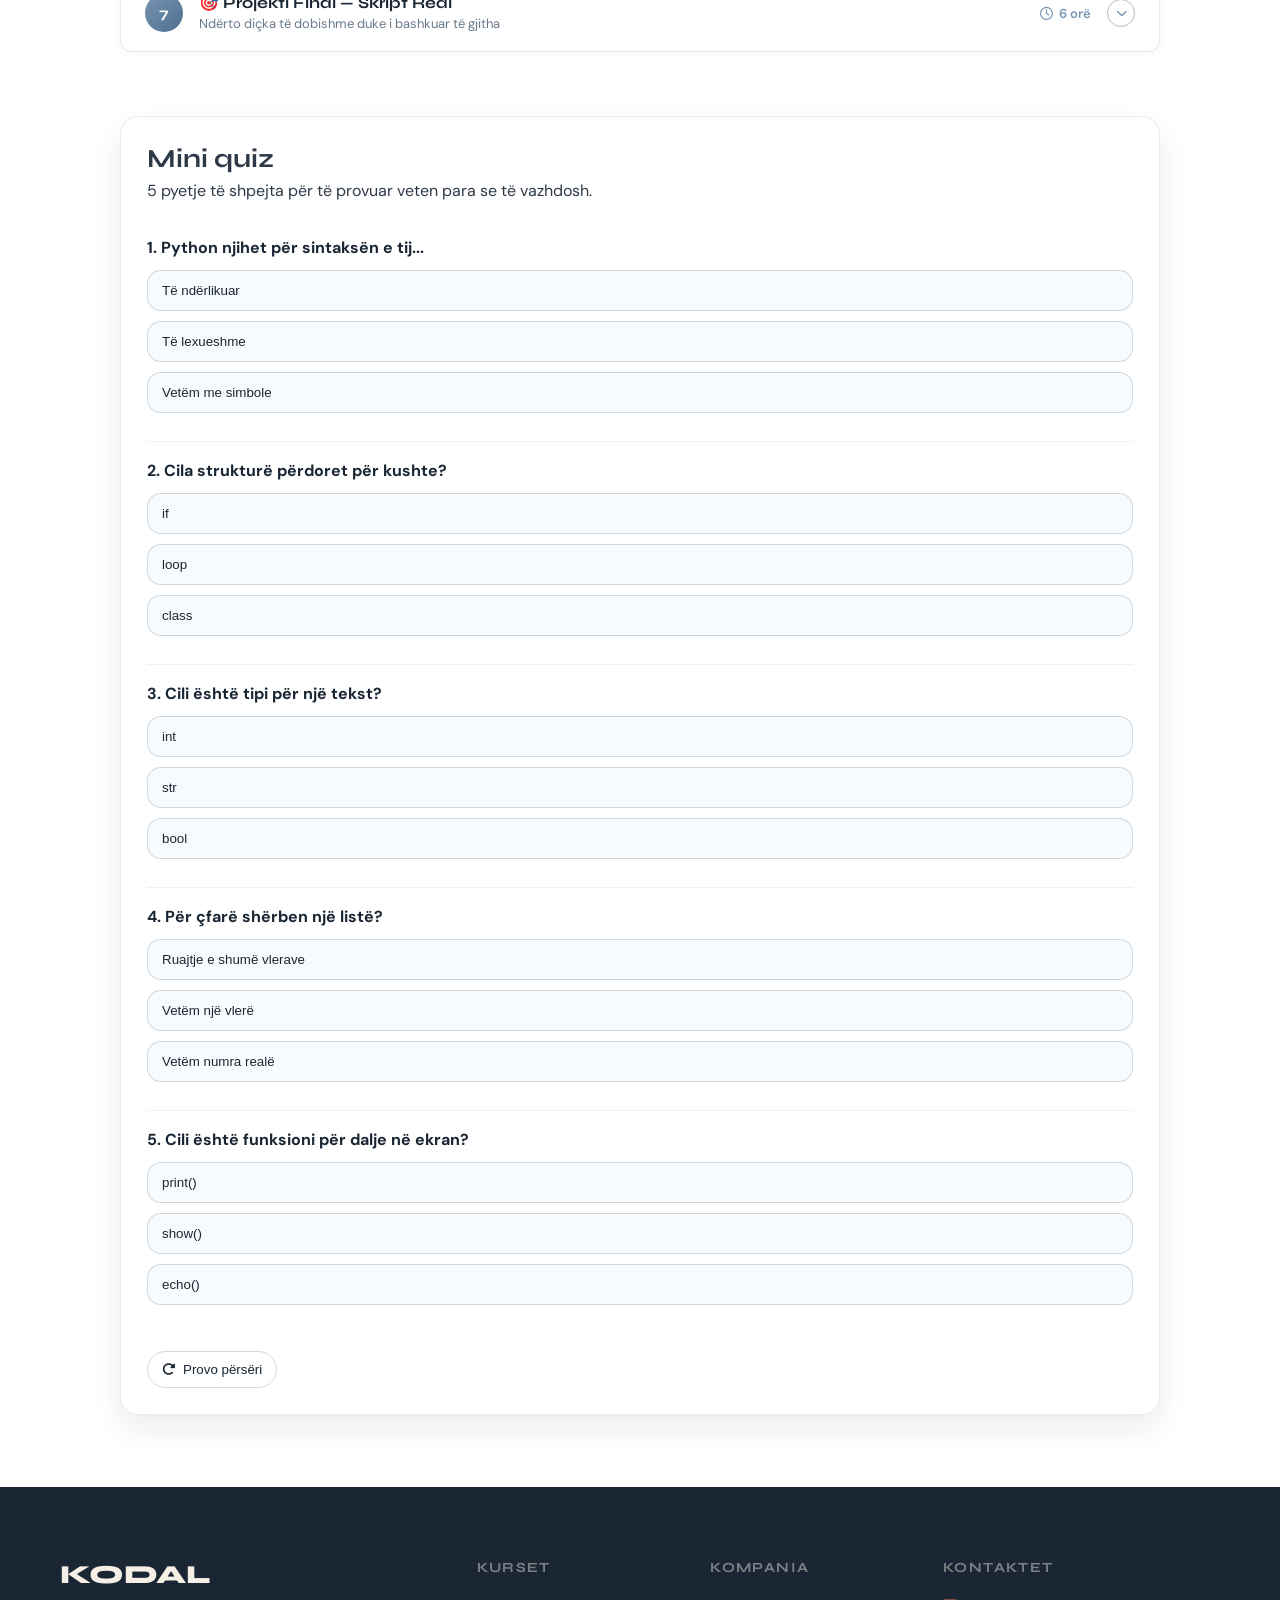
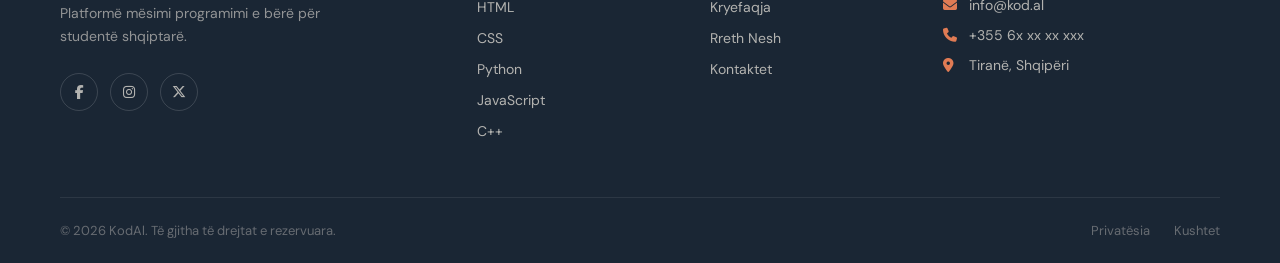
<file: python-course.html>
<!DOCTYPE html>
<html lang="sq">
<head>
    <meta charset="UTF-8">
    <meta name="viewport" content="width=device-width, initial-scale=1.0">
    <title>Kursi i Python – KodAl</title>
    <link rel="stylesheet" href="stylee.css">
    <link href="https://fonts.googleapis.com/css2?family=Syne:wght@400;600;700;800&family=DM+Sans:wght@300;400;500&display=swap" rel="stylesheet">
    <link rel="stylesheet" href="https://cdnjs.cloudflare.com/ajax/libs/font-awesome/6.5.0/css/all.min.css">
</head>
<body>

<header>
    <nav class="toolbar">
        <div class="logo-container"><img src="media/zril.png" alt="KodAl Logo"></div>
        <div class="leftnav">
            <a href="index.html">Kryefaqja</a>
            <a href="contact.html">Kontaktet</a>
            <div class="dropdown-wrapper">
                <button class="dropdown-trigger">Kurset <span class="arrow">&#9660;</span></button>
                <div class="dropdown-menu">
                    <a href="html-course.html"><i class="fa-brands fa-html5" style="color:#e34c26;"></i> HTML</a>
                    <a href="css-course.html"><i class="fa-brands fa-css3-alt" style="color:#264de4;"></i> CSS</a>
                    <a href="python-course.html"><i class="fa-brands fa-python" style="color:#ffd43b;"></i> Python</a>
                    <a href="javascript-course.html"><i class="fa-brands fa-js" style="color:#f7df1e;"></i> JavaScript</a>
                    <a href="cpp-course.html"><i class="fa-solid fa-microchip" style="color:#00bfff;"></i> C++</a>
                </div>
            </div>
        </div>
        <div class="rightnav">
            <a href="login.html" class="login-btn">
                <span class="login-btn-text">Hyr</span>
                <i class="fa-solid fa-arrow-right-to-bracket login-icon"></i>
            </a>
        </div>
    </nav>
</header>

<section class="course-hero">
    <div class="course-hero-bg">
        <img src="media/pexels-peaky-31177054.jpg" alt="Python kursi">
    </div>
    <div class="course-hero-overlay"></div>
    <div class="course-hero-content">
        <i class="fa-brands fa-python course-hero-icon" style="color:#ffd43b;"></i>
        <h1>Kursi i Python</h1>
        <p>Nga skriptet e para deri te inteligjenca artificiale — Python hap çdo derë. Gjuha më e kërkuar në treg.</p>
    </div>
</section>

<div class="course-body">
    <div class="course-meta">
        <div class="course-meta-item"><i class="fa-regular fa-clock"></i><div><strong>20 Orë</strong><span>Kohëzgjatja</span></div></div>
        <div class="course-meta-item"><i class="fa-solid fa-layer-group"></i><div><strong>Fillestar</strong><span>Niveli</span></div></div>
        <div class="course-meta-item"><i class="fa-solid fa-certificate"></i><div><strong>Çertifikatë</strong><span>Pas Përfundimit</span></div></div>
        <div class="course-meta-item"><i class="fa-solid fa-infinity"></i><div><strong>Qasje e Pakufizuar</strong><span>Mëso me Ritmin Tënd</span></div></div>
    </div>

    <h2 class="course-section-title">Plani Mësimor — kliko çdo temë për të mësuar</h2>

    <div class="course-modules">

        <!-- MODULE 1 -->
        <div class="module-item">
            <div class="module-header" onclick="toggle(this)">
                <div class="module-num">1</div>
                <div class="module-header-text">
                    <h4>Bazat e Python — Variablat dhe Tipet</h4>
                    <p>Konfigurimi, variablat, numrat, stringjet, boolean</p>
                </div>
                <div class="module-duration"><i class="fa-regular fa-clock"></i> 2 orë</div>
                <div class="module-toggle"><i class="fa-solid fa-chevron-down"></i></div>
            </div>
            <div class="module-body"><div class="module-content">
                <p>Python është e ndryshme nga shumë gjuhë — nuk ka nevojë të deklarosh llojin e variablit, nuk ka <code style="background:#f0f0f0;color:#c63;padding:2px 6px;border-radius:4px;font-size:13px;">;</code> në fund të rreshtave, dhe <strong>indentimi (hapësirat) janë pjesë e kodit</strong>. Kjo e bën Python shumë të lexueshme dhe të lehtë për fillestarët.</p>
                <p>Për të filluar, instalo Python nga <strong>python.org</strong> dhe përdor <strong>VS Code</strong> si editor. Shkruaj skedarin e parë me <code style="background:#f0f0f0;color:#c63;padding:2px 6px;border-radius:4px;font-size:13px;">.py</code> dhe ekzekuto me <code style="background:#f0f0f0;color:#c63;padding:2px 6px;border-radius:4px;font-size:13px;">python skedari.py</code> në terminal.</p>
                <div class="code-block"><span class="c"># Python — variablat dhe tipet kryesore</span>
<span class="fn">emri</span> = <span class="str">"Arta"</span>          <span class="c"># string (tekst)</span>
<span class="fn">mosha</span> = <span class="num">20</span>              <span class="c"># int (numër i plotë)</span>
<span class="fn">nota</span> = <span class="num">9.5</span>             <span class="c"># float (numër dhjetor)</span>
<span class="fn">aktiv</span> = <span class="kw">True</span>            <span class="c"># bool (e vërtetë / False)</span>

<span class="c"># Printimi i vlerave</span>
<span class="fn">print</span>(<span class="str">"Pershendetje!"</span>)
<span class="fn">print</span>(<span class="str">f"Emri im: {emri}, mosha: {mosha} vjec"</span>)

<span class="c"># Input nga përdoruesi</span>
<span class="fn">emri</span> = <span class="fn">input</span>(<span class="str">"Si te quajne? "</span>)
<span class="fn">print</span>(<span class="str">f"Mire se erdhe, {emri}!"</span>)

<span class="c"># Operatorët matematikë</span>
<span class="fn">print</span>(<span class="num">10</span> + <span class="num">3</span>)   <span class="c"># 13</span>
<span class="fn">print</span>(<span class="num">10</span> / <span class="num">3</span>)   <span class="c"># 3.333...</span>
<span class="fn">print</span>(<span class="num">10</span> // <span class="num">3</span>)  <span class="c"># 3   (pjesëtim i plotë)</span>
<span class="fn">print</span>(<span class="num">10</span> % <span class="num">3</span>)   <span class="c"># 1   (mbetja)</span>
<span class="fn">print</span>(<span class="num">2</span> ** <span class="num">8</span>)   <span class="c"># 256 (fuqia)</span></div>
                <div class="tip"><strong>💡 f-strings janë mënyra moderne!</strong> Shkruaj <code style="background:#fff3cd;color:#856404;padding:1px 5px;border-radius:3px;">f"tekst {variabli}"</code> — është shumë më e pastër se bashkimi me <code style="background:#fff3cd;color:#856404;padding:1px 5px;border-radius:3px;">"tekst " + str(variabli)</code>. Gjithmonë përdor f-strings në kod modern!</div>
            </div></div>
        </div>

        <!-- MODULE 2 -->
        <div class="module-item">
            <div class="module-header" onclick="toggle(this)">
                <div class="module-num">2</div>
                <div class="module-header-text">
                    <h4>Kontrolli i Rrjedhës — if, for, while</h4>
                    <p>Kushtet, ciklet dhe logjika e programit</p>
                </div>
                <div class="module-duration"><i class="fa-regular fa-clock"></i> 2 orë</div>
                <div class="module-toggle"><i class="fa-solid fa-chevron-down"></i></div>
            </div>
            <div class="module-body"><div class="module-content">
                <p>Me kontrollin e rrjedhës i tregojmë programit "nëse kjo, bëj atë — ndryshe bëj tjetrin". Python e bën këtë me <strong>if/elif/else</strong>. Kujdes: <strong>indentimi 4 hapësira është i DETYRUESHËM</strong> — ndryshe programi jep gabim!</p>
                <div class="code-block"><span class="c"># if / elif / else</span>
nota = <span class="num">8.5</span>
<span class="kw">if</span> nota >= <span class="num">9</span>:
    <span class="fn">print</span>(<span class="str">"Shkëlqyeshëm! ⭐"</span>)
<span class="kw">elif</span> nota >= <span class="num">6</span>:
    <span class="fn">print</span>(<span class="str">"Kaloi!"</span>)
<span class="kw">else</span>:
    <span class="fn">print</span>(<span class="str">"Duhet më shumë punë..."</span>)

<span class="c"># for loop — për çdo element</span>
kurset = [<span class="str">"HTML"</span>, <span class="str">"CSS"</span>, <span class="str">"Python"</span>]
<span class="kw">for</span> kurs <span class="kw">in</span> kurset:
    <span class="fn">print</span>(<span class="str">f"Duke mësuar: {kurs}"</span>)

<span class="c"># range() — gjeneron sekuencë numrash</span>
<span class="kw">for</span> i <span class="kw">in</span> <span class="fn">range</span>(<span class="num">5</span>):         <span class="c"># 0, 1, 2, 3, 4</span>
    <span class="fn">print</span>(i)

<span class="kw">for</span> i <span class="kw">in</span> <span class="fn">range</span>(<span class="num">1</span>, <span class="num">11</span>):    <span class="c"># 1 deri 10</span>
    <span class="fn">print</span>(<span class="str">f"{i} x 5 = {i*5}"</span>)

<span class="c"># while loop — derisa plotësohet kushti</span>
numri = <span class="num">0</span>
<span class="kw">while</span> numri < <span class="num">5</span>:
    <span class="fn">print</span>(<span class="str">f"Numri: {numri}"</span>)
    numri += <span class="num">1</span>   <span class="c"># += shton 1 çdo herë</span>

<span class="c"># List comprehension — Python-ike dhe elegante!</span>
katratet = [x**<span class="num">2</span> <span class="kw">for</span> x <span class="kw">in</span> <span class="fn">range</span>(<span class="num">1</span>, <span class="num">6</span>)]
<span class="fn">print</span>(katratet)  <span class="c"># [1, 4, 9, 16, 25]</span>

<span class="c"># Fjalë kyçe break dhe continue</span>
<span class="kw">for</span> i <span class="kw">in</span> <span class="fn">range</span>(<span class="num">10</span>):
    <span class="kw">if</span> i == <span class="num">3</span>: <span class="kw">continue</span>  <span class="c"># kalo 3-shin</span>
    <span class="kw">if</span> i == <span class="num">7</span>: <span class="kw">break</span>     <span class="c"># ndalon te 7</span>
    <span class="fn">print</span>(i)              <span class="c"># 0,1,2,4,5,6</span></div>
                <div class="tip"><strong>💡 range(start, stop, step):</strong> <code style="background:#fff3cd;color:#856404;padding:1px 5px;border-radius:3px;">range(10, 0, -1)</code> numëron nga 10 deri 1 mbrapsht. <code style="background:#fff3cd;color:#856404;padding:1px 5px;border-radius:3px;">range(0, 20, 2)</code> jep çiftet 0,2,4,...18. Shumë i dobishëm!</div>
            </div></div>
        </div>

        <!-- MODULE 3 -->
        <div class="module-item">
            <div class="module-header" onclick="toggle(this)">
                <div class="module-num">3</div>
                <div class="module-header-text">
                    <h4>Funksionet — Kodi i Ripërdorshëm</h4>
                    <p>def, parametrat, return, scope dhe lambda</p>
                </div>
                <div class="module-duration"><i class="fa-regular fa-clock"></i> 2.5 orë</div>
                <div class="module-toggle"><i class="fa-solid fa-chevron-down"></i></div>
            </div>
            <div class="module-body"><div class="module-content">
                <p>Funksionet janë blloqe kodi me emër — i shkruajmë NJË herë dhe i përdorim sa herë të duhet. Parimi kryesor është <strong>DRY — Don't Repeat Yourself</strong>. Nëse shkruajmë të njëjtin kod dy herë, e bëjmë funksion.</p>
                <div class="code-block"><span class="c"># Funksion i thjeshtë</span>
<span class="kw">def</span> <span class="fn">pershendet</span>(emri):
    <span class="fn">print</span>(<span class="str">f"Pershendetje, {emri}!"</span>)

<span class="fn">pershendet</span>(<span class="str">"Arta"</span>)   <span class="c"># → Pershendetje, Arta!</span>
<span class="fn">pershendet</span>(<span class="str">"Blerim"</span>) <span class="c"># → Pershendetje, Blerim!</span>

<span class="c"># Funksion me return</span>
<span class="kw">def</span> <span class="fn">shto</span>(a, b):
    <span class="kw">return</span> a + b

rezultati = <span class="fn">shto</span>(<span class="num">5</span>, <span class="num">7</span>)
<span class="fn">print</span>(rezultati)  <span class="c"># 12</span>

<span class="c"># Vlera default — nëse nuk jepet argument</span>
<span class="kw">def</span> <span class="fn">pershkruaj</span>(emri, mosha=<span class="num">18</span>):
    <span class="kw">return</span> <span class="str">f"{emri} eshte {mosha} vjec"</span>

<span class="fn">print</span>(<span class="fn">pershkruaj</span>(<span class="str">"Arta"</span>))         <span class="c"># mosha = 18 (default)</span>
<span class="fn">print</span>(<span class="fn">pershkruaj</span>(<span class="str">"Blerim"</span>, <span class="num">22</span>))  <span class="c"># mosha = 22</span>

<span class="c"># *args — numër i panjohur argumentesh</span>
<span class="kw">def</span> <span class="fn">shto_te_gjitha</span>(*numrat):
    <span class="kw">return</span> <span class="fn">sum</span>(numrat)

<span class="fn">print</span>(<span class="fn">shto_te_gjitha</span>(<span class="num">1</span>, <span class="num">2</span>, <span class="num">3</span>, <span class="num">4</span>, <span class="num">5</span>))  <span class="c"># 15</span>

<span class="c"># Lambda — funksion i shkurtër njëherësh</span>
dyfish = <span class="kw">lambda</span> x: x * <span class="num">2</span>
<span class="fn">print</span>(<span class="fn">dyfish</span>(<span class="num">7</span>))  <span class="c"># 14</span>

katrore = <span class="kw">lambda</span> x, y: x * y
<span class="fn">print</span>(<span class="fn">katrore</span>(<span class="num">4</span>, <span class="num">5</span>))  <span class="c"># 20</span></div>
                <div class="tip"><strong>💡 Scope:</strong> Variablat brenda funksionit janë "lokale" — nuk ekzistojnë jashtë tij. Për të modifikuar variabla globale brenda funksionit, përdor fjalën kyçe <code style="background:#fff3cd;color:#856404;padding:1px 5px;border-radius:3px;">global</code>, por shmangje kur të mundesh — e bën kodin të vështirë për debug.</div>
            </div></div>
        </div>

        <!-- MODULE 4 -->
        <div class="module-item">
            <div class="module-header" onclick="toggle(this)">
                <div class="module-num">4</div>
                <div class="module-header-text">
                    <h4>Strukturat e të Dhënave</h4>
                    <p>Lista, tuple, fjalor (dict), bashkësi (set)</p>
                </div>
                <div class="module-duration"><i class="fa-regular fa-clock"></i> 2.5 orë</div>
                <div class="module-toggle"><i class="fa-solid fa-chevron-down"></i></div>
            </div>
            <div class="module-body"><div class="module-content">
                <p>Python ka katër struktura kryesore të të dhënave. Të diturit çka të përdorësh e bën diferencën mes kodit të mirë dhe atij kaotik.</p>
                <div class="code-block"><span class="c"># LIST — koleksion i renditur dhe i ndryshueshem</span>
kurset = [<span class="str">"HTML"</span>, <span class="str">"CSS"</span>, <span class="str">"Python"</span>]
kurset.<span class="fn">append</span>(<span class="str">"JavaScript"</span>)  <span class="c"># shto në fund</span>
kurset.<span class="fn">insert</span>(<span class="num">0</span>, <span class="str">"Git"</span>)       <span class="c"># shto në pozicion</span>
kurset.<span class="fn">remove</span>(<span class="str">"CSS"</span>)         <span class="c"># fshij sipas vlerës</span>
<span class="fn">print</span>(kurset[<span class="num">0</span>])               <span class="c"># elementi i parë</span>
<span class="fn">print</span>(kurset[<span class="num">-1</span>])              <span class="c"># i fundit</span>
<span class="fn">print</span>(kurset[<span class="num">1</span>:<span class="num">3</span>])             <span class="c"># slice: nga 1 deri 3</span>
<span class="fn">print</span>(<span class="fn">len</span>(kurset))             <span class="c"># numri i elementeve</span>

<span class="c"># DICTIONARY — çelës:vlerë, si JSON</span>
studenti = {
    <span class="str">"emri"</span>: <span class="str">"Arta"</span>,
    <span class="str">"mosha"</span>: <span class="num">20</span>,
    <span class="str">"nota"</span>: <span class="num">9.5</span>,
    <span class="str">"kurset"</span>: [<span class="str">"Python"</span>, <span class="str">"SQL"</span>]
}
<span class="fn">print</span>(studenti[<span class="str">"emri"</span>])           <span class="c"># Arta</span>
studenti[<span class="str">"qyteti"</span>] = <span class="str">"Tiranë"</span>    <span class="c"># shto çelës të ri</span>
studenti.<span class="fn">get</span>(<span class="str">"mbiemri"</span>, <span class="str">"N/A"</span>)  <span class="c"># nëse nuk ekziston → N/A</span>

<span class="c"># Iterim mbi dict</span>
<span class="kw">for</span> celesi, vlera <span class="kw">in</span> studenti.<span class="fn">items</span>():
    <span class="fn">print</span>(<span class="str">f"{celesi}: {vlera}"</span>)

<span class="c"># TUPLE — si lista por i pandryshueshëm</span>
koordinatat = (<span class="num">41.33</span>, <span class="num">19.82</span>)  <span class="c"># Tiranë lat/lon</span>
<span class="fn">print</span>(koordinatat[<span class="num">0</span>])          <span class="c"># 41.33</span>

<span class="c"># SET — elemente unike, pa rend</span>
gjuhe = {<span class="str">"Python"</span>, <span class="str">"Python"</span>, <span class="str">"JS"</span>, <span class="str">"SQL"</span>}
<span class="fn">print</span>(gjuhe)  <span class="c"># {"Python", "JS", "SQL"} — duplikati hiqet!</span></div>
                <div class="tip"><strong>💡 Kur cfarë të përdorësh?</strong> LIST kur renditja ka rëndësi dhe ndryshon. DICT kur ke çelës-vlerë (si objekt JSON). TUPLE kur të dhënat nuk ndryshojnë kurrë (koordinata, data). SET kur duhet të kontrollosh nëse elementi ekziston — SET është jashtëzakonisht i shpejtë për këtë!</div>
            </div></div>
        </div>

        <!-- MODULE 5 -->
        <div class="module-item">
            <div class="module-header" onclick="toggle(this)">
                <div class="module-num">5</div>
                <div class="module-header-text">
                    <h4>Skedarët dhe Trajtimi i Gabimeve</h4>
                    <p>Lexo/shkruaj skedarë, try/except, JSON</p>
                </div>
                <div class="module-duration"><i class="fa-regular fa-clock"></i> 2 orë</div>
                <div class="module-toggle"><i class="fa-solid fa-chevron-down"></i></div>
            </div>
            <div class="module-body"><div class="module-content">
                <p>Programet reale lexojnë dhe shkruajnë skedarë — CSV, TXT, JSON. Python e bën këtë shumë të lehtë me <code style="background:#f0f0f0;color:#c63;padding:2px 6px;border-radius:4px;font-size:13px;">open()</code>. Gjithmonë përdor <code style="background:#f0f0f0;color:#c63;padding:2px 6px;border-radius:4px;font-size:13px;">with</code> — e mbyll skedarin automatikisht.</p>
                <div class="code-block"><span class="c"># Shkruaj në skedar</span>
<span class="kw">with</span> <span class="fn">open</span>(<span class="str">"skedari.txt"</span>, <span class="str">"w"</span>, encoding=<span class="str">"utf-8"</span>) <span class="kw">as</span> f:
    f.<span class="fn">write</span>(<span class="str">"Rreshti i parë\n"</span>)
    f.<span class="fn">write</span>(<span class="str">"Rreshti i dytë\n"</span>)

<span class="c"># Lexo të gjithë skedarin</span>
<span class="kw">with</span> <span class="fn">open</span>(<span class="str">"skedari.txt"</span>, <span class="str">"r"</span>, encoding=<span class="str">"utf-8"</span>) <span class="kw">as</span> f:
    permbajtja = f.<span class="fn">read</span>()
    <span class="fn">print</span>(permbajtja)

<span class="c"># Lexo rresht pas rreshti</span>
<span class="kw">with</span> <span class="fn">open</span>(<span class="str">"skedari.txt"</span>) <span class="kw">as</span> f:
    <span class="kw">for</span> rresht <span class="kw">in</span> f:
        <span class="fn">print</span>(rresht.<span class="fn">strip</span>())  <span class="c"># heq \n</span>

<span class="c"># JSON — shkruaj dhe lexo</span>
<span class="kw">import</span> json
te_dhenat = {<span class="str">"emri"</span>: <span class="str">"Arta"</span>, <span class="str">"nota"</span>: <span class="num">9.5</span>}

<span class="kw">with</span> <span class="fn">open</span>(<span class="str">"data.json"</span>, <span class="str">"w"</span>) <span class="kw">as</span> f:
    json.<span class="fn">dump</span>(te_dhenat, f, indent=<span class="num">2</span>)

<span class="kw">with</span> <span class="fn">open</span>(<span class="str">"data.json"</span>) <span class="kw">as</span> f:
    te_ngarkuara = json.<span class="fn">load</span>(f)
    <span class="fn">print</span>(te_ngarkuara[<span class="str">"emri"</span>])  <span class="c"># Arta</span>

<span class="c"># try/except — trajtimi i gabimeve</span>
<span class="kw">try</span>:
    numri = <span class="fn">int</span>(<span class="fn">input</span>(<span class="str">"Shkruaj nje numer: "</span>))
    <span class="fn">print</span>(<span class="num">100</span> / numri)
<span class="kw">except</span> ValueError:
    <span class="fn">print</span>(<span class="str">"Kjo nuk ishte numër i vlefshëm!"</span>)
<span class="kw">except</span> ZeroDivisionError:
    <span class="fn">print</span>(<span class="str">"Pjesëtimi me zero nuk lejohet!"</span>)
<span class="kw">finally</span>:
    <span class="fn">print</span>(<span class="str">"Ky blok ekzekutohet gjithmonë."</span>)</div>
                <div class="tip"><strong>💡 Modalitetet e hapjes:</strong> "r" = lexo (default), "w" = shkruaj (fshi të vjetrat), "a" = shto në fund, "r+" = lexo dhe shkruaj. Gjithmonë jep <code style="background:#fff3cd;color:#856404;padding:1px 5px;border-radius:3px;">encoding="utf-8"</code> për të shmangur probleme me shkronjat shqipe!</div>
            </div></div>
        </div>

        <!-- MODULE 6 -->
        <div class="module-item">
            <div class="module-header" onclick="toggle(this)">
                <div class="module-num">6</div>
                <div class="module-header-text">
                    <h4>OOP — Programimi i Orientuar nga Objekti</h4>
                    <p>Klasat, objektet, trashëgimia, encapsulimi</p>
                </div>
                <div class="module-duration"><i class="fa-regular fa-clock"></i> 3 orë</div>
                <div class="module-toggle"><i class="fa-solid fa-chevron-down"></i></div>
            </div>
            <div class="module-body"><div class="module-content">
                <p>OOP është mënyra e organizimit të kodit rreth "objekteve" — strukturave që bashkojnë <strong>të dhëna</strong> dhe <strong>funksione</strong> në një vend. Kjo e bën kodin shumë më të organizuar dhe të ripërdorshëm.</p>
                <div class="code-block"><span class="c"># Klasa — modeli/blloku</span>
<span class="kw">class</span> <span class="fn">Studenti</span>:
    <span class="c"># __init__ thirret automatikisht kur krijohet objekti</span>
    <span class="kw">def</span> <span class="fn">__init__</span>(self, emri, mosha, nota):
        self.emri = emri      <span class="c"># atribut</span>
        self.mosha = mosha
        self.nota = nota

    <span class="kw">def</span> <span class="fn">prezanto</span>(self):      <span class="c"># metodë</span>
        <span class="fn">print</span>(<span class="str">f"{self.emri}, {self.mosha} vjec, nota: {self.nota}"</span>)

    <span class="kw">def</span> <span class="fn">ka_kaluar</span>(self):
        <span class="kw">return</span> self.nota >= <span class="num">6.0</span>

<span class="c"># Krijo objekte (instance)</span>
s1 = <span class="fn">Studenti</span>(<span class="str">"Arta"</span>, <span class="num">20</span>, <span class="num">9.5</span>)
s2 = <span class="fn">Studenti</span>(<span class="str">"Blerim"</span>, <span class="num">22</span>, <span class="num">5.0</span>)

s1.<span class="fn">prezanto</span>()         <span class="c"># Arta, 20 vjec, nota: 9.5</span>
<span class="fn">print</span>(s2.<span class="fn">ha_kaluar</span>()) <span class="c"># False</span>

<span class="c"># Trashëgimia — klasa fëmijë merr gjithçka nga prindi</span>
<span class="kw">class</span> <span class="fn">StudentDoktorature</span>(<span class="fn">Studenti</span>):
    <span class="kw">def</span> <span class="fn">__init__</span>(self, emri, mosha, nota, tema):
        <span class="fn">super</span>().__init__(emri, mosha, nota)  <span class="c"># thirr prindi</span>
        self.tema = tema

    <span class="kw">def</span> <span class="fn">prezanto</span>(self):  <span class="c"># override metodën</span>
        <span class="fn">super</span>().<span class="fn">prezanto</span>()
        <span class="fn">print</span>(<span class="str">f"Tema: {self.tema}"</span>)

doktor = <span class="fn">StudentDoktorature</span>(<span class="str">"Çlirim"</span>, <span class="num">28</span>, <span class="num">10</span>, <span class="str">"AI në Arsim"</span>)
doktor.<span class="fn">prezanto</span>()</div>
                <div class="tip"><strong>💡 self:</strong> Çdo metodë e klasës ka <code style="background:#fff3cd;color:#856404;padding:1px 5px;border-radius:3px;">self</code> si parametrin e parë — është referenca ndaj objektit aktual. Python e kalon automatikisht, nuk duhet ta japësh ti kur e thërret metodën.</div>
            </div></div>
        </div>

        <!-- MODULE 7 -->
        <div class="module-item">
            <div class="module-header" onclick="toggle(this)">
                <div class="module-num">7</div>
                <div class="module-header-text">
                    <h4>🎯 Projekti Final — Skript Real</h4>
                    <p>Ndërto diçka të dobishme duke i bashkuar të gjitha</p>
                </div>
                <div class="module-duration"><i class="fa-regular fa-clock"></i> 6 orë</div>
                <div class="module-toggle"><i class="fa-solid fa-chevron-down"></i></div>
            </div>
            <div class="module-body"><div class="module-content">
                <p>Zgjidh NJË nga projektet — ai që ta zë zemra. Të gjithë janë real dhe mund të vendosen në GitHub!</p>
                <p><strong>🗒️ Menaxhues Detyrave (Todo App):</strong> Lista todo me komanda shto/fshi/shënoji si të bëra. Ruan të dhënat në skedar JSON.</p>
                <p><strong>📊 Analizues CSV:</strong> Merr një skedar CSV (çmimet e produkteve, notat e studentëve) dhe llogarit mesatare, min, max, tregon statistika.</p>
                <p><strong>🎲 Lojë Numrash:</strong> Kompjuteri zgjedh numër 1-100, ti gjen me hints "shumë lartë/ulët". Ruan rezultatin më të mirë.</p>
                <div class="code-block"><span class="c"># Skelet i Menaxhuesit të Detyrave</span>
<span class="kw">import</span> json
<span class="kw">import</span> os

<span class="fn">SKEDARI</span> = <span class="str">"detyrat.json"</span>

<span class="kw">def</span> <span class="fn">ngarko_detyrat</span>():
    <span class="kw">if</span> os.path.<span class="fn">exists</span>(<span class="fn">SKEDARI</span>):
        <span class="kw">with</span> <span class="fn">open</span>(<span class="fn">SKEDARI</span>) <span class="kw">as</span> f:
            <span class="kw">return</span> json.<span class="fn">load</span>(f)
    <span class="kw">return</span> []

<span class="kw">def</span> <span class="fn">ruaj_detyrat</span>(lista):
    <span class="kw">with</span> <span class="fn">open</span>(<span class="fn">SKEDARI</span>, <span class="str">"w"</span>) <span class="kw">as</span> f:
        json.<span class="fn">dump</span>(lista, f, ensure_ascii=<span class="kw">False</span>, indent=<span class="num">2</span>)

<span class="kw">def</span> <span class="fn">shto_detyre</span>(lista, teksti):
    lista.<span class="fn">append</span>({<span class="str">"tekst"</span>: teksti, <span class="str">"bere"</span>: <span class="kw">False</span>})
    <span class="fn">ruaj_detyrat</span>(lista)
    <span class="fn">print</span>(<span class="str">f"✓ Shtuar: {teksti}"</span>)

<span class="c"># ... vazhdo vetë!</span>
detyrat = <span class="fn">ngarko_detyrat</span>()</div>
                <div class="tip"><strong>🎉 Pas Python — çfarë tjetër?</strong> Nëse të intereson Data Science: mëso <strong>Pandas</strong> dhe <strong>Matplotlib</strong>. Nëse dëshiron AI/ML: fillo me <strong>scikit-learn</strong>. Nëse dëshiron web: mëso <strong>FastAPI</strong> ose <strong>Django</strong>!</div>
            </div></div>
        </div>

    </div>
</div>

<footer class="footer">
    <div class="footer-container">
        <div class="footer-brand">
            <h3>KODAL</h3>
            <p>Platformë mësimi programimi e bërë për studentë shqiptarë.</p>
            <div class="footer-social-icons">
                <a href="#"><i class="fa-brands fa-facebook-f"></i></a>
                <a href="#"><i class="fa-brands fa-instagram"></i></a>
                <a href="#"><i class="fa-brands fa-x-twitter"></i></a>
            </div>
        </div>
        <div class="footer-links"><h4>Kurset</h4><ul>
            <li><a href="html-course.html">HTML</a></li>
            <li><a href="css-course.html">CSS</a></li>
            <li><a href="python-course.html">Python</a></li>
            <li><a href="javascript-course.html">JavaScript</a></li>
            <li><a href="cpp-course.html">C++</a></li>
        </ul></div>
        <div class="footer-links"><h4>Kompania</h4><ul>
            <li><a href="index.html">Kryefaqja</a></li>
            <li><a href="contact.html">Rreth Nesh</a></li>
            <li><a href="contact.html">Kontaktet</a></li>
        </ul></div>
        <div class="footer-contact-block"><h4>Kontaktet</h4>
            <p><i class="fa-solid fa-envelope"></i> info@kod.al</p>
            <p><i class="fa-solid fa-phone"></i> +355 6x xx xx xxx</p>
            <p><i class="fa-solid fa-location-dot"></i> Tiranë, Shqipëri</p>
        </div>
    </div>
    <div class="footer-bottom">
        <p>© 2026 KodAl. Të gjitha të drejtat e rezervuara.</p>
        <div class="footer-bottom-links"><a href="#">Privatësia</a><a href="#">Kushtet</a></div>
    </div>
</footer>

<script>
function toggle(header) {
    const item = header.parentElement;
    const isOpen = item.classList.contains('open');
    document.querySelectorAll('.module-item').forEach(i => i.classList.remove('open'));
    if (!isOpen) item.classList.add('open');
}
</script>

    <script src="auth.js"></script>
    <script src="course.js"></script>

</body>
</html>
</file>
<file: stylee.css>
/* ===========================
   VARIABLES & RESET
=========================== */
:root {
  --cream: #F5EFE6;
  --yellow: #ffe066;
  --steel-light: #aebdca;
  --steel: #7895B2;
  --steel-dark: #4f6f8f;
  --dark: #1a2634;
  --text: #2e3a47;
  --accent: #E07B54;
  --white: #ffffff;
  --card-shadow: 0 8px 32px rgba(0,0,0,0.10);
  --radius: 14px;
  --transition: all 0.32s cubic-bezier(0.4, 0, 0.2, 1);
}

* { box-sizing: border-box; margin: 0; padding: 0; }
html { scroll-behavior: smooth; }

body {
  font-family: 'DM Sans', sans-serif;
  color: var(--text);
  background: var(--white);
  overflow-x: hidden;
}

/* ===========================
   NAVBAR
=========================== */
.toolbar {
  position: fixed;
  top: 0; left: 0;
  width: 100%;
  display: flex;
  justify-content: space-between;
  align-items: center;
  padding: 14px 48px;
  background: rgba(20, 32, 46, 0.55);
  backdrop-filter: blur(14px);
  -webkit-backdrop-filter: blur(14px);
  border-bottom: 1px solid rgba(255,255,255,0.08);
  z-index: 1000;
  transition: var(--transition);
}

.logo-container img { height: 54px; display: block; }

.leftnav { display: flex; align-items: center; gap: 4px; }

.toolbar a,
.leftnav > a {
  color: rgba(245,239,230,0.9);
  text-decoration: none;
  font-family: 'DM Sans', sans-serif;
  font-size: 17px;
  font-weight: 500;
  padding: 8px 16px;
  border-radius: 8px;
  transition: var(--transition);
  letter-spacing: 0.02em;
}

.toolbar a:hover,
.leftnav > a:hover {
  background: rgba(245,239,230,0.12);
  color: var(--cream);
}

/* DROPDOWN */
.dropdown-wrapper { position: relative; }

.dropdown-trigger {
  color: rgba(245,239,230,0.9);
  font-size: 15px;
  font-weight: 500;
  padding: 8px 16px;
  border-radius: 8px;
  transition: var(--transition);
  background: none;
  border: none;
  cursor: pointer;
  font-family: 'DM Sans', sans-serif;
  display: flex;
  align-items: center;
  gap: 5px;
  letter-spacing: 0.02em;
}

.dropdown-trigger:hover { background: rgba(245,239,230,0.12); color: var(--cream); }

.arrow { font-size: 10px; transition: transform 0.25s ease; display: inline-block; }
.dropdown-wrapper:hover .arrow { transform: rotate(180deg); }

.dropdown-menu {
  position: absolute;
  top: calc(100%);
  left: 0;
  background: rgba(18,28,40,0.97);
  backdrop-filter: blur(16px);
  border: 1px solid rgba(255,255,255,0.1);
  border-radius: 10px;
  padding: 8px;
  min-width: 200px;
  opacity: 0;
  pointer-events: none;
  transform: translateY(-8px);
  transition: all 0.22s ease;
  z-index: 999;
}

.dropdown-wrapper:hover .dropdown-menu {
  opacity: 1;
  pointer-events: all;
  transform: translateY(0);
}

.dropdown-menu a {
  display: flex;
  align-items: center;
  gap: 10px;
  padding: 10px 14px;
  border-radius: 7px;
  color: rgba(245,239,230,0.78);
  text-decoration: none;
  font-size: 14px;
  font-weight: 500;
  transition: var(--transition);
  background: transparent;
}

.dropdown-menu a:hover { background: rgba(255,255,255,0.08); color: #fff; }
.dropdown-menu a i { width: 18px; font-size: 15px; }

/* LOGIN BUTTON — now an <a> tag */
a.login-btn,
button.login-btn {
  display: inline-flex;
  align-items: center;
  gap: 8px;
  background: transparent;
  color: var(--cream);
  border: 1.5px solid rgba(245,239,230,0.5);
  padding: 9px 22px;
  font-family: 'DM Sans', sans-serif;
  font-size: 15px;
  font-weight: 500;
  border-radius: 50px;
  cursor: pointer;
  letter-spacing: 0.03em;
  text-decoration: none;
  position: relative;
  overflow: hidden;
  transition: var(--transition);
}

a.login-btn:hover,
button.login-btn:hover {
  background: var(--cream);
  color: var(--steel-dark);
  border-color: var(--cream);
  transform: translateY(-1px);
  box-shadow: 0 6px 20px rgba(0,0,0,0.25);
}

.login-icon { font-size: 13px; transition: transform 0.3s ease; }
a.login-btn:hover .login-icon,
button.login-btn:hover .login-icon { transform: translateX(3px); }

/* ===========================
   HERO SECTION (index)
=========================== */
.hero-section {
  min-height: 100vh;
  background: url('media/pexels-peaky-31177054.jpg') no-repeat center center / cover;
  position: relative;
  display: flex;
  flex-direction: column;
}

.hero-overlay {
  flex: 1;
  display: flex;
  flex-direction: column;
  justify-content: center;
  align-items: flex-start;
  padding: 140px 80px 220px;
  background: linear-gradient(135deg, rgba(10,20,35,0.78) 0%, rgba(10,20,35,0.3) 60%, transparent 100%);
}

.hero-title {
  font-family: 'Syne', sans-serif;
  font-size: clamp(48px, 7vw, 72px);
  font-weight: 800;
  color: var(--cream);
  line-height: 1.05;
  letter-spacing: -0.02em;
  margin-bottom: 24px;
  animation: fadeUp 0.9s ease both;
}

.hero-title span { color: var(--steel-light); }

.hero-sub {
  font-size: clamp(16px, 2vw, 20px);
  color: rgba(245,239,230,0.80);
  max-width: 500px;
  line-height: 1.6;
  margin-bottom: 36px;
  animation: fadeUp 0.9s 0.15s ease both;
}

.hero-cta {
  display: inline-block;
  background: var(--accent);
  color: #fff;
  padding: 14px 34px;
  border-radius: 50px;
  font-family: 'DM Sans', sans-serif;
  font-size: 16px;
  font-weight: 600;
  text-decoration: none;
  transition: var(--transition);
  box-shadow: 0 8px 28px rgba(224,123,84,0.4);
  animation: fadeUp 0.9s 0.3s ease both;
}

.hero-cta:hover { transform: translateY(-2px); box-shadow: 0 12px 36px rgba(224,123,84,0.55); background: #c86840; }

/* FEATURE CARDS */
.feature-cards {
  display: flex;
  gap: 24px;
  padding: 0 60px;
  margin-top: auto;
  margin-bottom: -80px;
  position: relative;
  z-index: 10;
}

.feature-card {
  flex: 1;
  background: rgba(255,255,255,0.96);
  backdrop-filter: blur(16px);
  border-radius: var(--radius);
  padding: 36px 28px 32px;
  box-shadow: 0 16px 48px rgba(0,0,0,0.18);
  border: 1px solid rgba(255,255,255,0.6);
  transition: var(--transition);
  text-align: center;
}

.feature-card:hover { transform: translateY(-6px); box-shadow: 0 24px 60px rgba(0,0,0,0.22); }

.feature-icon {
  width: 58px; height: 58px;
  background: linear-gradient(135deg, var(--steel), var(--steel-dark));
  border-radius: 50%;
  display: flex; align-items: center; justify-content: center;
  margin: 0 auto 20px;
  color: #fff; font-size: 22px;
  box-shadow: 0 6px 20px rgba(120,149,178,0.4);
}

.feature-card h3 { font-family: 'Syne', sans-serif; font-size: 17px; font-weight: 700; color: var(--dark); margin-bottom: 10px; }
.feature-card p { font-size: 14px; color: #5a6a7a; line-height: 1.65; }

/* ===========================
   SECTION HEADER
=========================== */
.section-header { text-align: center; margin-bottom: 56px; }
.section-header.light h2,
.section-header.light p { color: var(--cream); }

.section-label {
  display: inline-block;
  font-size: 12px; font-weight: 600;
  letter-spacing: 0.14em; text-transform: uppercase;
  color: var(--accent);
  background: rgba(224,123,84,0.1);
  padding: 5px 14px;
  border-radius: 50px;
  margin-bottom: 14px;
}

.section-header h2 { font-family: 'Syne', sans-serif; font-size: clamp(28px,4vw,46px); font-weight: 800; color: var(--dark); line-height: 1.1; margin-bottom: 14px; letter-spacing: -0.02em; }
.section-header p { font-size: 17px; color: #5a6a7a; max-width: 520px; margin: 0 auto; line-height: 1.65; }

/* ===========================
   COURSES SECTION
=========================== */
.courses-section { padding: 160px 60px 100px; background: var(--cream); }

.services-grid {
  display: grid;
  grid-template-columns: repeat(auto-fit, minmax(200px, 1fr));
  gap: 24px;
}

.service-box {
  position: relative;
  background: var(--white);
  border-radius: var(--radius);
  padding: 36px 24px 32px;
  text-align: center;
  text-decoration: none;
  border: 1.5px solid rgba(174,189,202,0.25);
  box-shadow: var(--card-shadow);
  transition: var(--transition);
  display: flex; flex-direction: column; align-items: center; gap: 10px;
  overflow: hidden;
}

.service-box::after {
  content: '';
  position: absolute; bottom: 0; left: 0;
  width: 100%; height: 3px;
  background: linear-gradient(90deg, var(--steel), var(--accent));
  transform: scaleX(0);
  transition: var(--transition);
  transform-origin: left;
}

.service-box:hover { transform: translateY(-8px); box-shadow: 0 20px 48px rgba(0,0,0,0.13); border-color: rgba(120,149,178,0.4); }
.service-box:hover::after { transform: scaleX(1); }

.service-icon { font-size: 40px; color: var(--steel); margin-bottom: 4px; transition: var(--transition); }
.service-box:hover .service-icon { color: var(--accent); transform: scale(1.15); }
.service-box span { font-family: 'Syne', sans-serif; font-size: 20px; font-weight: 700; color: var(--dark); }
.service-desc { font-size: 13.5px; color: #6a7a8a; line-height: 1.5; }

/* ===========================
   REVIEWS
=========================== */
.reviews-section { padding: 100px 60px; background: linear-gradient(135deg, var(--dark) 0%, #243447 100%); }

.reviews-grid {
  display: grid;
  grid-template-columns: repeat(auto-fit, minmax(280px,1fr));
  gap: 28px; max-width: 1100px; margin: 0 auto; align-items: start;
}

.review-card {
  background: rgba(255,255,255,0.06);
  border: 1px solid rgba(255,255,255,0.1);
  border-radius: var(--radius);
  padding: 36px 30px;
  transition: var(--transition);
  position: relative; overflow: hidden;
}

.review-card::before {
  content: '\201C';
  position: absolute; top: -10px; right: 20px;
  font-size: 120px; font-family: Georgia, serif;
  color: rgba(255,255,255,0.04); line-height: 1; pointer-events: none;
}

.review-card.featured { background: linear-gradient(135deg, var(--steel) 0%, var(--steel-dark) 100%); border-color: transparent; transform: translateY(-10px); box-shadow: 0 20px 60px rgba(0,0,0,0.3); }
.review-card:hover { transform: translateY(-6px); background: rgba(255,255,255,0.10); }
.review-card.featured:hover { transform: translateY(-16px); }

.review-stars { color: #f5c842; font-size: 14px; margin-bottom: 18px; display: flex; gap: 3px; }
.review-card p { font-size: 15px; color: rgba(245,239,230,0.85); line-height: 1.7; margin-bottom: 28px; }
.reviewer { display: flex; align-items: center; gap: 14px; }

.reviewer-avatar {
  width: 44px; height: 44px; border-radius: 50%;
  background: linear-gradient(135deg, var(--accent), var(--steel-light));
  display: flex; align-items: center; justify-content: center;
  font-family: 'Syne', sans-serif; font-size: 13px; font-weight: 700; color: #fff; flex-shrink: 0;
}

.reviewer strong { display: block; font-family: 'Syne', sans-serif; font-size: 15px; font-weight: 700; color: var(--cream); }
.reviewer span { font-size: 13px; color: rgba(245,239,230,0.55); }

/* ===========================
   ABOUT SECTION
=========================== */
.about-section { display: flex; align-items: center; min-height: 600px; overflow: hidden; }
.about-image { flex: 1; min-height: 600px; position: relative; overflow: hidden; }
.about-image img { width: 100%; height: 100%; object-fit: cover; display: block; transition: transform 0.8s ease; }
.about-section:hover .about-image img { transform: scale(1.04); }

.about-image-badge {
  position: absolute; bottom: 36px; right: -1px;
  background: var(--accent); color: #fff;
  padding: 18px 28px;
  border-radius: var(--radius) 0 0 var(--radius);
  text-align: center;
  box-shadow: -6px 6px 24px rgba(0,0,0,0.25);
}

.about-image-badge strong { display: block; font-family: 'Syne', sans-serif; font-size: 30px; font-weight: 800; line-height: 1; margin-bottom: 4px; }
.about-image-badge span { font-size: 13px; opacity: 0.9; }

.about-content { flex: 1; padding: 80px; background: var(--cream); display: flex; flex-direction: column; justify-content: center; gap: 20px; }
.about-content h2 { font-family: 'Syne', sans-serif; font-size: clamp(26px,3.5vw,42px); font-weight: 800; color: var(--dark); line-height: 1.1; letter-spacing: -0.02em; }
.about-content p { font-size: 16px; color: #5a6a7a; line-height: 1.75; }

.about-cta {
  display: inline-block; margin-top: 8px;
  background: var(--dark); color: var(--cream);
  padding: 14px 32px; border-radius: 50px;
  font-size: 15px; font-weight: 600; text-decoration: none;
  transition: var(--transition); align-self: flex-start;
}
.about-cta:hover { background: var(--steel-dark); transform: translateY(-2px); box-shadow: 0 8px 28px rgba(0,0,0,0.2); }

/* ===========================
   FOOTER
=========================== */
.footer { background: var(--dark); color: var(--cream); padding: 72px 60px 0; }

.footer-container {
  display: grid;
  grid-template-columns: 2fr 1fr 1fr 1.5fr;
  gap: 48px;
  padding-bottom: 56px;
  border-bottom: 1px solid rgba(255,255,255,0.08);
}

.footer-brand h3 { font-family: 'Syne', sans-serif; font-size: 26px; font-weight: 800; color: var(--cream); margin-bottom: 12px; }
.footer-brand p { font-size: 14px; color: rgba(245,239,230,0.55); line-height: 1.65; max-width: 280px; margin-bottom: 24px; }

.footer-social-icons { display: flex; gap: 12px; }
.footer-social-icons a {
  width: 38px; height: 38px; border-radius: 50%;
  border: 1px solid rgba(255,255,255,0.15);
  display: flex; align-items: center; justify-content: center;
  color: rgba(245,239,230,0.7); font-size: 14px;
  text-decoration: none; transition: var(--transition);
}
.footer-social-icons a:hover { background: var(--accent); border-color: var(--accent); color: #fff; transform: translateY(-3px); }

.footer-links h4 { font-family: 'Syne', sans-serif; font-size: 14px; font-weight: 700; letter-spacing: 0.1em; text-transform: uppercase; color: rgba(245,239,230,0.45); margin-bottom: 20px; }
.footer-links ul { list-style: none; display: flex; flex-direction: column; gap: 10px; }
.footer-links ul a { color: rgba(245,239,230,0.7); text-decoration: none; font-size: 14px; transition: var(--transition); }
.footer-links ul a:hover { color: var(--cream); padding-left: 4px; }

.footer-contact-block h4 { font-family: 'Syne', sans-serif; font-size: 14px; font-weight: 700; letter-spacing: 0.1em; text-transform: uppercase; color: rgba(245,239,230,0.45); margin-bottom: 20px; }
.footer-contact-block p { display: flex; align-items: center; gap: 10px; font-size: 14px; color: rgba(245,239,230,0.7); margin-bottom: 12px; }
.footer-contact-block i { color: var(--accent); width: 16px; flex-shrink: 0; }

.footer-bottom { display: flex; justify-content: space-between; align-items: center; padding: 24px 0; }
.footer-bottom p { font-size: 13px; color: rgba(245,239,230,0.35); }
.footer-bottom-links { display: flex; gap: 24px; }
.footer-bottom-links a { font-size: 13px; color: rgba(245,239,230,0.35); text-decoration: none; transition: var(--transition); }
.footer-bottom-links a:hover { color: var(--cream); }

/* ===========================
   COURSE HERO (with real photo)
=========================== */
.course-hero {
  min-height: 60vh;
  display: flex;
  align-items: flex-end;
  justify-content: flex-start;
  position: relative;
  overflow: hidden;
  padding: 0 80px 80px;
}

.course-hero-bg { position: absolute; inset: 0; z-index: 0; }
.course-hero-bg img { width: 100%; height: 100%; object-fit: cover; display: block; }

/* darker overlay so text always readable over any photo */
.course-hero-overlay {
  position: absolute; inset: 0;
  background: linear-gradient(160deg, rgba(10,20,35,0.82) 0%, rgba(10,20,35,0.55) 60%, rgba(10,20,35,0.35) 100%);
  z-index: 1;
}

.course-hero-content { position: relative; z-index: 2; padding-top: 140px; }
.course-hero-icon { font-size: 52px; margin-bottom: 16px; display: block; }

.course-hero-content h1 {
  font-family: 'Syne', sans-serif;
  font-size: clamp(38px, 6vw, 72px);
  font-weight: 800; color: var(--cream);
  letter-spacing: -0.02em; line-height: 1.05;
  margin-bottom: 16px;
}

.course-hero-content p { font-size: 18px; color: rgba(245,239,230,0.80); max-width: 540px; line-height: 1.6; margin-bottom: 28px; }

/* ===========================
   COURSE BODY & META
=========================== */
.course-body { padding: 72px 80px; max-width: 1200px; margin: 0 auto; }

.course-meta {
  display: flex; gap: 32px; flex-wrap: wrap;
  padding: 28px 32px;
  background: var(--cream);
  border-radius: var(--radius);
  margin-bottom: 56px;
  border: 1px solid rgba(174,189,202,0.3);
  box-shadow: 0 4px 16px rgba(0,0,0,0.06);
}

.course-meta-item { display: flex; align-items: center; gap: 12px; }
.course-meta-item i { font-size: 22px; color: var(--steel); }
.course-meta-item strong { display: block; font-family: 'Syne', sans-serif; font-size: 17px; font-weight: 700; color: var(--dark); }
.course-meta-item span { font-size: 13px; color: #6a7a8a; }

.course-section-title { font-family: 'Syne', sans-serif; font-size: 28px; font-weight: 800; color: var(--dark); margin-bottom: 28px; letter-spacing: -0.01em; }

/* ===========================
   ACCORDION MODULES — FIXED
=========================== */
.course-modules { display: flex; flex-direction: column; gap: 14px; margin-bottom: 64px; }

.module-item {
  background: var(--white);
  border: 1.5px solid rgba(174,189,202,0.35);
  border-radius: 12px;
  overflow: hidden;
  transition: var(--transition);
  box-shadow: 0 2px 8px rgba(0,0,0,0.04);
}

.module-item:hover { border-color: var(--steel-light); box-shadow: 0 4px 20px rgba(0,0,0,0.08); }
.module-item.open { border-color: var(--steel); box-shadow: 0 6px 24px rgba(120,149,178,0.18); }

/* HEADER ROW — always horizontal, never squeezed */
.module-header {
  display: flex;
  align-items: center;
  gap: 16px;
  padding: 18px 24px;
  cursor: pointer;
  user-select: none;
  width: 100%;
}

.module-num {
  width: 38px; height: 38px;
  border-radius: 50%;
  background: linear-gradient(135deg, var(--steel), var(--steel-dark));
  color: #fff;
  display: flex; align-items: center; justify-content: center;
  font-family: 'Syne', sans-serif; font-weight: 700; font-size: 15px;
  flex-shrink: 0;
}

/* Both .module-header-text and .module-title-wrap work */
.module-header-text,
.module-title-wrap {
  flex: 1;
  min-width: 0; /* allows text to shrink properly */
}

.module-header-text h4,
.module-title-wrap h4 {
  font-family: 'Syne', sans-serif;
  font-size: 16px; font-weight: 700;
  color: var(--dark);
  margin-bottom: 3px;
  white-space: nowrap;
  overflow: hidden;
  text-overflow: ellipsis;
}

.module-header-text p,
.module-title-wrap p { font-size: 13px; color: #6a7a8a; line-height: 1.4; }

.module-duration {
  font-size: 13px; color: var(--steel);
  font-weight: 600; white-space: nowrap;
  display: flex; align-items: center; gap: 6px;
  flex-shrink: 0;
}

/* Both .module-toggle (circle) and .module-arrow (plain icon) */
.module-toggle {
  width: 28px; height: 28px; border-radius: 50%;
  border: 1.5px solid var(--steel-light);
  display: flex; align-items: center; justify-content: center;
  font-size: 11px; color: var(--steel);
  transition: transform 0.28s ease;
  flex-shrink: 0;
}

.module-arrow {
  font-size: 12px; color: var(--steel);
  transition: transform 0.28s ease;
  flex-shrink: 0; margin-left: 4px;
}

.module-item.open .module-toggle,
.module-item.open .module-arrow { transform: rotate(180deg); }

/* BODY — accordion expand */
.module-body {
  max-height: 0;
  overflow: hidden;
  transition: max-height 0.48s ease;
}

.module-item.open .module-body {
  max-height: 2400px;
  border-top: 1.5px solid rgba(174,189,202,0.35);
}

/* Content inside body */
.module-content {
  padding: 28px 28px 28px 86px; /* left indent aligns with text after number */
}

.module-body > p,
.module-content p {
  font-size: 15px;
  color: var(--text);
  line-height: 1.78;
  margin-bottom: 16px;
}

/* paragraphs directly in module-body (no .module-content wrapper) */
.module-body > p { padding: 0 24px; }
.module-body > p:first-child { padding-top: 20px; }
.module-body > p:last-child { padding-bottom: 20px; }

/* TIP BOXES */
.tip,
.module-body > .tip,
.module-content .tip {
  background: #fffbe6;
  border-left: 3px solid #f5c842;
  padding: 12px 16px;
  border-radius: 0 8px 8px 0;
  font-size: 14px; color: #5a4a00;
  margin: 16px 0;
  line-height: 1.6;
}

.module-body > .tip { margin: 12px 24px; }
.tip strong { font-family: 'Syne', sans-serif; font-size: 15px; display: block; margin-bottom: 4px; }

/* CODE BLOCKS — both .code-block div and plain <code> tags */
.code-block,
.module-body code,
.module-content code {
  display: block;
  background: #0f1c28;
  color: #cdd9e5;
  font-family: 'Courier New', Courier, monospace;
  font-size: 13px;
  line-height: 1.75;
  padding: 20px 22px;
  border-radius: 10px;
  margin: 16px 0;
  overflow-x: auto;
  white-space: pre;
  border-left: 3px solid var(--steel);
}

.module-body > code { margin: 12px 24px; }

/* syntax highlight spans */
.code-block .c, .module-content code .c { color: #4a6a7a; font-style: italic; }
.code-block .tag { color: #7ec8e3; }
.code-block .at  { color: #ffe066; }
.code-block .val { color: #95d48a; }
.code-block .kw  { color: #c792ea; }
.code-block .fn  { color: #82aaff; }
.code-block .str { color: #95d48a; }
.code-block .num { color: #f78c6c; }

/* ===========================
   CONTACT PAGE
=========================== */
.contact-hero {
  min-height: 36vh;
  background: var(--dark);
  display: flex; align-items: flex-end;
  padding: 0 72px 52px;
  position: relative; overflow: hidden;
}

.contact-hero::before {
  content: '';
  position: absolute; inset: 0;
  background: radial-gradient(circle at 20% 50%, rgba(120,149,178,0.2) 0%, transparent 60%);
}

.contact-hero-content { position: relative; z-index: 1; padding-top: 100px; }
.contact-hero-content h1 { font-family: 'Syne', sans-serif; font-size: clamp(38px,6vw,68px); font-weight: 800; color: var(--cream); margin-bottom: 12px; }
.contact-hero-content p { font-size: 17px; color: rgba(245,239,230,0.65); max-width: 460px; line-height: 1.6; }

.contact-page { padding: 68px 72px; }
.contact-grid { display: grid; grid-template-columns: 1fr 1.4fr; gap: 52px; max-width: 1040px; margin: 0 auto; }

.contact-info h2 { font-family: 'Syne', sans-serif; font-size: 32px; font-weight: 700; color: var(--dark); margin-bottom: 18px; }
.contact-info p { font-size: 15px; color: #5a6a7a; line-height: 1.75; margin-bottom: 28px; }

.contact-detail { display: flex; align-items: center; gap: 14px; margin-bottom: 16px; }
.contact-detail-icon { width: 40px; height: 40px; background: var(--accent); border-radius: 50%; display: flex; align-items: center; justify-content: center; font-size: 14px; color: #fff; flex-shrink: 0; }
.contact-detail strong { display: block; font-family: 'Syne', sans-serif; font-size: 16px; color: var(--dark); }
.contact-detail span { font-size: 13.5px; color: #6a7a8a; }

.contact-form-box { background: #fff; border-radius: var(--radius); padding: 36px 32px; border: 1.5px solid rgba(174,189,202,0.3); box-shadow: var(--card-shadow); }
.contact-form-box h3 { font-family: 'Syne', sans-serif; font-size: 24px; font-weight: 700; color: var(--dark); margin-bottom: 22px; }

.form-group { margin-bottom: 16px; }
.form-group label { display: block; font-size: 12px; font-weight: 600; color: var(--text); margin-bottom: 5px; text-transform: uppercase; letter-spacing: 0.04em; }
.form-group input, .form-group textarea, .form-group select {
  width: 100%; padding: 10px 13px;
  border: 1.5px solid rgba(174,189,202,0.5);
  border-radius: 8px;
  font-family: 'DM Sans', sans-serif; font-size: 14px;
  color: var(--text); background: var(--cream);
  transition: var(--transition); outline: none;
}
.form-group input:focus, .form-group textarea:focus, .form-group select:focus { border-color: var(--steel); box-shadow: 0 0 0 3px rgba(120,149,178,0.15); }
.form-group textarea { resize: vertical; min-height: 110px; }

.form-submit {
  background: var(--dark); color: var(--cream);
  border: none; padding: 13px 26px;
  border-radius: 8px;
  font-family: 'DM Sans', sans-serif; font-size: 16px; font-weight: 600;
  cursor: pointer; width: 100%;
  transition: var(--transition);
}
.form-submit:hover { background: var(--steel-dark); transform: translateY(-1px); box-shadow: 0 6px 20px rgba(0,0,0,0.2); }

.about-us-section { padding: 68px 72px; background: var(--cream); }
.about-us-section .section-header { text-align: left; margin-bottom: 28px; }
.about-us-section > p { font-size: 15.5px; color: #5a6a7a; line-height: 1.8; max-width: 760px; margin-bottom: 14px; }

.team-grid { display: grid; grid-template-columns: repeat(auto-fit, minmax(190px,1fr)); gap: 18px; margin-top: 40px; }

.team-card {
  background: var(--white);
  border: 1.5px solid rgba(174,189,202,0.3);
  border-radius: var(--radius);
  padding: 26px 18px;
  text-align: center;
  box-shadow: var(--card-shadow);
  transition: var(--transition);
}
.team-card:hover { transform: translateY(-6px); box-shadow: 0 16px 40px rgba(0,0,0,0.12); border-color: var(--steel-light); }

.team-avatar { width: 60px; height: 60px; border-radius: 50%; background: linear-gradient(135deg, var(--steel), var(--steel-dark)); display: flex; align-items: center; justify-content: center; font-family: 'Syne', sans-serif; font-size: 18px; font-weight: 700; color: #fff; margin: 0 auto 12px; }
.team-card h4 { font-family: 'Syne', sans-serif; font-size: 17px; font-weight: 700; color: var(--dark); margin-bottom: 4px; }
.team-card span { font-size: 13px; color: #6a7a8a; }

/* ===========================
   LOGIN PAGE
=========================== */
.login-page {
  min-height: 100vh;
  display: flex;
  align-items: center;
  justify-content: center;
  position: relative;
  overflow: hidden;
}

.login-video-bg {
  position: absolute;
  inset: 0;
  z-index: 0;
}

.login-video-bg video {
  width: 100%; height: 100%;
  object-fit: cover;
  display: block;
}

.login-video-overlay {
  position: absolute; inset: 0;
  background: linear-gradient(135deg, rgba(10,20,35,0.80) 0%, rgba(30,50,80,0.60) 100%);
  z-index: 1;
}

.login-box {
  position: relative;
  z-index: 2;
  background: rgba(255,255,255,0.10);
  backdrop-filter: blur(20px);
  -webkit-backdrop-filter: blur(20px);
  border: 1px solid rgba(255,255,255,0.18);
  border-radius: 20px;
  padding: 48px 44px;
  width: 100%;
  max-width: 440px;
  box-shadow: 0 24px 64px rgba(0,0,0,0.4);
}

.login-logo { text-align: center; margin-bottom: 10px; }
.login-logo img { height: 100px; }

.login-box h2 {
  font-family: 'Syne', sans-serif;
  font-size: 24px; font-weight: 800;
  color: var(--cream);
  text-align: center;
  margin-bottom: 8px;
}

.login-box .login-sub {
  text-align: center;
  font-size: 14px;
  color: rgba(245,239,230,0.6);
  margin-bottom: 32px;
}

.login-field { margin-bottom: 18px; }
.login-field label { display: block; font-size: 12px; font-weight: 600; color: rgba(245,239,230,0.7); text-transform: uppercase; letter-spacing: 0.06em; margin-bottom: 6px; }

.login-field input {
  width: 100%;
  padding: 12px 16px;
  background: rgba(255,255,255,0.08);
  border: 1px solid rgba(255,255,255,0.2);
  border-radius: 10px;
  font-family: 'DM Sans', sans-serif;
  font-size: 15px;
  color: var(--cream);
  outline: none;
  transition: var(--transition);
}

.login-field input::placeholder { color: rgba(245,239,230,0.35); }
.login-field input:focus { border-color: rgba(120,149,178,0.7); background: rgba(255,255,255,0.13); box-shadow: 0 0 0 3px rgba(120,149,178,0.2); }

.login-submit {
  width: 100%;
  padding: 13px;
  background: var(--accent);
  color: #fff;
  border: none;
  border-radius: 10px;
  font-family: 'DM Sans', sans-serif;
  font-size: 16px; font-weight: 600;
  cursor: pointer;
  margin-top: 8px;
  transition: var(--transition);
  box-shadow: 0 6px 20px rgba(224,123,84,0.4);
}
.login-submit:hover { background: #c86840; transform: translateY(-1px); box-shadow: 0 10px 28px rgba(224,123,84,0.5); }

.login-divider { text-align: center; margin: 22px 0; font-size: 13px; color: rgba(245,239,230,0.35); position: relative; }
.login-divider::before { content: ''; position: absolute; top: 50%; left: 0; width: 40%; height: 1px; background: rgba(255,255,255,0.12); }
.login-divider::after  { content: ''; position: absolute; top: 50%; right: 0; width: 40%; height: 1px; background: rgba(255,255,255,0.12); }

.login-footer-text { text-align: center; font-size: 14px; color: rgba(245,239,230,0.5); margin-top: 24px; }
.login-footer-text a { color: var(--steel-light); text-decoration: none; font-weight: 600; transition: var(--transition); }
.login-footer-text a:hover { color: var(--cream); }

.login-success {
  display: none;
  background: rgba(92,184,92,0.15);
  border: 1px solid rgba(92,184,92,0.4);
  color: #5cb85c;
  padding: 12px 16px;
  border-radius: 8px;
  font-size: 14px;
  text-align: center;
  margin-bottom: 16px;
}

/* ===========================
   ANIMATIONS
=========================== */
@keyframes fadeUp {
  from { opacity: 0; transform: translateY(28px); }
  to   { opacity: 1; transform: translateY(0); }
}

/* ===========================
   RESPONSIVE
=========================== */
@media (max-width: 900px) {
  .toolbar { padding: 12px 20px; }
  .hero-overlay { padding: 120px 32px 200px; }
  .feature-cards { flex-direction: column; padding: 0 24px; margin-bottom: -40px; }
  .courses-section { padding: 120px 24px 80px; }
  .reviews-section { padding: 80px 24px; }
  .about-section { flex-direction: column; }
  .about-image { min-height: 360px; }
  .about-content { padding: 48px 32px; }
  .footer-container { grid-template-columns: 1fr 1fr; padding-bottom: 40px; }
  .footer { padding: 56px 24px 0; }
  .course-hero { padding: 0 24px 60px; }
  .course-body { padding: 48px 24px; }
  .module-content { padding: 20px 20px; }
  .module-header-text h4, .module-title-wrap h4 { white-space: normal; font-size: 15px; }
  .contact-hero { padding: 0 24px 44px; }
  .contact-page { padding: 44px 24px; }
  .contact-grid { grid-template-columns: 1fr; }
  .about-us-section { padding: 48px 24px; }
  .login-box { margin: 24px; padding: 36px 28px; }
}


/* AUTH BUTTON ENHANCEMENTS */
.login-btn.logged-in {
  padding: 8px 16px;
  gap: 10px;
}
.auth-avatar {
  width: 28px;
  height: 28px;
  display: inline-grid;
  place-items: center;
  border-radius: 50%;
  background: rgba(245,239,230,0.15);
  border: 1px solid rgba(245,239,230,0.35);
  font-size: 13px;
  font-weight: 700;
}
.auth-logout {
  font-size: 12px;
  opacity: 0.85;
  padding-left: 4px;
}
.login-error {
  margin: 0 0 14px;
  padding: 12px 14px;
  border-radius: 10px;
  background: rgba(220,53,69,0.12);
  color: #ffd9df;
  border: 1px solid rgba(220,53,69,0.25);
  font-size: 14px;
}
.contact-form-status {
  margin: 0 0 16px;
  padding: 12px 14px;
  border-radius: 10px;
  font-size: 14px;
  line-height: 1.45;
}
.contact-form-status.success {
  background: rgba(31,138,76,0.12);
  color: #1f8a4c;
  border: 1px solid rgba(31,138,76,0.22);
}
.contact-form-status.error {
  background: rgba(220,53,69,0.1);
  color: #c0392b;
  border: 1px solid rgba(220,53,69,0.22);
}
.hidden-honeypot {
  position: absolute;
  left: -9999px;
  width: 1px;
  height: 1px;
  overflow: hidden;
}
</file>
